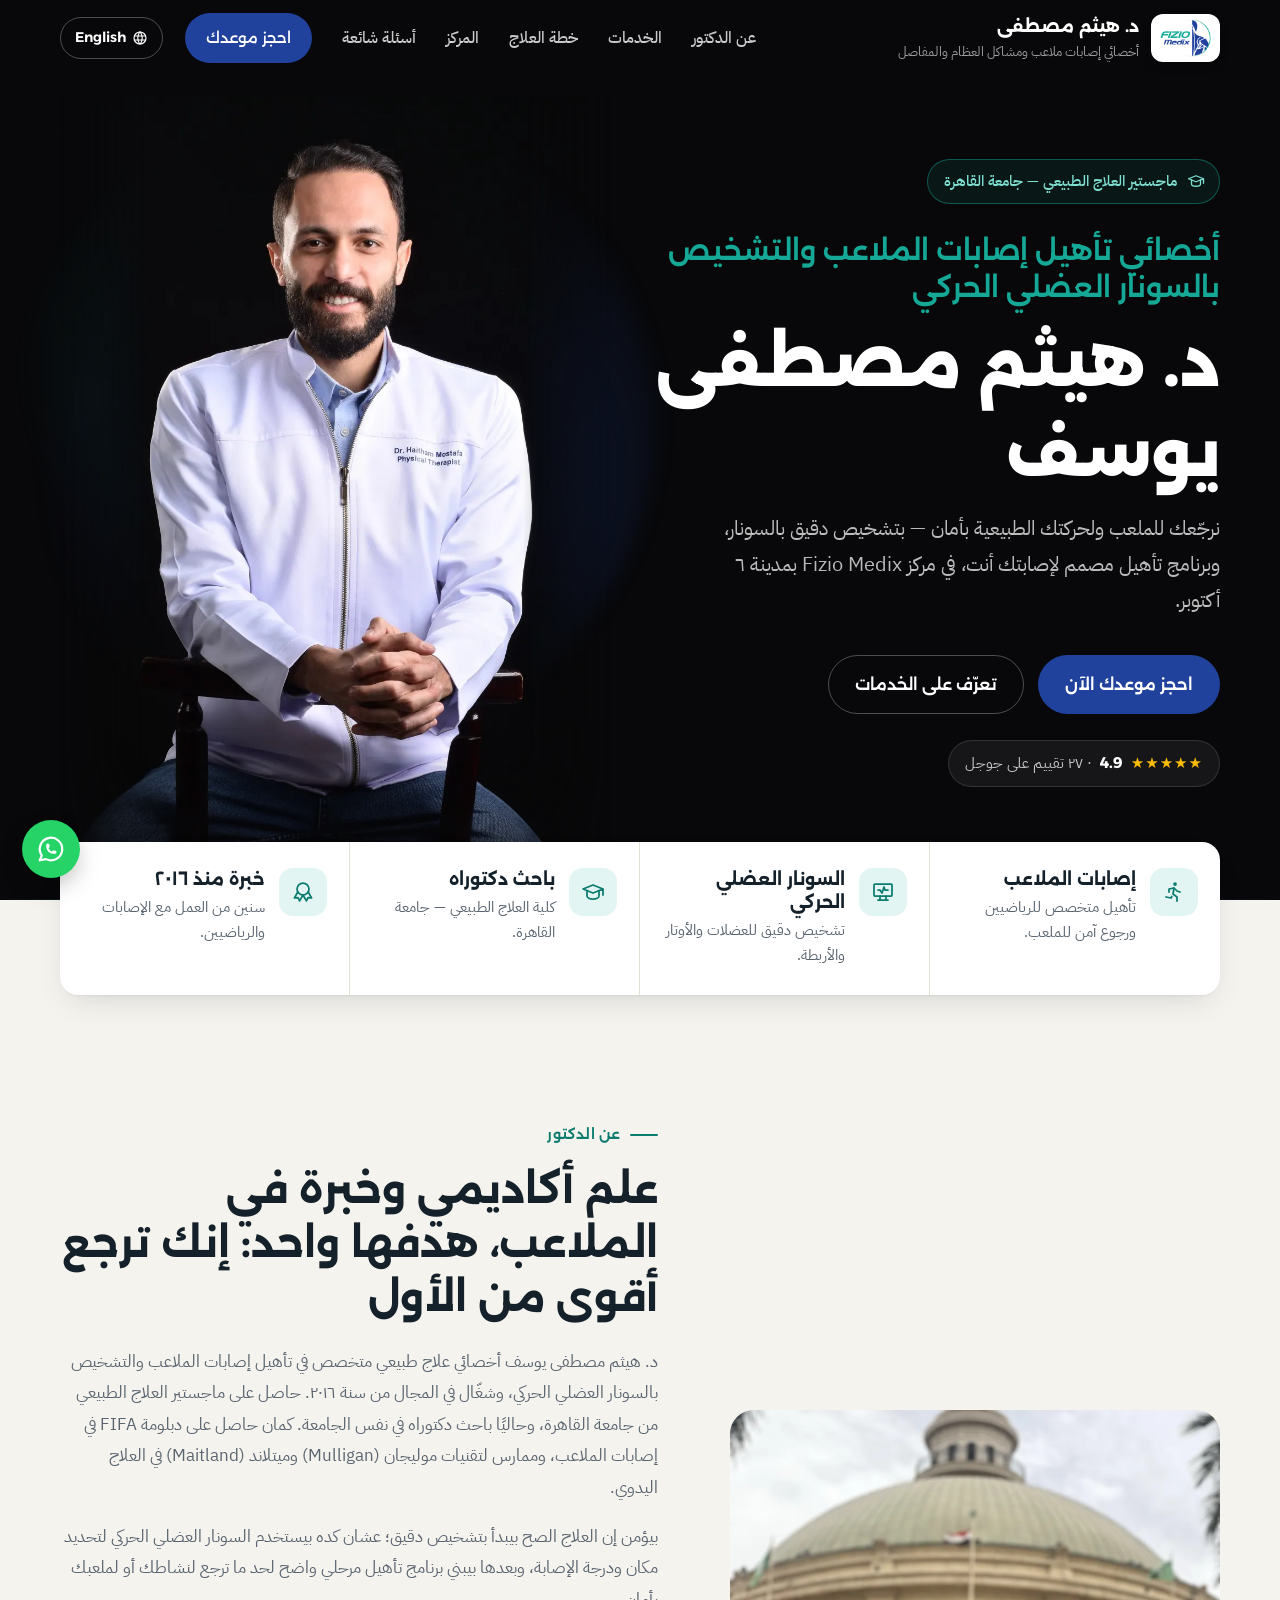
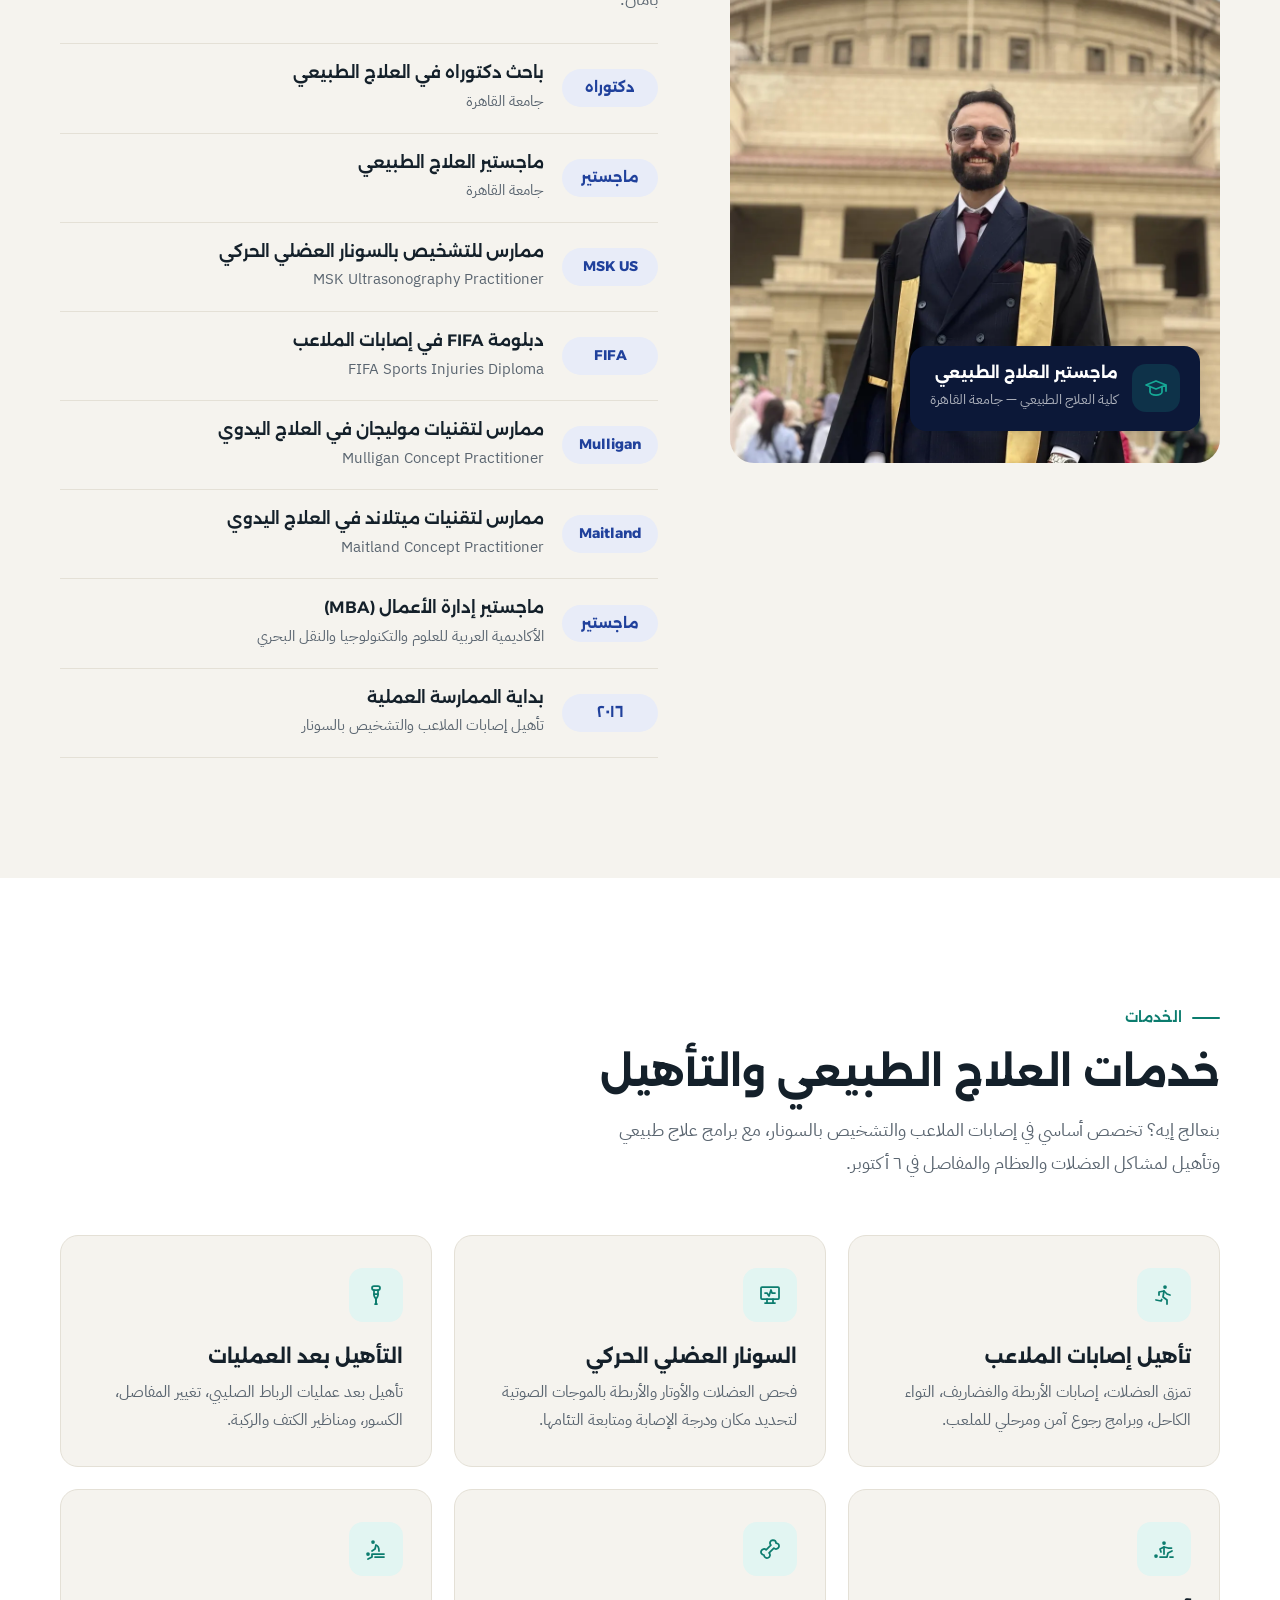
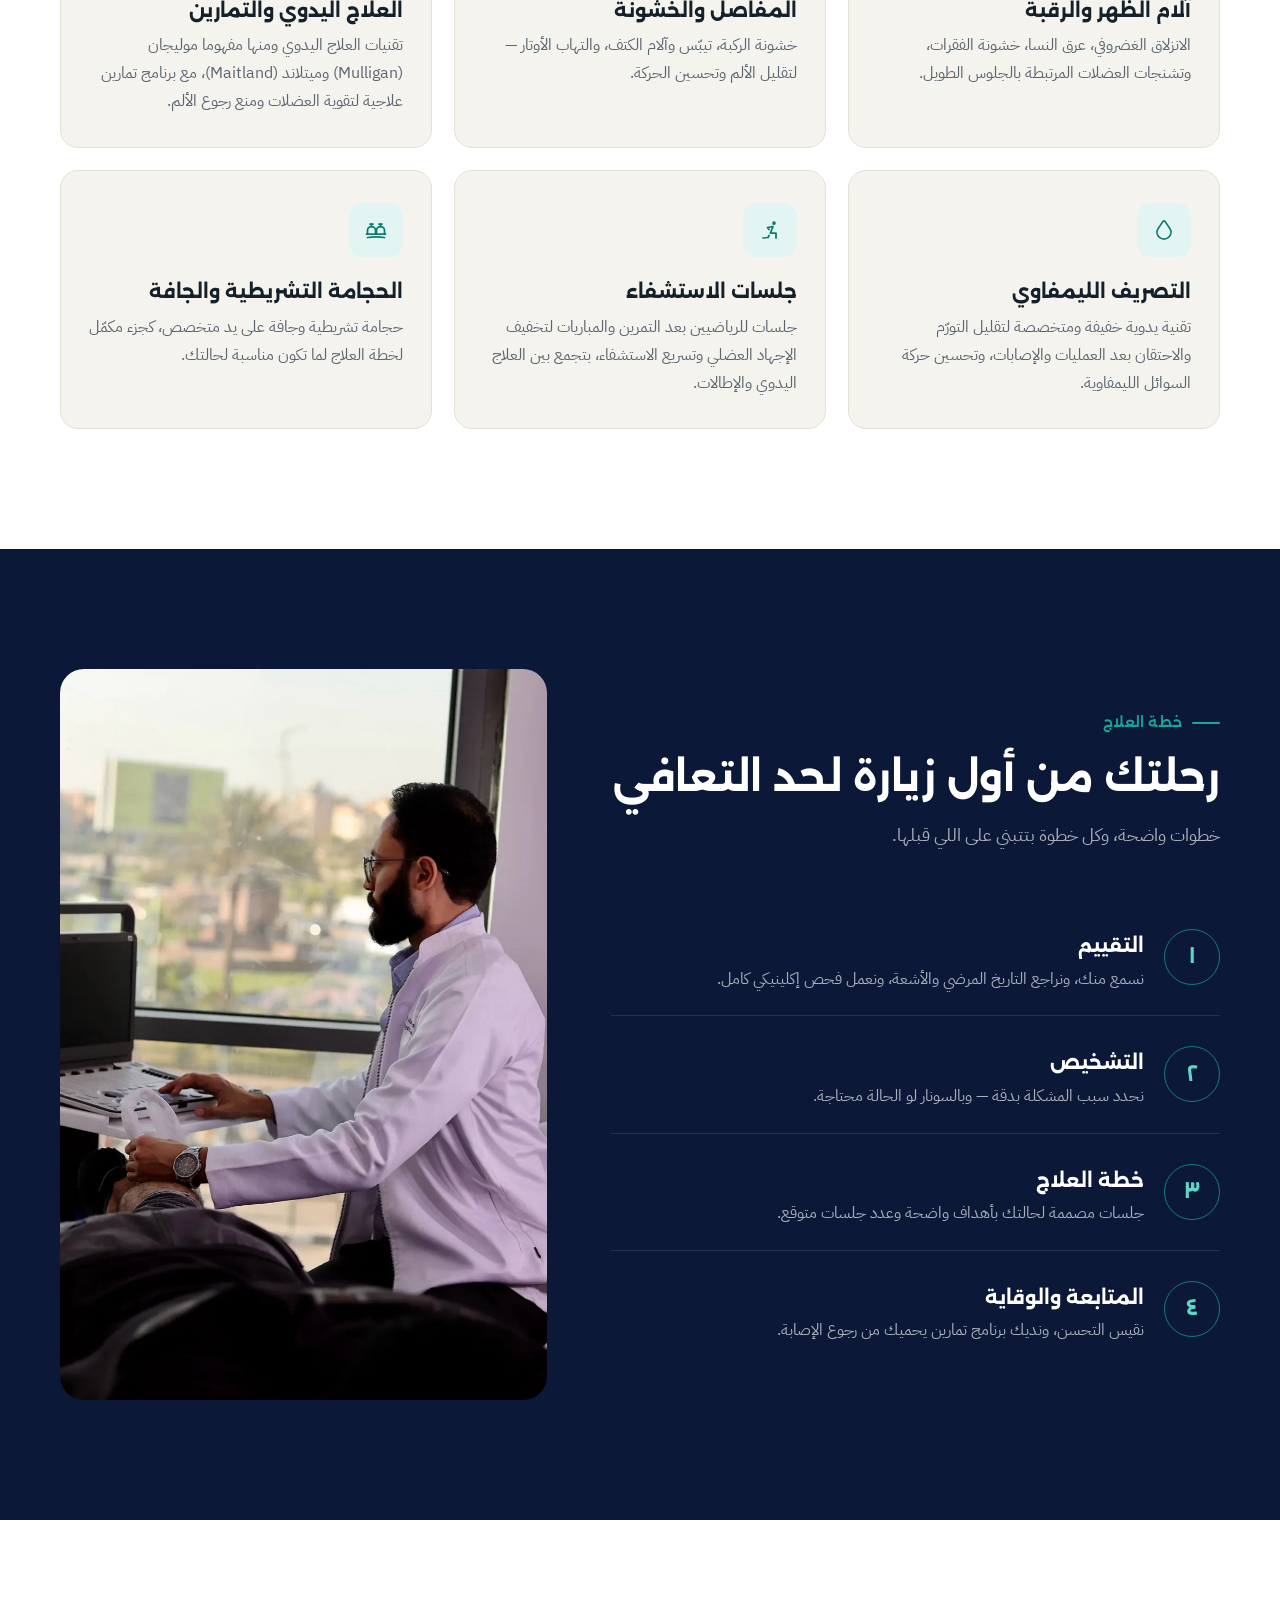
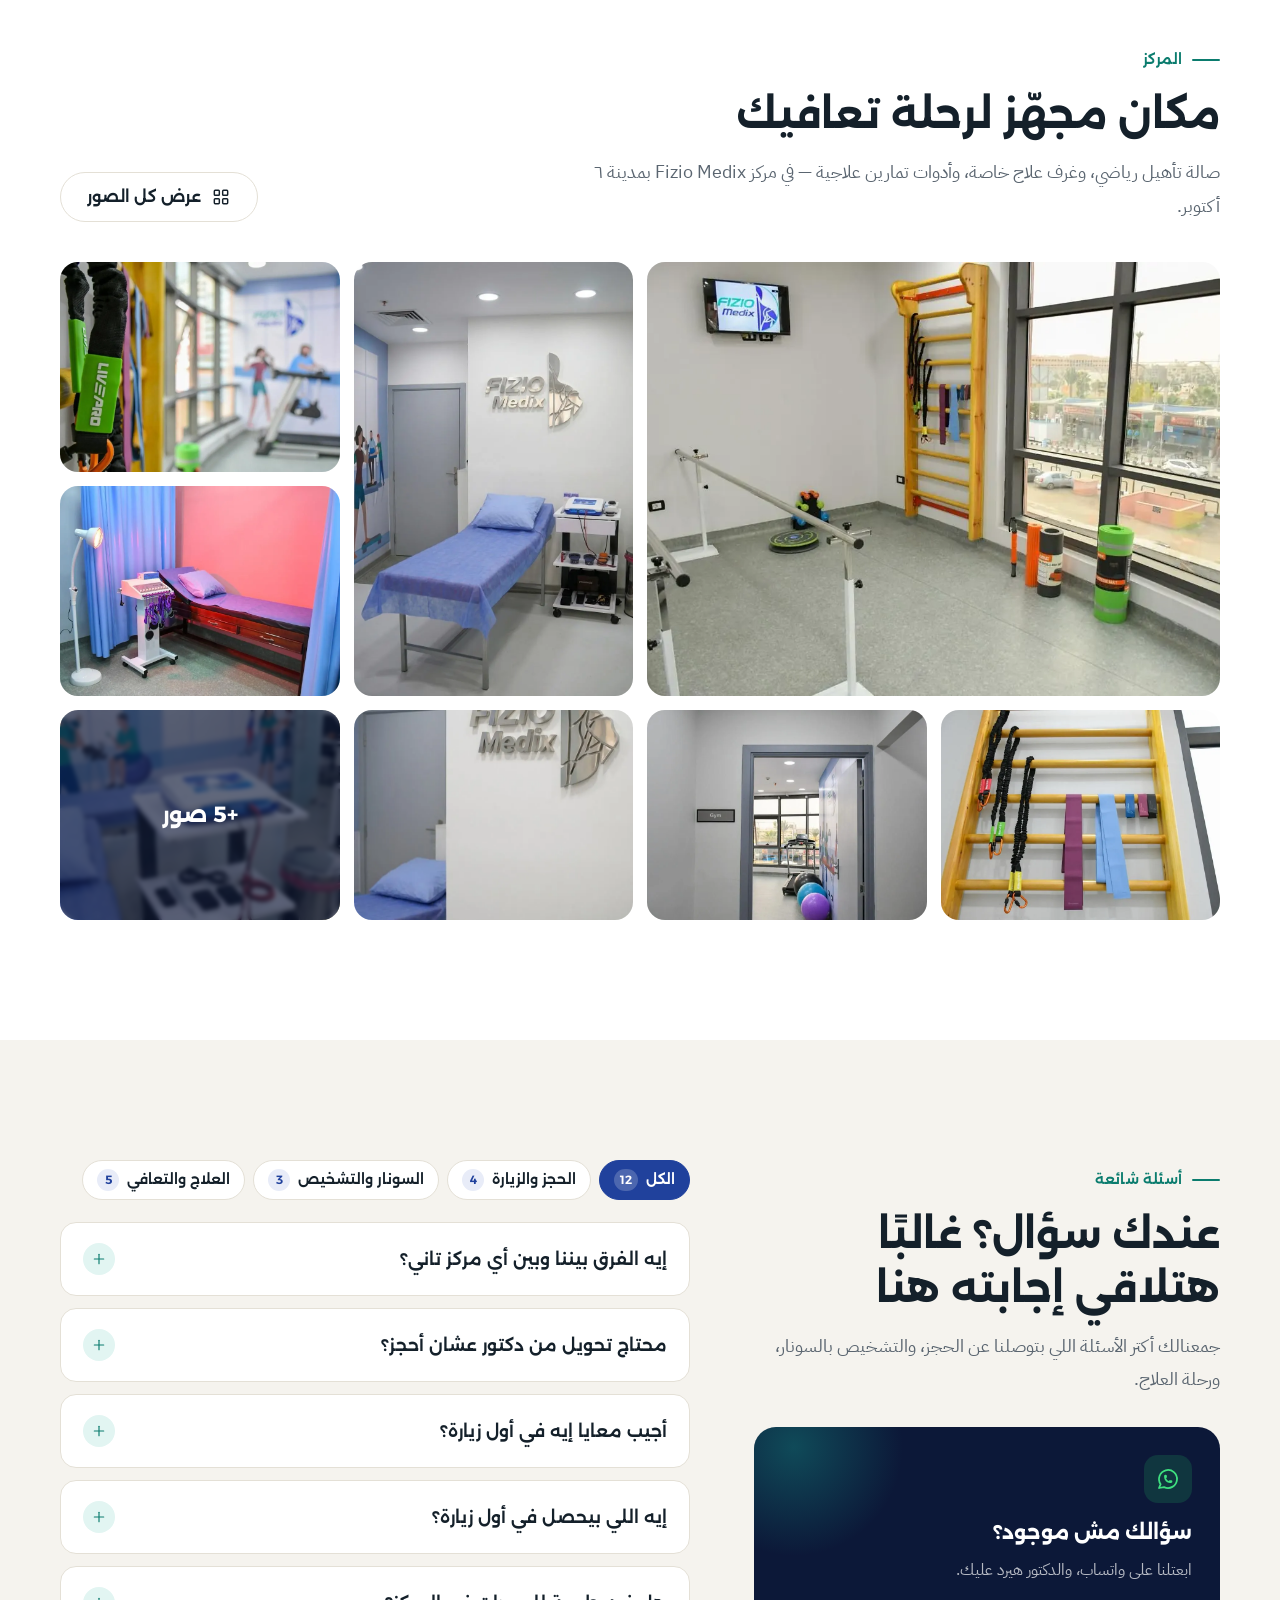
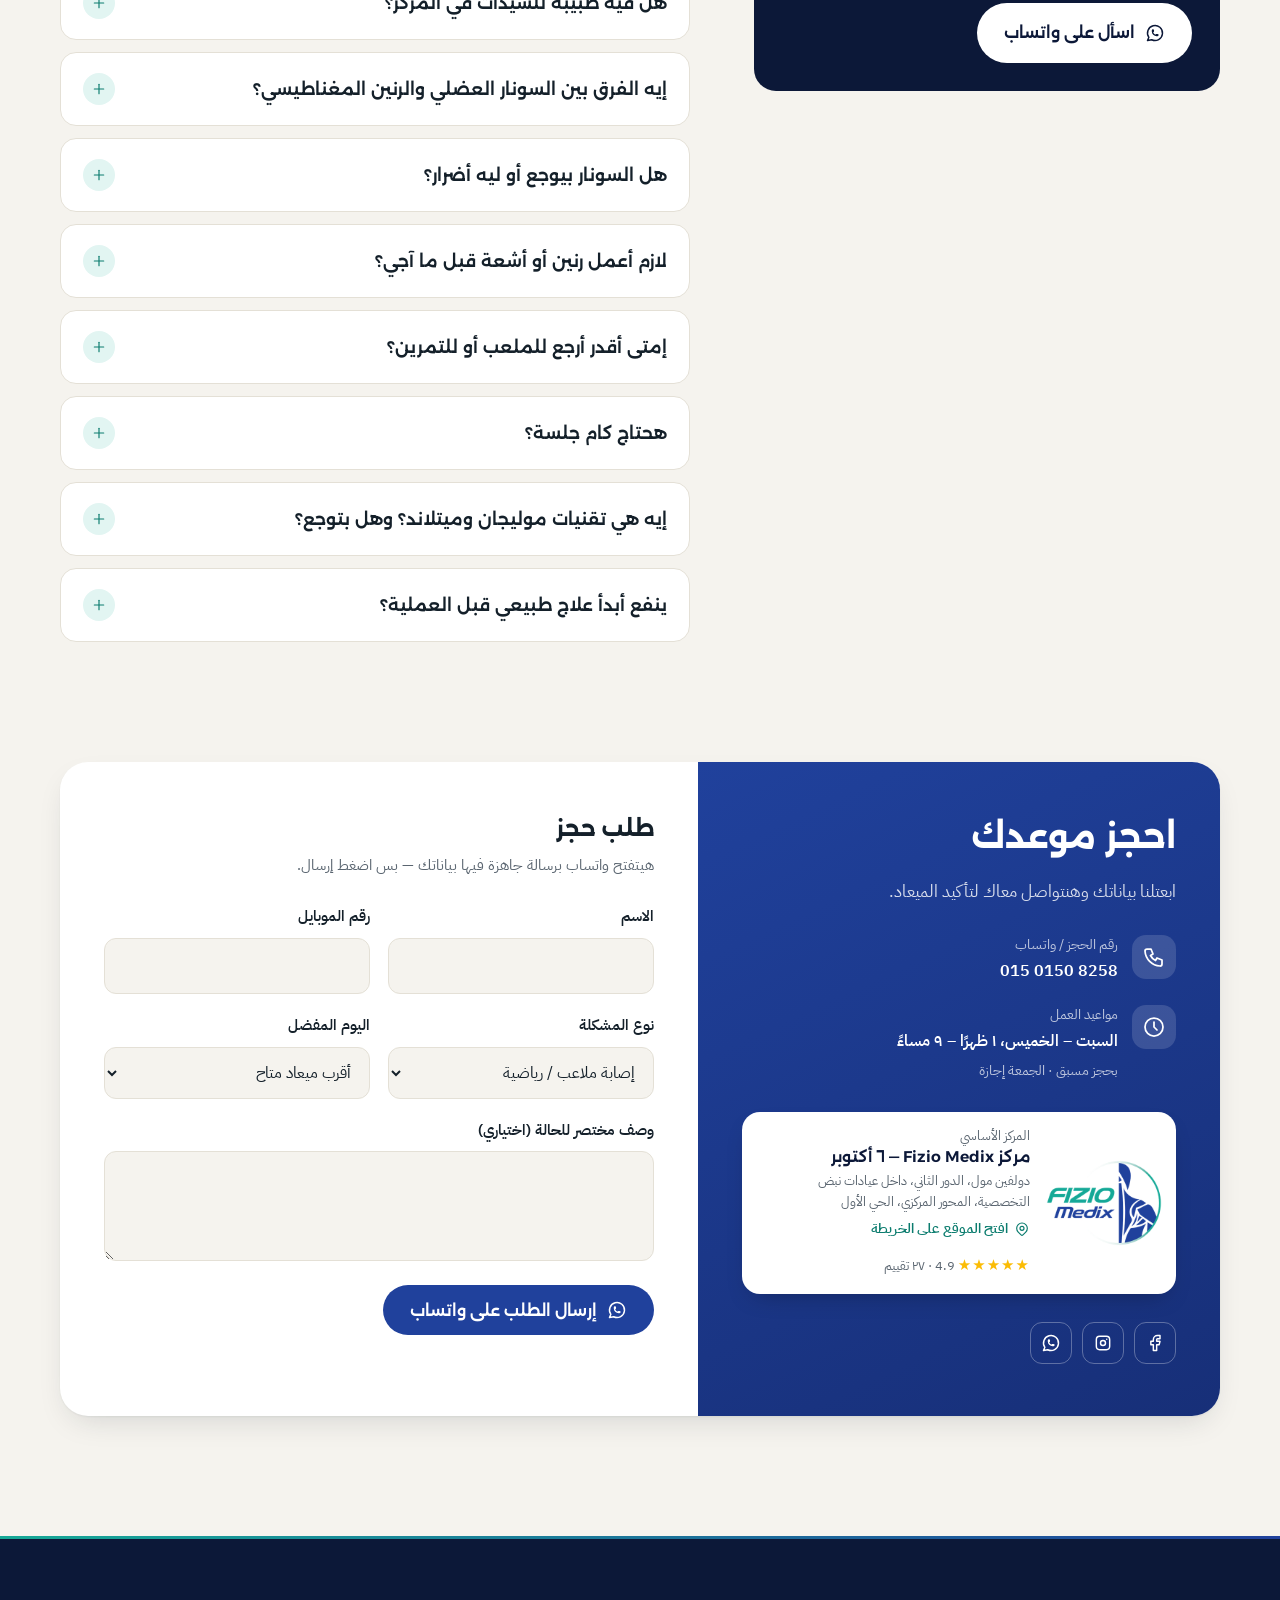
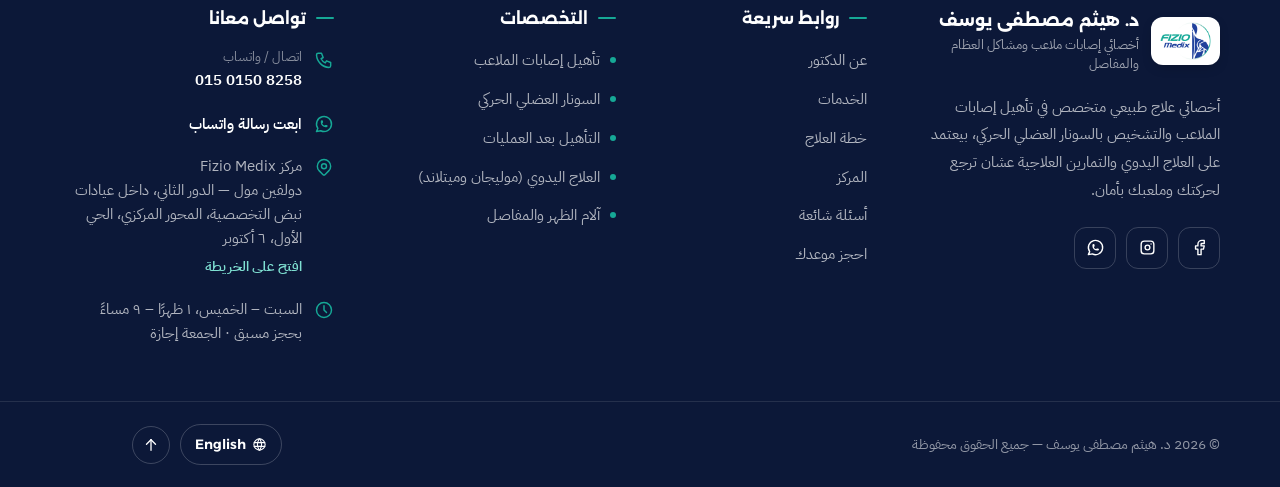
<file: index.html>
<!doctype html>
<html lang="ar" dir="rtl">
<head>
<meta charset="utf-8">
<meta name="viewport" content="width=device-width, initial-scale=1">
<title>د. هيثم مصطفى | علاج طبيعي وإصابات ملاعب في ٦ أكتوبر — Fizio Medix</title>
<meta name="description" content="د. هيثم مصطفى يوسف، أخصائي علاج طبيعي وإصابات ملاعب في ٦ أكتوبر (مركز Fizio Medix): سونار عضلي، علاج يدوي موليجان وميتلاند، تأهيل الرباط الصليبي والانزلاق الغضروفي.">
<meta name="robots" content="index,follow,max-image-preview:large">
<meta property="og:type" content="website">
<meta property="og:site_name" content="Fizio Medix">
<meta property="og:url" content="https://fiziomedix.com/">
<meta property="og:title" content="د. هيثم مصطفى يوسف | أخصائي إصابات ملاعب ومشاكل العظام والمفاصل">
<meta property="og:description" content="تأهيل إصابات الملاعب والتشخيص بالسونار العضلي الحركي وعلاج يدوي (موليجان وميتلاند) في مركز Fizio Medix بمدينة ٦ أكتوبر. احجز على واتساب.">
<meta property="og:locale" content="ar_EG">
<meta property="og:locale:alternate" content="en_US">
<meta property="og:image" content="https://fiziomedix.com/images/og-image.jpg?v=2">
<meta property="og:image:secure_url" content="https://fiziomedix.com/images/og-image.jpg?v=2">
<meta property="og:image:type" content="image/jpeg">
<meta property="og:image:width" content="1200">
<meta property="og:image:height" content="630">
<meta property="og:image:alt" content="د. هيثم مصطفى يوسف — أخصائي إصابات ملاعب ومشاكل العظام والمفاصل، مركز Fizio Medix">
<meta name="twitter:card" content="summary_large_image">
<meta name="twitter:title" content="د. هيثم مصطفى يوسف | أخصائي إصابات ملاعب ومشاكل العظام والمفاصل">
<meta name="twitter:description" content="تأهيل إصابات الملاعب والتشخيص بالسونار العضلي الحركي وعلاج يدوي (موليجان وميتلاند) في مركز Fizio Medix بمدينة ٦ أكتوبر. احجز على واتساب.">
<meta name="twitter:image" content="https://fiziomedix.com/images/og-image.jpg?v=2">
<meta name="theme-color" content="#20419c">
<!-- seo -->
<link rel="canonical" href="https://fiziomedix.com/">
<link rel="alternate" hreflang="ar" href="https://fiziomedix.com/">
<link rel="alternate" hreflang="en" href="https://fiziomedix.com/en.html">
<link rel="alternate" hreflang="x-default" href="https://fiziomedix.com/">
<link rel="icon" href="/favicon.ico" sizes="any">
<link rel="icon" type="image/png" sizes="32x32" href="/favicon-32.png">
<link rel="apple-touch-icon" href="/images/apple-touch-icon.png">
<link rel="manifest" href="/site.webmanifest">
<!-- /seo -->
<link rel="preconnect" href="https://fonts.googleapis.com">
<link rel="preconnect" href="https://fonts.gstatic.com" crossorigin>
<link href="https://fonts.googleapis.com/css2?family=Alexandria:wght@500;600;700;800&family=IBM+Plex+Sans+Arabic:wght@400;500;600&display=swap" rel="stylesheet">
<link rel="preload" as="image" href="images/hero.webp" type="image/webp" fetchpriority="high">
<link rel="stylesheet" href="css/style.css">
<script type="application/ld+json" id="faq-schema">
{
 "@context": "https://schema.org",
 "@type": "FAQPage",
 "inLanguage": "ar",
 "mainEntity": [
  {
   "@type": "Question",
   "name": "إيه الفرق بيننا وبين أي مركز تاني؟",
   "acceptedAnswer": {
    "@type": "Answer",
    "text": "الفرق الأساسي إن العلاج عندنا بيعتمد على العلاج اليدوي بشكل أكبر، مش مجرد أجهزة علاجية. الجلسة مش إنك تتوصّل على جهاز وتستنى؛ الأخصائي بيشتغل معاك بإيده بتقنيات زي موليجان وميتلاند، مع تمارين علاجية مصممة لإصابتك، والأجهزة بتُستخدم كعامل مساعد بس لما يكون ليها لازمة فعلًا. وكمان التشخيص بالسونار العضلي في نفس الزيارة بيخلّينا نعالج السبب الحقيقي ونتابع التحسّن بشكل واضح."
   }
  },
  {
   "@type": "Question",
   "name": "محتاج تحويل من دكتور عشان أحجز؟",
   "acceptedAnswer": {
    "@type": "Answer",
    "text": "لأ، تقدر تحجز على طول. لو متابع مع دكتور عظام أو عملت عملية، هات معاك تقريره وأي أشعة سابقة عشان نكمّل على نفس الخطة."
   }
  },
  {
   "@type": "Question",
   "name": "أجيب معايا إيه في أول زيارة؟",
   "acceptedAnswer": {
    "@type": "Answer",
    "text": "أي أشعة أو رنين أو سونار عملته قبل كده، تقرير العملية لو عملت عملية، وأسماء الأدوية اللي بتاخدها. والبس لبس رياضي مريح يسهّل فحص مكان الإصابة."
   }
  },
  {
   "@type": "Question",
   "name": "إيه اللي بيحصل في أول زيارة؟",
   "acceptedAnswer": {
    "@type": "Answer",
    "text": "بنبدأ بتقييم كامل: نسمع منك قصة الإصابة، ونفحص الحركة والقوة ومكان الألم، ولو محتاج بنعمل سونار عضلي في نفس الزيارة. بتمشي وإنت فاهم تشخيصك وخطة العلاج وأول تمارين ليك."
   }
  },
  {
   "@type": "Question",
   "name": "هل فيه طبيبة للسيدات في المركز؟",
   "acceptedAnswer": {
    "@type": "Answer",
    "text": "أيوه، في المركز ٥ طبيبات علاج طبيعي. لو تفضّلي إن جلساتك تبقى مع طبيبة، اكتبي ده في طلب الحجز أو ابعتيلنا على واتساب، وهنرتّب ده معاكي."
   }
  },
  {
   "@type": "Question",
   "name": "إيه الفرق بين السونار العضلي والرنين المغناطيسي؟",
   "acceptedAnswer": {
    "@type": "Answer",
    "text": "السونار العضلي بيصوّر العضلات والأوتار والأربطة وهي بتتحرك، وبيتعمل في العيادة في نفس الزيارة، وبيسمح نقارن الجهة المصابة بالسليمة ونتابع الالتئام من جلسة للتانية. الرنين أدق في حاجات تانية زي الغضاريف جوه المفصل والعظم، ولو حالتك محتاجاه هنقولك."
   }
  },
  {
   "@type": "Question",
   "name": "هل السونار بيوجع أو ليه أضرار؟",
   "acceptedAnswer": {
    "@type": "Answer",
    "text": "لأ. السونار مفيهوش أي إشعاع ومش بيوجع، وينفع يتكرر أكتر من مرة بأمان — وده اللي بيخلّيه مناسب لمتابعة التئام الإصابة."
   }
  },
  {
   "@type": "Question",
   "name": "لازم أعمل رنين أو أشعة قبل ما آجي؟",
   "acceptedAnswer": {
    "@type": "Answer",
    "text": "مش شرط. في حالات كتير الفحص الإكلينيكي مع السونار بيكفي للتشخيص. لو احتجنا أشعة أو رنين هنوضحلك ليه، وإيه اللي محتاجين نشوفه بالظبط."
   }
  },
  {
   "@type": "Question",
   "name": "إمتى أقدر أرجع للملعب أو للتمرين؟",
   "acceptedAnswer": {
    "@type": "Answer",
    "text": "الرجوع مش بعدد أيام، لكن بمعايير: الألم، ومدى الحركة، والقوة مقارنةً بالجهة السليمة، واختبارات حركية زي الجري والقفز وتغيير الاتجاه. بنرجّعك على مراحل عشان نقلل فرصة إن الإصابة ترجع."
   }
  },
  {
   "@type": "Question",
   "name": "هحتاج كام جلسة؟",
   "acceptedAnswer": {
    "@type": "Answer",
    "text": "بيتحدد بعد التقييم حسب نوع الإصابة ودرجتها وهدفك — حياة يومية من غير ألم ولا رجوع للمنافسة. بنقولك من الأول العدد المتوقع، وبنراجعه مع تحسّنك."
   }
  },
  {
   "@type": "Question",
   "name": "إيه هي تقنيات موليجان وميتلاند؟ وهل بتوجع؟",
   "acceptedAnswer": {
    "@type": "Answer",
    "text": "دي مدارس معروفة في العلاج اليدوي لتحسين حركة المفاصل وتقليل الألم. موليجان بيعتمد على تحريك المفصل وإنت بتعمل الحركة بنفسك، وميتلاند بيعتمد على تحريك المفصل بحركات متدرجة. المفروض تبقى مريحة، ولو حسيت بألم بنعدّل فورًا. ممكن تحس بشد بسيط بعدها بيروح خلال يوم أو اتنين."
   }
  },
  {
   "@type": "Question",
   "name": "ينفع أبدأ علاج طبيعي قبل العملية؟",
   "acceptedAnswer": {
    "@type": "Answer",
    "text": "أيوه، وده مفيد جدًا في عمليات زي الرباط الصليبي: التأهيل قبل العملية بيقلل التورم ويحسّن الحركة وقوة العضلة، وده بيسهّل التعافي بعدها. وبعد العملية بنمشي على البروتوكول بالتنسيق مع الجرّاح."
   }
  }
 ]
}
</script>
<script type="application/ld+json" id="business-schema">
{
 "@context": "https://schema.org",
 "@graph": [
  {
   "@type": [
    "Physiotherapy",
    "MedicalClinic"
   ],
   "@id": "https://fiziomedix.com/#clinic",
   "name": "Fizio Medix",
   "alternateName": [
    "فيزيو ميديكس",
    "Fizio Medix — Dr. Haitham Mostafa"
   ],
   "description": "مركز علاج طبيعي وتأهيل إصابات ملاعب في مدينة ٦ أكتوبر، بإشراف د. هيثم مصطفى يوسف.",
   "url": "https://fiziomedix.com/",
   "logo": "https://fiziomedix.com/images/fizio-medix-logo.png",
   "image": [
    "https://fiziomedix.com/images/og-image.jpg",
    "https://fiziomedix.com/images/center/01-gym.webp",
    "https://fiziomedix.com/images/center/02-room-logo.webp"
   ],
   "telephone": "+201501508258",
   "priceRange": "$$",
   "currenciesAccepted": "EGP",
   "address": {
    "@type": "PostalAddress",
    "streetAddress": "دولفين مول، الدور الثاني، داخل عيادات نبض التخصصية، المحور المركزي، الحي الأول",
    "addressLocality": "مدينة ٦ أكتوبر",
    "addressRegion": "الجيزة",
    "postalCode": "12573",
    "addressCountry": "EG"
   },
   "geo": {
    "@type": "GeoCoordinates",
    "latitude": 29.9779021,
    "longitude": 30.955025
   },
   "hasMap": "https://maps.google.com/?cid=5573821603864018781",
   "areaServed": {
    "@type": "City",
    "name": "مدينة ٦ أكتوبر"
   },
   "availableService": [
    {
     "@type": "MedicalTherapy",
     "name": "تأهيل إصابات الملاعب"
    },
    {
     "@type": "MedicalTherapy",
     "name": "التشخيص بالسونار العضلي الحركي"
    },
    {
     "@type": "MedicalTherapy",
     "name": "التأهيل بعد العمليات"
    },
    {
     "@type": "MedicalTherapy",
     "name": "تأهيل بعد الكسور"
    },
    {
     "@type": "MedicalTherapy",
     "name": "علاج آلام الظهر والرقبة"
    },
    {
     "@type": "MedicalTherapy",
     "name": "علاج الانزلاق الغضروفي وعرق النسا"
    },
    {
     "@type": "MedicalTherapy",
     "name": "علاج خشونة المفاصل"
    },
    {
     "@type": "MedicalTherapy",
     "name": "العلاج اليدوي (موليجان وميتلاند)"
    },
    {
     "@type": "MedicalTherapy",
     "name": "التصريف الليمفاوي"
    },
    {
     "@type": "MedicalTherapy",
     "name": "جلسات الاستشفاء"
    },
    {
     "@type": "MedicalTherapy",
     "name": "الحجامة التشريطية والجافة"
    }
   ],
   "sameAs": [
    "https://www.facebook.com/share/1A85MPL6AB/",
    "https://www.instagram.com/fizio_medix/",
    "https://maps.google.com/?cid=5573821603864018781"
   ],
   "employee": {
    "@id": "https://fiziomedix.com/#doctor"
   },
   "contactPoint": {
    "@type": "ContactPoint",
    "telephone": "+201501508258",
    "contactType": "appointments",
    "availableLanguage": [
     "ar",
     "en"
    ]
   },
   "openingHoursSpecification": [
    {
     "@type": "OpeningHoursSpecification",
     "dayOfWeek": [
      "Saturday",
      "Sunday",
      "Monday",
      "Tuesday",
      "Wednesday",
      "Thursday"
     ],
     "opens": "13:00",
     "closes": "21:00"
    }
   ],
   "openingHours": "Sa-Th 13:00-21:00"
  },
  {
   "@type": "Person",
   "@id": "https://fiziomedix.com/#doctor",
   "name": "د. هيثم مصطفى يوسف",
   "alternateName": [
    "Haitham Mostafa Youssef",
    "Haytham Mostafa Youssef",
    "Dr. Haytham Mostafa",
    "Dr. Haitham Mostafa",
    "د. هيثم مصطفى"
   ],
   "jobTitle": "أخصائي إصابات ملاعب ومشاكل العظام والمفاصل",
   "image": "https://fiziomedix.com/images/hero.jpg",
   "url": "https://fiziomedix.com/",
   "alumniOf": [
    {
     "@type": "CollegeOrUniversity",
     "name": "جامعة القاهرة"
    },
    {
     "@type": "CollegeOrUniversity",
     "name": "الأكاديمية العربية للعلوم والتكنولوجيا والنقل البحري"
    }
   ],
   "hasCredential": [
    {
     "@type": "EducationalOccupationalCredential",
     "name": "ماجستير العلاج الطبيعي",
     "credentialCategory": "degree",
     "recognizedBy": {
      "@type": "Organization",
      "name": "جامعة القاهرة"
     }
    },
    {
     "@type": "EducationalOccupationalCredential",
     "name": "ماجستير إدارة الأعمال (MBA)",
     "credentialCategory": "degree",
     "recognizedBy": {
      "@type": "Organization",
      "name": "الأكاديمية العربية للعلوم والتكنولوجيا والنقل البحري"
     }
    },
    {
     "@type": "EducationalOccupationalCredential",
     "name": "FIFA Sports Injuries Diploma",
     "credentialCategory": "certificate",
     "recognizedBy": {
      "@type": "Organization",
      "name": "FIFA"
     }
    },
    {
     "@type": "EducationalOccupationalCredential",
     "name": "MSK Ultrasonography Practitioner",
     "credentialCategory": "certificate"
    },
    {
     "@type": "EducationalOccupationalCredential",
     "name": "Mulligan Concept Practitioner",
     "credentialCategory": "certificate"
    },
    {
     "@type": "EducationalOccupationalCredential",
     "name": "Maitland Concept Practitioner",
     "credentialCategory": "certificate"
    }
   ],
   "knowsAbout": [
    "تأهيل إصابات الملاعب",
    "التشخيص بالسونار العضلي الحركي",
    "التأهيل بعد العمليات",
    "تأهيل بعد الكسور",
    "علاج آلام الظهر والرقبة",
    "علاج الانزلاق الغضروفي وعرق النسا",
    "علاج خشونة المفاصل",
    "العلاج اليدوي (موليجان وميتلاند)"
   ],
   "worksFor": {
    "@id": "https://fiziomedix.com/#clinic"
   }
  },
  {
   "@type": "WebSite",
   "@id": "https://fiziomedix.com/#website",
   "url": "https://fiziomedix.com/",
   "name": "Fizio Medix",
   "inLanguage": [
    "ar",
    "en"
   ],
   "publisher": {
    "@id": "https://fiziomedix.com/#clinic"
   }
  }
 ]
}
</script>
</head>
<body>

<!-- SVG icon sprite (Tabler Icons, MIT) -->
<svg width="0" height="0" style="position:absolute" aria-hidden="true">
  <symbol id="i-run" viewBox="0 0 24 24" fill="none" stroke="currentColor" stroke-width="1.75" stroke-linecap="round" stroke-linejoin="round"><path d="M13 4m-1 0a1 1 0 1 0 2 0a1 1 0 1 0 -2 0" /> <path d="M4 17l5 1l.75 -1.5" /> <path d="M15 21l0 -4l-4 -3l1 -6" /> <path d="M7 12l0 -3l5 -1l3 3l3 1" /></symbol>
  <symbol id="i-scan" viewBox="0 0 24 24" fill="none" stroke="currentColor" stroke-width="1.75" stroke-linecap="round" stroke-linejoin="round"><path d="M3 4m0 1a1 1 0 0 1 1 -1h16a1 1 0 0 1 1 1v10a1 1 0 0 1 -1 1h-16a1 1 0 0 1 -1 -1z" /> <path d="M7 20h10" /> <path d="M9 16v4" /> <path d="M15 16v4" /> <path d="M7 10h2l2 3l2 -6l1 3h3" /></symbol>
  <symbol id="i-rehab" viewBox="0 0 24 24" fill="none" stroke="currentColor" stroke-width="1.75" stroke-linecap="round" stroke-linejoin="round"><path d="M8 3m0 2a2 2 0 0 1 2 -2h4a2 2 0 0 1 2 2v0a2 2 0 0 1 -2 2h-4a2 2 0 0 1 -2 -2z" /> <path d="M11 21h2" /> <path d="M12 21v-4.092a3 3 0 0 1 .504 -1.664l.992 -1.488a3 3 0 0 0 .504 -1.664v-5.092" /> <path d="M12 21v-4.092a3 3 0 0 0 -.504 -1.664l-.992 -1.488a3 3 0 0 1 -.504 -1.664v-5.092" /> <path d="M10 11h4" /></symbol>
  <symbol id="i-spine" viewBox="0 0 24 24" fill="none" stroke="currentColor" stroke-width="1.75" stroke-linecap="round" stroke-linejoin="round"><path d="M9 15l-1 -3l4 -2l4 1h3.5" /> <path d="M4 19m-1 0a1 1 0 1 0 2 0a1 1 0 1 0 -2 0" /> <path d="M12 6m-1 0a1 1 0 1 0 2 0a1 1 0 1 0 -2 0" /> <path d="M12 17v-7" /> <path d="M8 20h7l1 -4l4 -2" /> <path d="M18 20h3" /></symbol>
  <symbol id="i-knee" viewBox="0 0 24 24" fill="none" stroke="currentColor" stroke-width="1.75" stroke-linecap="round" stroke-linejoin="round"><path d="M15 3a3 3 0 0 1 3 3a3 3 0 1 1 -2.12 5.122l-4.758 4.758a3 3 0 1 1 -5.117 2.297l0 -.177l-.176 0a3 3 0 1 1 2.298 -5.115l4.758 -4.758a3 3 0 0 1 2.12 -5.122z" /></symbol>
  <symbol id="i-hands" viewBox="0 0 24 24" fill="none" stroke="currentColor" stroke-width="1.75" stroke-linecap="round" stroke-linejoin="round"><path d="M4 17m-1 0a1 1 0 1 0 2 0a1 1 0 1 0 -2 0" /> <path d="M9 5m-1 0a1 1 0 1 0 2 0a1 1 0 1 0 -2 0" /> <path d="M4 22l4 -2v-3h12" /> <path d="M11 20h9" /> <path d="M8 14l3 -2l1 -4c3 1 3 4 3 6" /></symbol>
  <symbol id="i-drop" viewBox="0 0 24 24" fill="none" stroke="currentColor" stroke-width="1.75" stroke-linecap="round" stroke-linejoin="round"><path d="M7.502 19.423c2.602 2.105 6.395 2.105 8.996 0c2.602 -2.105 3.262 -5.708 1.566 -8.546l-4.89 -7.26c-.42 -.625 -1.287 -.803 -1.936 -.397a1.376 1.376 0 0 0 -.41 .397l-4.893 7.26c-1.695 2.838 -1.035 6.441 1.567 8.546z" /></symbol>
  <symbol id="i-recover" viewBox="0 0 24 24" fill="none" stroke="currentColor" stroke-width="1.75" stroke-linecap="round" stroke-linejoin="round"><path d="M16 5m-1 0a1 1 0 1 0 2 0a1 1 0 1 0 -2 0" /> <path d="M5 20l5 -.5l1 -2" /> <path d="M18 20v-5h-5.5l2.5 -6.5l-5.5 1l1.5 2" /></symbol>
  <symbol id="i-cap" viewBox="0 0 24 24" fill="none" stroke="currentColor" stroke-width="1.75" stroke-linecap="round" stroke-linejoin="round"><path d="M22 9l-10 -4l-10 4l10 4l10 -4v6" /> <path d="M6 10.6v5.4a6 3 0 0 0 12 0v-5.4" /></symbol>
  <symbol id="i-award" viewBox="0 0 24 24" fill="none" stroke="currentColor" stroke-width="1.75" stroke-linecap="round" stroke-linejoin="round"><path d="M12 9m-6 0a6 6 0 1 0 12 0a6 6 0 1 0 -12 0" /> <path d="M12 15l3.4 5.89l1.598 -3.233l3.598 .232l-3.4 -5.889" /> <path d="M6.802 12l-3.4 5.89l3.598 -.233l1.598 3.232l3.4 -5.889" /></symbol>
  <symbol id="i-phone" viewBox="0 0 24 24" fill="none" stroke="currentColor" stroke-width="1.75" stroke-linecap="round" stroke-linejoin="round"><path d="M5 4h4l2 5l-2.5 1.5a11 11 0 0 0 5 5l1.5 -2.5l5 2v4a2 2 0 0 1 -2 2a16 16 0 0 1 -15 -15a2 2 0 0 1 2 -2" /></symbol>
  <symbol id="i-pin" viewBox="0 0 24 24" fill="none" stroke="currentColor" stroke-width="1.75" stroke-linecap="round" stroke-linejoin="round"><path d="M9 11a3 3 0 1 0 6 0a3 3 0 0 0 -6 0" /> <path d="M17.657 16.657l-4.243 4.243a2 2 0 0 1 -2.827 0l-4.244 -4.243a8 8 0 1 1 11.314 0z" /></symbol>
  <symbol id="i-clock" viewBox="0 0 24 24" fill="none" stroke="currentColor" stroke-width="1.75" stroke-linecap="round" stroke-linejoin="round"><path d="M3 12a9 9 0 1 0 18 0a9 9 0 0 0 -18 0" /> <path d="M12 7v5l3 3" /></symbol>
  <symbol id="i-plus" viewBox="0 0 24 24" fill="none" stroke="currentColor" stroke-width="1.75" stroke-linecap="round" stroke-linejoin="round"><path d="M12 5l0 14" /> <path d="M5 12l14 0" /></symbol>
  <symbol id="i-wa" viewBox="0 0 24 24" fill="none" stroke="currentColor" stroke-width="1.75" stroke-linecap="round" stroke-linejoin="round"><path d="M3 21l1.65 -3.8a9 9 0 1 1 3.4 2.9l-5.05 .9" /> <path d="M9 10a.5 .5 0 0 0 1 0v-1a.5 .5 0 0 0 -1 0v1a5 5 0 0 0 5 5h1a.5 .5 0 0 0 0 -1h-1a.5 .5 0 0 0 0 1" /></symbol>
  <symbol id="i-fb" viewBox="0 0 24 24" fill="none" stroke="currentColor" stroke-width="1.75" stroke-linecap="round" stroke-linejoin="round"><path d="M7 10v4h3v7h4v-7h3l1 -4h-4v-2a1 1 0 0 1 1 -1h3v-4h-3a5 5 0 0 0 -5 5v2h-3" /></symbol>
  <symbol id="i-ig" viewBox="0 0 24 24" fill="none" stroke="currentColor" stroke-width="1.75" stroke-linecap="round" stroke-linejoin="round"><path d="M4 4m0 4a4 4 0 0 1 4 -4h8a4 4 0 0 1 4 4v8a4 4 0 0 1 -4 4h-8a4 4 0 0 1 -4 -4z" /> <path d="M12 12m-3 0a3 3 0 1 0 6 0a3 3 0 1 0 -6 0" /> <path d="M16.5 7.5l0 .01" /></symbol>
  <symbol id="i-globe" viewBox="0 0 24 24" fill="none" stroke="currentColor" stroke-width="1.75" stroke-linecap="round" stroke-linejoin="round"><path d="M3 12a9 9 0 1 0 18 0a9 9 0 0 0 -18 0" /> <path d="M3.6 9h16.8" /> <path d="M3.6 15h16.8" /> <path d="M11.5 3a17 17 0 0 0 0 18" /> <path d="M12.5 3a17 17 0 0 1 0 18" /></symbol>
  <symbol id="i-up" viewBox="0 0 24 24" fill="none" stroke="currentColor" stroke-width="1.75" stroke-linecap="round" stroke-linejoin="round"><path d="M12 5l0 14" /> <path d="M18 11l-6 -6" /> <path d="M6 11l6 -6" /></symbol>
  <symbol id="i-grid" viewBox="0 0 24 24" fill="none" stroke="currentColor" stroke-width="1.75" stroke-linecap="round" stroke-linejoin="round"><path d="M4 4m0 1a1 1 0 0 1 1 -1h4a1 1 0 0 1 1 1v4a1 1 0 0 1 -1 1h-4a1 1 0 0 1 -1 -1z" /> <path d="M14 4m0 1a1 1 0 0 1 1 -1h4a1 1 0 0 1 1 1v4a1 1 0 0 1 -1 1h-4a1 1 0 0 1 -1 -1z" /> <path d="M4 14m0 1a1 1 0 0 1 1 -1h4a1 1 0 0 1 1 1v4a1 1 0 0 1 -1 1h-4a1 1 0 0 1 -1 -1z" /> <path d="M14 14m0 1a1 1 0 0 1 1 -1h4a1 1 0 0 1 1 1v4a1 1 0 0 1 -1 1h-4a1 1 0 0 1 -1 -1z" /></symbol>
  <symbol id="i-x" viewBox="0 0 24 24" fill="none" stroke="currentColor" stroke-width="1.75" stroke-linecap="round" stroke-linejoin="round"><path d="M18 6l-12 12" /> <path d="M6 6l12 12" /></symbol>
  <symbol id="i-chev" viewBox="0 0 24 24" fill="none" stroke="currentColor" stroke-width="1.75" stroke-linecap="round" stroke-linejoin="round"><path d="M9 6l6 6l-6 6" /></symbol>
  <symbol id="i-menu" viewBox="0 0 24 24" fill="none" stroke="currentColor" stroke-width="1.75" stroke-linecap="round" stroke-linejoin="round"><path d="M4 6l16 0" /> <path d="M4 12l16 0" /> <path d="M4 18l16 0" /></symbol>
  <symbol id="i-cup" viewBox="0 0 24 24" fill="none" stroke="currentColor" stroke-width="1.75" stroke-linecap="round" stroke-linejoin="round"><path d="M2.5 16h19"/><path d="M3.5 16v-3.5a4 4 0 0 1 8 0v3.5"/><path d="M12.5 16v-3.5a4 4 0 0 1 8 0v3.5"/><path d="M7.5 8.5v-2.5"/><path d="M16.5 8.5v-2.5"/><path d="M6 6h3"/><path d="M15 6h3"/><path d="M3.5 19.5c5.7-.9 11.3-.9 17 0"/></symbol>
</svg>

<header class="nav" id="nav">
  <div class="wrap">
    <a href="#top" class="brand" aria-label="د. هيثم مصطفى — الصفحة الرئيسية">
      <span class="brand-logo"><img src="images/fizio-medix-logo.webp" alt="Fizio Medix" width="320" height="238"></span>
      <span class="brand-text"><b>د. هيثم مصطفى</b><span>أخصائي إصابات ملاعب ومشاكل العظام والمفاصل</span></span>
    </a>
    <div class="nav-end">
    <nav class="links" id="links" aria-label="القائمة الرئيسية">
      <a href="#about">عن الدكتور</a>
      <a href="#services">الخدمات</a>
      <a href="#approach">خطة العلاج</a>
      <a href="#center">المركز</a>
      <a href="#faq">أسئلة شائعة</a>
      <a href="#booking" class="btn btn-primary">احجز موعدك</a>
    </nav>
    <a class="lang" href="en.html" hreflang="en" lang="en" data-lang-switch><svg><use href="#i-globe"/></svg><span class="lang-full">English</span><span class="lang-short">EN</span></a>
    <button class="menu-btn" id="menuBtn" aria-label="فتح القائمة" aria-expanded="false" aria-controls="links"><svg><use href="#i-menu"/></svg></button>
    </div>
  </div>
</header>

<main id="top">
  <!-- Hero -->
  <section class="hero">
    <div class="wrap">
      <div class="hero-copy">
        <span class="badge"><svg><use href="#i-cap"/></svg>ماجستير العلاج الطبيعي — جامعة القاهرة</span>
        <h1><small>أخصائي تأهيل إصابات الملاعب والتشخيص بالسونار العضلي الحركي</small>د. هيثم مصطفى يوسف</h1>
        <p class="lead">نرجّعك للملعب ولحركتك الطبيعية بأمان — بتشخيص دقيق بالسونار، وبرنامج تأهيل مصمم لإصابتك أنت، في مركز <span class="ltr">Fizio Medix</span> بمدينة ٦ أكتوبر.</p>
        <div class="hero-cta">
          <a href="#booking" class="btn btn-primary">احجز موعدك الآن</a>
          <a href="#services" class="btn btn-ghost">تعرّف على الخدمات</a>
        </div>
        <a class="rating" href="https://maps.google.com/?cid=5573821603864018781" target="_blank" rel="noopener" aria-label="تقييم 4.9 من 5 على جوجل من 27 تقييم"><span class="stars" aria-hidden="true">★★★★★</span><b>4.9</b><span>· ٢٧ تقييم على جوجل</span></a>
      </div>
      <div class="hero-photo">
        <div class="hero-glow" aria-hidden="true"></div>
        <img src="images/hero.webp" alt="د. هيثم مصطفى يوسف بالبالطو الأبيض" width="1000" height="1500" fetchpriority="high">
      </div>
    </div>
  </section>

  <!-- Highlights -->
  <div class="strip">
    <div class="wrap">
      <div class="strip-grid reveal">
        <div class="strip-item">
          <span class="icon"><svg><use href="#i-run"/></svg></span>
          <div><h2>إصابات الملاعب</h2><p>تأهيل متخصص للرياضيين ورجوع آمن للملعب.</p></div>
        </div>
        <div class="strip-item">
          <span class="icon"><svg><use href="#i-scan"/></svg></span>
          <div><h2>السونار العضلي الحركي</h2><p>تشخيص دقيق للعضلات والأوتار والأربطة.</p></div>
        </div>
        <div class="strip-item">
          <span class="icon"><svg><use href="#i-cap"/></svg></span>
          <div><h2>باحث دكتوراه</h2><p>كلية العلاج الطبيعي — جامعة القاهرة.</p></div>
        </div>
        <div class="strip-item">
          <span class="icon"><svg><use href="#i-award"/></svg></span>
          <div><h2>خبرة منذ ٢٠١٦</h2><p>سنين من العمل مع الإصابات والرياضيين.</p></div>
        </div>
      </div>
    </div>
  </div>

  <!-- About -->
  <section class="section" id="about">
    <div class="wrap about-grid">
      <div class="about-photo reveal">
        <img src="images/graduation.webp" alt="د. هيثم مصطفى في حفل التخرج أمام قبة جامعة القاهرة" width="1050" height="1400" loading="lazy">
        <div class="tag">
          <span class="icon"><svg><use href="#i-cap"/></svg></span>
          <div><b>ماجستير العلاج الطبيعي</b><span>كلية العلاج الطبيعي — جامعة القاهرة</span></div>
        </div>
      </div>
      <div class="about-copy reveal">
        <span class="eyebrow">عن الدكتور</span>
        <h2>علم أكاديمي وخبرة في الملاعب، هدفها واحد: إنك ترجع أقوى من الأول</h2>
        <p>د. هيثم مصطفى يوسف أخصائي علاج طبيعي متخصص في تأهيل إصابات الملاعب والتشخيص بالسونار العضلي الحركي، وشغّال في المجال من سنة ٢٠١٦. حاصل على ماجستير العلاج الطبيعي من جامعة القاهرة، وحاليًا باحث دكتوراه في نفس الجامعة. كمان حاصل على دبلومة <span class="ltr">FIFA</span> في إصابات الملاعب، وممارس لتقنيات موليجان <span class="ltr">(Mulligan)</span> وميتلاند <span class="ltr">(Maitland)</span> في العلاج اليدوي.</p>
        <p>بيؤمن إن العلاج الصح بيبدأ بتشخيص دقيق؛ عشان كده بيستخدم السونار العضلي الحركي لتحديد مكان ودرجة الإصابة، وبعدها بيبني برنامج تأهيل مرحلي واضح لحد ما ترجع لنشاطك أو لملعبك بأمان.</p>
        <ul class="creds">
          <li><span class="yr">دكتوراه</span><div><b>باحث دكتوراه في العلاج الطبيعي</b><small>جامعة القاهرة</small></div></li>
          <li><span class="yr">ماجستير</span><div><b>ماجستير العلاج الطبيعي</b><small>جامعة القاهرة</small></div></li>
          <li><span class="yr ltr">MSK US</span><div><b>ممارس للتشخيص بالسونار العضلي الحركي</b><small><span class="ltr">MSK Ultrasonography Practitioner</span></small></div></li>
          <li><span class="yr ltr">FIFA</span><div><b>دبلومة <span class="ltr">FIFA</span> في إصابات الملاعب</b><small><span class="ltr">FIFA Sports Injuries Diploma</span></small></div></li>
          <li><span class="yr ltr">Mulligan</span><div><b>ممارس لتقنيات موليجان في العلاج اليدوي</b><small><span class="ltr">Mulligan Concept Practitioner</span></small></div></li>
          <li><span class="yr ltr">Maitland</span><div><b>ممارس لتقنيات ميتلاند في العلاج اليدوي</b><small><span class="ltr">Maitland Concept Practitioner</span></small></div></li>
          <li><span class="yr">ماجستير</span><div><b>ماجستير إدارة الأعمال (MBA)</b><small>الأكاديمية العربية للعلوم والتكنولوجيا والنقل البحري</small></div></li>
          <li><span class="yr">٢٠١٦</span><div><b>بداية الممارسة العملية</b><small>تأهيل إصابات الملاعب والتشخيص بالسونار</small></div></li>
        </ul>
      </div>
    </div>
  </section>

  <!-- Services -->
  <section class="section services" id="services">
    <div class="wrap">
      <div class="section-head reveal">
        <span class="eyebrow">الخدمات</span>
        <h2>خدمات العلاج الطبيعي والتأهيل</h2>
        <p>بنعالج إيه؟ تخصص أساسي في إصابات الملاعب والتشخيص بالسونار، مع برامج علاج طبيعي وتأهيل لمشاكل العضلات والعظام والمفاصل في ٦ أكتوبر.</p>
      </div>
      <div class="svc-grid">
        <article class="svc reveal">
          <span class="icon"><svg><use href="#i-run"/></svg></span>
          <h3>تأهيل إصابات الملاعب</h3>
          <p>تمزق العضلات، إصابات الأربطة والغضاريف، التواء الكاحل، وبرامج رجوع آمن ومرحلي للملعب.</p>
        </article>
        <article class="svc reveal">
          <span class="icon"><svg><use href="#i-scan"/></svg></span>
          <h3>السونار العضلي الحركي</h3>
          <p>فحص العضلات والأوتار والأربطة بالموجات الصوتية لتحديد مكان ودرجة الإصابة ومتابعة التئامها.</p>
        </article>
        <article class="svc reveal">
          <span class="icon"><svg><use href="#i-rehab"/></svg></span>
          <h3>التأهيل بعد العمليات</h3>
          <p>تأهيل بعد عمليات الرباط الصليبي، تغيير المفاصل، الكسور، ومناظير الكتف والركبة.</p>
        </article>
        <article class="svc reveal">
          <span class="icon"><svg><use href="#i-spine"/></svg></span>
          <h3>آلام الظهر والرقبة</h3>
          <p>الانزلاق الغضروفي، عرق النسا، خشونة الفقرات، وتشنجات العضلات المرتبطة بالجلوس الطويل.</p>
        </article>
        <article class="svc reveal">
          <span class="icon"><svg><use href="#i-knee"/></svg></span>
          <h3>المفاصل والخشونة</h3>
          <p>خشونة الركبة، تيبّس وآلام الكتف، والتهاب الأوتار — لتقليل الألم وتحسين الحركة.</p>
        </article>
        <article class="svc reveal">
          <span class="icon"><svg><use href="#i-hands"/></svg></span>
          <h3>العلاج اليدوي والتمارين</h3>
          <p>تقنيات العلاج اليدوي ومنها مفهوما موليجان <span class="ltr">(Mulligan)</span> وميتلاند <span class="ltr">(Maitland)</span>، مع برنامج تمارين علاجية لتقوية العضلات ومنع رجوع الألم.</p>
        </article>
        <article class="svc reveal">
          <span class="icon"><svg><use href="#i-drop"/></svg></span>
          <h3>التصريف الليمفاوي</h3>
          <p>تقنية يدوية خفيفة ومتخصصة لتقليل التورّم والاحتقان بعد العمليات والإصابات، وتحسين حركة السوائل الليمفاوية.</p>
        </article>
        <article class="svc reveal">
          <span class="icon"><svg><use href="#i-recover"/></svg></span>
          <h3>جلسات الاستشفاء</h3>
          <p>جلسات للرياضيين بعد التمرين والمباريات لتخفيف الإجهاد العضلي وتسريع الاستشفاء، بتجمع بين العلاج اليدوي والإطالات.</p>
        </article>
        <article class="svc reveal">
          <span class="icon"><svg><use href="#i-cup"/></svg></span>
          <h3>الحجامة التشريطية والجافة</h3>
          <p>حجامة تشريطية وجافة على يد متخصص، كجزء مكمّل لخطة العلاج لما تكون مناسبة لحالتك.</p>
        </article>
      </div>
    </div>
  </section>

  <!-- Approach -->
  <section class="section approach" id="approach">
    <div class="wrap approach-grid">
      <div>
        <div class="section-head reveal">
          <span class="eyebrow">خطة العلاج</span>
          <h2>رحلتك من أول زيارة لحد التعافي</h2>
          <p>خطوات واضحة، وكل خطوة بتتبني على اللي قبلها.</p>
        </div>
        <ol class="steps">
          <li class="step reveal"><span class="step-num">١</span><div><h3>التقييم</h3><p>نسمع منك، ونراجع التاريخ المرضي والأشعة، ونعمل فحص إكلينيكي كامل.</p></div></li>
          <li class="step reveal"><span class="step-num">٢</span><div><h3>التشخيص</h3><p>نحدد سبب المشكلة بدقة — وبالسونار لو الحالة محتاجة.</p></div></li>
          <li class="step reveal"><span class="step-num">٣</span><div><h3>خطة العلاج</h3><p>جلسات مصممة لحالتك بأهداف واضحة وعدد جلسات متوقع.</p></div></li>
          <li class="step reveal"><span class="step-num">٤</span><div><h3>المتابعة والوقاية</h3><p>نقيس التحسن، ونديك برنامج تمارين يحميك من رجوع الإصابة.</p></div></li>
        </ol>
      </div>
      <div class="approach-photo reveal">
        <img src="images/ultrasound.webp" alt="د. هيثم أثناء فحص مريض بجهاز الموجات فوق الصوتية" width="933" height="1400" loading="lazy">
      </div>
    </div>
  </section>

  <!-- Center gallery -->
  <section class="section center" id="center">
    <div class="wrap">
      <div class="center-head reveal">
        <div class="section-head">
          <span class="eyebrow">المركز</span>
          <h2>مكان مجهّز لرحلة تعافيك</h2>
          <p>صالة تأهيل رياضي، وغرف علاج خاصة، وأدوات تمارين علاجية — في مركز <span class="ltr">Fizio Medix</span> بمدينة ٦ أكتوبر.</p>
        </div>
        <button type="button" class="btn btn-outline" data-index="0"><svg><use href="#i-grid"/></svg>عرض كل الصور</button>
      </div>
      <div class="gallery reveal">
        <button type="button" class="g-item g1" data-index="0" aria-label="عرض الصورة: صالة التأهيل الرياضي"><img src="images/center/01-gym.webp" alt="صالة التأهيل الرياضي" width="1024" height="682" loading="lazy"><span class="g-cap">صالة التأهيل الرياضي</span></button>
        <button type="button" class="g-item g2" data-index="1" aria-label="عرض الصورة: غرفة العلاج"><img src="images/center/02-room-logo.webp" alt="غرفة العلاج" width="896" height="1200" loading="lazy"><span class="g-cap">غرفة العلاج</span></button>
        <button type="button" class="g-item g3" data-index="2" aria-label="عرض الصورة: منطقة التمارين"><img src="images/center/03-gym-cardio.webp" alt="منطقة التمارين" width="1024" height="682" loading="lazy"><span class="g-cap">منطقة التمارين</span></button>
        <button type="button" class="g-item g4" data-index="3" aria-label="عرض الصورة: غرفة علاج خاصة"><img src="images/center/04-room-private.webp" alt="غرفة علاج خاصة" width="1024" height="682" loading="lazy"><span class="g-cap">غرفة علاج خاصة</span></button>
        <button type="button" class="g-item g5" data-index="4" aria-label="عرض الصورة: أدوات التمارين العلاجية"><img src="images/center/05-exercise-tools.webp" alt="أدوات التمارين العلاجية" width="1024" height="682" loading="lazy"><span class="g-cap">أدوات التمارين العلاجية</span></button>
        <button type="button" class="g-item g6" data-index="5" aria-label="عرض الصورة: مدخل صالة التأهيل"><img src="images/center/06-gym-entrance.webp" alt="مدخل صالة التأهيل" width="1024" height="682" loading="lazy"><span class="g-cap">مدخل صالة التأهيل</span></button>
        <button type="button" class="g-item g7" data-index="6" aria-label="عرض الصورة: غرفة العلاج — Fizio Medix"><img src="images/center/07-room-device.webp" alt="غرفة العلاج — Fizio Medix" width="768" height="1376" loading="lazy"><span class="g-cap">غرفة العلاج — Fizio Medix</span></button>
        <button type="button" class="g-item g8" data-index="7" aria-label="عرض الصورة: أجهزة علاج مساعدة"><img src="images/center/08-device-cart.webp" alt="أجهزة علاج مساعدة" width="768" height="1376" loading="lazy"><span class="g-cap">أجهزة علاج مساعدة</span><span class="g-more">+5 صور</span></button>
      </div>
    </div>
    <ul class="gallery-data" hidden>
      <li><a href="images/center/01-gym.webp" data-caption="صالة التأهيل الرياضي">صالة التأهيل الرياضي</a></li>
      <li><a href="images/center/02-room-logo.webp" data-caption="غرفة العلاج">غرفة العلاج</a></li>
      <li><a href="images/center/03-gym-cardio.webp" data-caption="منطقة التمارين">منطقة التمارين</a></li>
      <li><a href="images/center/04-room-private.webp" data-caption="غرفة علاج خاصة">غرفة علاج خاصة</a></li>
      <li><a href="images/center/05-exercise-tools.webp" data-caption="أدوات التمارين العلاجية">أدوات التمارين العلاجية</a></li>
      <li><a href="images/center/06-gym-entrance.webp" data-caption="مدخل صالة التأهيل">مدخل صالة التأهيل</a></li>
      <li><a href="images/center/07-room-device.webp" data-caption="غرفة العلاج — Fizio Medix">غرفة العلاج — Fizio Medix</a></li>
      <li><a href="images/center/08-device-cart.webp" data-caption="أجهزة علاج مساعدة">أجهزة علاج مساعدة</a></li>
      <li><a href="images/center/09-device-use.webp" data-caption="أجهزة علاج مساعدة">أجهزة علاج مساعدة</a></li>
      <li><a href="images/center/10-device-1.webp" data-caption="أجهزة علاج مساعدة">أجهزة علاج مساعدة</a></li>
      <li><a href="images/center/11-device-2.webp" data-caption="أجهزة علاج مساعدة">أجهزة علاج مساعدة</a></li>
      <li><a href="images/center/12-device-3.webp" data-caption="أجهزة علاج مساعدة">أجهزة علاج مساعدة</a></li>
    </ul>
    <dialog class="lightbox" id="lightbox" aria-label="المركز">
      <figure>
        <img alt="">
        <figcaption><span class="lb-cap"></span><span class="lb-count"></span></figcaption>
      </figure>
      <button type="button" class="lb-btn lb-close" aria-label="إغلاق"><svg><use href="#i-x"/></svg></button>
      <button type="button" class="lb-btn lb-prev" aria-label="السابقة"><svg><use href="#i-chev"/></svg></button>
      <button type="button" class="lb-btn lb-next" aria-label="التالية"><svg><use href="#i-chev"/></svg></button>
    </dialog>
  </section>

  <!-- FAQ -->
  <section class="section faq" id="faq">
    <div class="wrap faq-grid">
      <div class="faq-side reveal">
        <div class="section-head">
          <span class="eyebrow">أسئلة شائعة</span>
          <h2>عندك سؤال؟ غالبًا هتلاقي إجابته هنا</h2>
          <p>جمعنالك أكتر الأسئلة اللي بتوصلنا عن الحجز، والتشخيص بالسونار، ورحلة العلاج.</p>
        </div>
        <div class="faq-help">
          <span class="icon"><svg><use href="#i-wa"/></svg></span>
          <h3>سؤالك مش موجود؟</h3>
          <p>ابعتلنا على واتساب، والدكتور هيرد عليك.</p>
          <a href="#" data-wa class="btn btn-light"><svg><use href="#i-wa"/></svg>اسأل على واتساب</a>
        </div>
      </div>
      <div class="faq-main reveal">
        <div class="faq-tabs" role="group" aria-label="تصفية الأسئلة">
          <button type="button" class="faq-tab" data-filter="all" aria-pressed="true">الكل<span class="count">12</span></button>
          <button type="button" class="faq-tab" data-filter="visit" aria-pressed="false">الحجز والزيارة<span class="count">4</span></button>
          <button type="button" class="faq-tab" data-filter="diag" aria-pressed="false">السونار والتشخيص<span class="count">3</span></button>
          <button type="button" class="faq-tab" data-filter="treat" aria-pressed="false">العلاج والتعافي<span class="count">5</span></button>
        </div>
        <div class="faq-list">
        <details data-cat="treat">
          <summary><span class="q">إيه الفرق بيننا وبين أي مركز تاني؟</span><span class="plus" aria-hidden="true"><svg width="16" height="16"><use href="#i-plus"/></svg></span></summary>
          <div class="a"><p>الفرق الأساسي إن العلاج عندنا بيعتمد على العلاج اليدوي بشكل أكبر، مش مجرد أجهزة علاجية. الجلسة مش إنك تتوصّل على جهاز وتستنى؛ الأخصائي بيشتغل معاك بإيده بتقنيات زي موليجان وميتلاند، مع تمارين علاجية مصممة لإصابتك، والأجهزة بتُستخدم كعامل مساعد بس لما يكون ليها لازمة فعلًا. وكمان التشخيص بالسونار العضلي في نفس الزيارة بيخلّينا نعالج السبب الحقيقي ونتابع التحسّن بشكل واضح.</p></div>
        </details>
        <details data-cat="visit">
          <summary><span class="q">محتاج تحويل من دكتور عشان أحجز؟</span><span class="plus" aria-hidden="true"><svg width="16" height="16"><use href="#i-plus"/></svg></span></summary>
          <div class="a"><p>لأ، تقدر تحجز على طول. لو متابع مع دكتور عظام أو عملت عملية، هات معاك تقريره وأي أشعة سابقة عشان نكمّل على نفس الخطة.</p></div>
        </details>
        <details data-cat="visit">
          <summary><span class="q">أجيب معايا إيه في أول زيارة؟</span><span class="plus" aria-hidden="true"><svg width="16" height="16"><use href="#i-plus"/></svg></span></summary>
          <div class="a"><p>أي أشعة أو رنين أو سونار عملته قبل كده، تقرير العملية لو عملت عملية، وأسماء الأدوية اللي بتاخدها. والبس لبس رياضي مريح يسهّل فحص مكان الإصابة.</p></div>
        </details>
        <details data-cat="visit">
          <summary><span class="q">إيه اللي بيحصل في أول زيارة؟</span><span class="plus" aria-hidden="true"><svg width="16" height="16"><use href="#i-plus"/></svg></span></summary>
          <div class="a"><p>بنبدأ بتقييم كامل: نسمع منك قصة الإصابة، ونفحص الحركة والقوة ومكان الألم، ولو محتاج بنعمل سونار عضلي في نفس الزيارة. بتمشي وإنت فاهم تشخيصك وخطة العلاج وأول تمارين ليك.</p></div>
        </details>
        <details data-cat="visit">
          <summary><span class="q">هل فيه طبيبة للسيدات في المركز؟</span><span class="plus" aria-hidden="true"><svg width="16" height="16"><use href="#i-plus"/></svg></span></summary>
          <div class="a"><p>أيوه، في المركز ٥ طبيبات علاج طبيعي. لو تفضّلي إن جلساتك تبقى مع طبيبة، اكتبي ده في طلب الحجز أو ابعتيلنا على واتساب، وهنرتّب ده معاكي.</p></div>
        </details>
        <details data-cat="diag">
          <summary><span class="q">إيه الفرق بين السونار العضلي والرنين المغناطيسي؟</span><span class="plus" aria-hidden="true"><svg width="16" height="16"><use href="#i-plus"/></svg></span></summary>
          <div class="a"><p>السونار العضلي بيصوّر العضلات والأوتار والأربطة وهي بتتحرك، وبيتعمل في العيادة في نفس الزيارة، وبيسمح نقارن الجهة المصابة بالسليمة ونتابع الالتئام من جلسة للتانية. الرنين أدق في حاجات تانية زي الغضاريف جوه المفصل والعظم، ولو حالتك محتاجاه هنقولك.</p></div>
        </details>
        <details data-cat="diag">
          <summary><span class="q">هل السونار بيوجع أو ليه أضرار؟</span><span class="plus" aria-hidden="true"><svg width="16" height="16"><use href="#i-plus"/></svg></span></summary>
          <div class="a"><p>لأ. السونار مفيهوش أي إشعاع ومش بيوجع، وينفع يتكرر أكتر من مرة بأمان — وده اللي بيخلّيه مناسب لمتابعة التئام الإصابة.</p></div>
        </details>
        <details data-cat="diag">
          <summary><span class="q">لازم أعمل رنين أو أشعة قبل ما آجي؟</span><span class="plus" aria-hidden="true"><svg width="16" height="16"><use href="#i-plus"/></svg></span></summary>
          <div class="a"><p>مش شرط. في حالات كتير الفحص الإكلينيكي مع السونار بيكفي للتشخيص. لو احتجنا أشعة أو رنين هنوضحلك ليه، وإيه اللي محتاجين نشوفه بالظبط.</p></div>
        </details>
        <details data-cat="treat">
          <summary><span class="q">إمتى أقدر أرجع للملعب أو للتمرين؟</span><span class="plus" aria-hidden="true"><svg width="16" height="16"><use href="#i-plus"/></svg></span></summary>
          <div class="a"><p>الرجوع مش بعدد أيام، لكن بمعايير: الألم، ومدى الحركة، والقوة مقارنةً بالجهة السليمة، واختبارات حركية زي الجري والقفز وتغيير الاتجاه. بنرجّعك على مراحل عشان نقلل فرصة إن الإصابة ترجع.</p></div>
        </details>
        <details data-cat="treat">
          <summary><span class="q">هحتاج كام جلسة؟</span><span class="plus" aria-hidden="true"><svg width="16" height="16"><use href="#i-plus"/></svg></span></summary>
          <div class="a"><p>بيتحدد بعد التقييم حسب نوع الإصابة ودرجتها وهدفك — حياة يومية من غير ألم ولا رجوع للمنافسة. بنقولك من الأول العدد المتوقع، وبنراجعه مع تحسّنك.</p></div>
        </details>
        <details data-cat="treat">
          <summary><span class="q">إيه هي تقنيات موليجان وميتلاند؟ وهل بتوجع؟</span><span class="plus" aria-hidden="true"><svg width="16" height="16"><use href="#i-plus"/></svg></span></summary>
          <div class="a"><p>دي مدارس معروفة في العلاج اليدوي لتحسين حركة المفاصل وتقليل الألم. موليجان بيعتمد على تحريك المفصل وإنت بتعمل الحركة بنفسك، وميتلاند بيعتمد على تحريك المفصل بحركات متدرجة. المفروض تبقى مريحة، ولو حسيت بألم بنعدّل فورًا. ممكن تحس بشد بسيط بعدها بيروح خلال يوم أو اتنين.</p></div>
        </details>
        <details data-cat="treat">
          <summary><span class="q">ينفع أبدأ علاج طبيعي قبل العملية؟</span><span class="plus" aria-hidden="true"><svg width="16" height="16"><use href="#i-plus"/></svg></span></summary>
          <div class="a"><p>أيوه، وده مفيد جدًا في عمليات زي الرباط الصليبي: التأهيل قبل العملية بيقلل التورم ويحسّن الحركة وقوة العضلة، وده بيسهّل التعافي بعدها. وبعد العملية بنمشي على البروتوكول بالتنسيق مع الجرّاح.</p></div>
        </details>
        </div>
      </div>
    </div>
  </section>

  <!-- Booking -->
  <section class="booking" id="booking">
    <div class="wrap">
      <div class="book-card reveal">
        <div class="book-info">
          <h2>احجز موعدك</h2>
          <p>ابعتلنا بياناتك وهنتواصل معاك لتأكيد الميعاد.</p>
          <ul class="contact-list">
            <li><span class="icon"><svg><use href="#i-phone"/></svg></span><div><small>رقم الحجز / واتساب</small><b><a class="ltr" href="tel:+201501508258" data-phone>015 0150 8258</a></b></div></li>
            <li><span class="icon"><svg><use href="#i-clock"/></svg></span><div><small>مواعيد العمل</small><b>السبت – الخميس، ١ ظهرًا – ٩ مساءً</b><span class="closed-day">بحجز مسبق · الجمعة إجازة</span></div></li>
          </ul>
          <a class="clinic-card" href="https://maps.app.goo.gl/j9FVjx2LEGoWW3x56" target="_blank" rel="noopener">
            <img src="images/fizio-medix-logo.webp" alt="شعار مركز Fizio Medix" width="640" height="475" loading="lazy">
            <span><small>المركز الأساسي</small><b>مركز <span class="ltr">Fizio Medix</span> — ٦ أكتوبر</b><span class="clinic-addr">دولفين مول، الدور الثاني، داخل عيادات نبض التخصصية، المحور المركزي، الحي الأول</span><em><svg><use href="#i-pin"/></svg>افتح الموقع على الخريطة</em><span class="clinic-rating"><span class="stars" aria-hidden="true">★★★★★</span> 4.9 · ٢٧ تقييم</span></span>
          </a>
          <div class="socials">
            <a href="https://www.facebook.com/share/1A85MPL6AB/" target="_blank" rel="noopener" aria-label="فيسبوك"><svg><use href="#i-fb"/></svg></a>
            <a href="https://www.instagram.com/fizio_medix/" target="_blank" rel="noopener" aria-label="إنستجرام"><svg><use href="#i-ig"/></svg></a>
            <a href="#" data-wa aria-label="واتساب"><svg><use href="#i-wa"/></svg></a>
          </div>
        </div>
        <form id="bookForm" novalidate>
          <h3>طلب حجز</h3>
          <p class="hint">هيتفتح واتساب برسالة جاهزة فيها بياناتك — بس اضغط إرسال.</p>
          <div class="field"><label for="f-name">الاسم</label><input id="f-name" name="name" required autocomplete="name"></div>
          <div class="field"><label for="f-phone">رقم الموبايل</label><input id="f-phone" name="phone" type="tel" required autocomplete="tel" dir="ltr"></div>
          <div class="field"><label for="f-type">نوع المشكلة</label>
            <select id="f-type" name="type">
              <option>إصابة ملاعب / رياضية</option>
              <option>آلام الظهر والرقبة</option>
              <option>الانزلاق الغضروفي وعرق النسا</option>
              <option>تأهيل بعد عملية</option>
              <option>تأهيل بعد الكسور</option>
              <option>المفاصل والخشونة</option>
              <option>فحص بالسونار العضلي</option>
              <option>تصريف ليمفاوي</option>
              <option>جلسات استشفاء</option>
              <option>حجامة (تشريطية وجافة)</option>
              <option>أخرى</option>
            </select>
          </div>
          <div class="field"><label for="f-day">اليوم المفضل</label>
            <select id="f-day" name="day">
              <option>أقرب ميعاد متاح</option>
              <option>السبت</option><option>الأحد</option><option>الاثنين</option><option>الثلاثاء</option><option>الأربعاء</option><option>الخميس</option>
            </select>
          </div>
          <div class="field full"><label for="f-msg">وصف مختصر للحالة (اختياري)</label><textarea id="f-msg" name="msg"></textarea></div>
          <button class="btn btn-primary" type="submit"><svg><use href="#i-wa"/></svg>إرسال الطلب على واتساب</button>
        </form>
      </div>
    </div>
  </section>
</main>

<footer class="site-footer">
  <div class="wrap footer-grid">
    <div class="footer-brand">
      <a href="#top" class="brand"><span class="brand-logo"><img src="images/fizio-medix-logo.webp" alt="Fizio Medix" width="320" height="238" loading="lazy"></span><span class="brand-text"><b>د. هيثم مصطفى يوسف</b><span>أخصائي إصابات ملاعب ومشاكل العظام والمفاصل</span></span></a>
      <p>أخصائي علاج طبيعي متخصص في تأهيل إصابات الملاعب والتشخيص بالسونار العضلي الحركي، بيعتمد على العلاج اليدوي والتمارين العلاجية عشان ترجع لحركتك وملعبك بأمان.</p>
      <div class="footer-social">
        <a href="https://www.facebook.com/share/1A85MPL6AB/" target="_blank" rel="noopener" aria-label="فيسبوك"><svg><use href="#i-fb"/></svg></a>
        <a href="https://www.instagram.com/fizio_medix/" target="_blank" rel="noopener" aria-label="إنستجرام"><svg><use href="#i-ig"/></svg></a>
        <a href="#" data-wa aria-label="واتساب"><svg><use href="#i-wa"/></svg></a>
      </div>
    </div>
    <nav class="footer-col" aria-label="روابط سريعة">
      <h3>روابط سريعة</h3>
      <ul>
          <li><a href="#about">عن الدكتور</a></li>
          <li><a href="#services">الخدمات</a></li>
          <li><a href="#approach">خطة العلاج</a></li>
          <li><a href="#center">المركز</a></li>
          <li><a href="#faq">أسئلة شائعة</a></li>
          <li><a href="#booking">احجز موعدك</a></li>
      </ul>
    </nav>
    <div class="footer-col">
      <h3>التخصصات</h3>
      <ul class="footer-specs">
          <li>تأهيل إصابات الملاعب</li>
          <li>السونار العضلي الحركي</li>
          <li>التأهيل بعد العمليات</li>
          <li>العلاج اليدوي (موليجان وميتلاند)</li>
          <li>آلام الظهر والمفاصل</li>
      </ul>
    </div>
    <div class="footer-col">
      <h3>تواصل معانا</h3>
      <ul class="footer-contact">
        <li><svg><use href="#i-phone"/></svg><div><small>اتصال / واتساب</small><a href="tel:+201501508258"><span class="ltr">015 0150 8258</span></a></div></li>
        <li><svg><use href="#i-wa"/></svg><div><a href="#" data-wa>ابعت رسالة واتساب</a></div></li>
        <li><svg><use href="#i-pin"/></svg><div><span>مركز <span class="ltr">Fizio Medix</span></span><span>دولفين مول — الدور الثاني، داخل عيادات نبض التخصصية، المحور المركزي، الحي الأول، ٦ أكتوبر</span><a class="footer-map" href="https://maps.app.goo.gl/j9FVjx2LEGoWW3x56" target="_blank" rel="noopener">افتح على الخريطة</a></div></li>
        <li><svg><use href="#i-clock"/></svg><div><span>السبت – الخميس، ١ ظهرًا – ٩ مساءً</span><span>بحجز مسبق · الجمعة إجازة</span></div></li>
      </ul>
    </div>
  </div>
  <div class="footer-bottom">
    <div class="wrap">
      <span>© <span id="year"></span> د. هيثم مصطفى يوسف — جميع الحقوق محفوظة</span>
      <div class="footer-actions">
        <a class="footer-lang" href="en.html" hreflang="en" lang="en" data-lang-switch><svg><use href="#i-globe"/></svg>English</a>
        <a class="to-top" href="#top" aria-label="لأعلى"><svg><use href="#i-up"/></svg></a>
      </div>
    </div>
  </div>
</footer>

<a href="#" class="wa-float" data-wa aria-label="تواصل على واتساب"><svg><use href="#i-wa"/></svg></a>

<script src="js/main.js"></script>
</body>
</html>
</file>
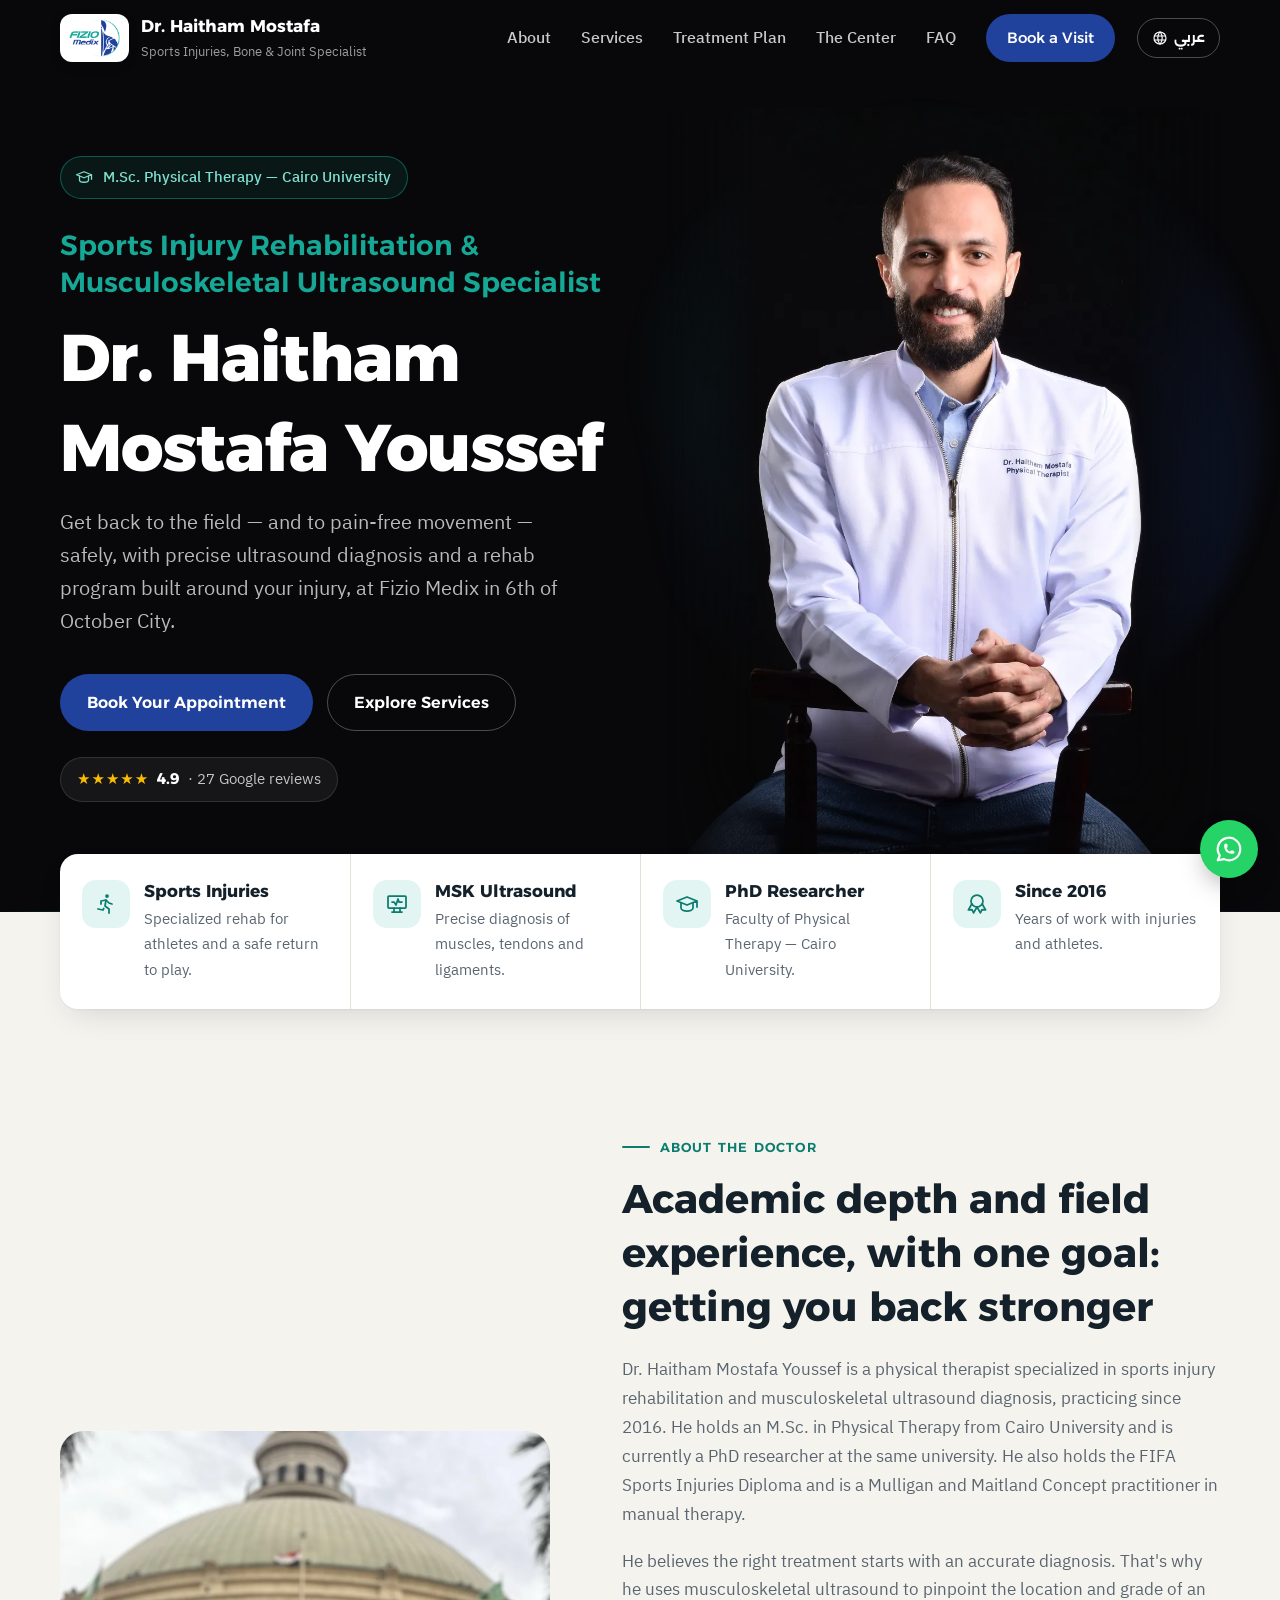
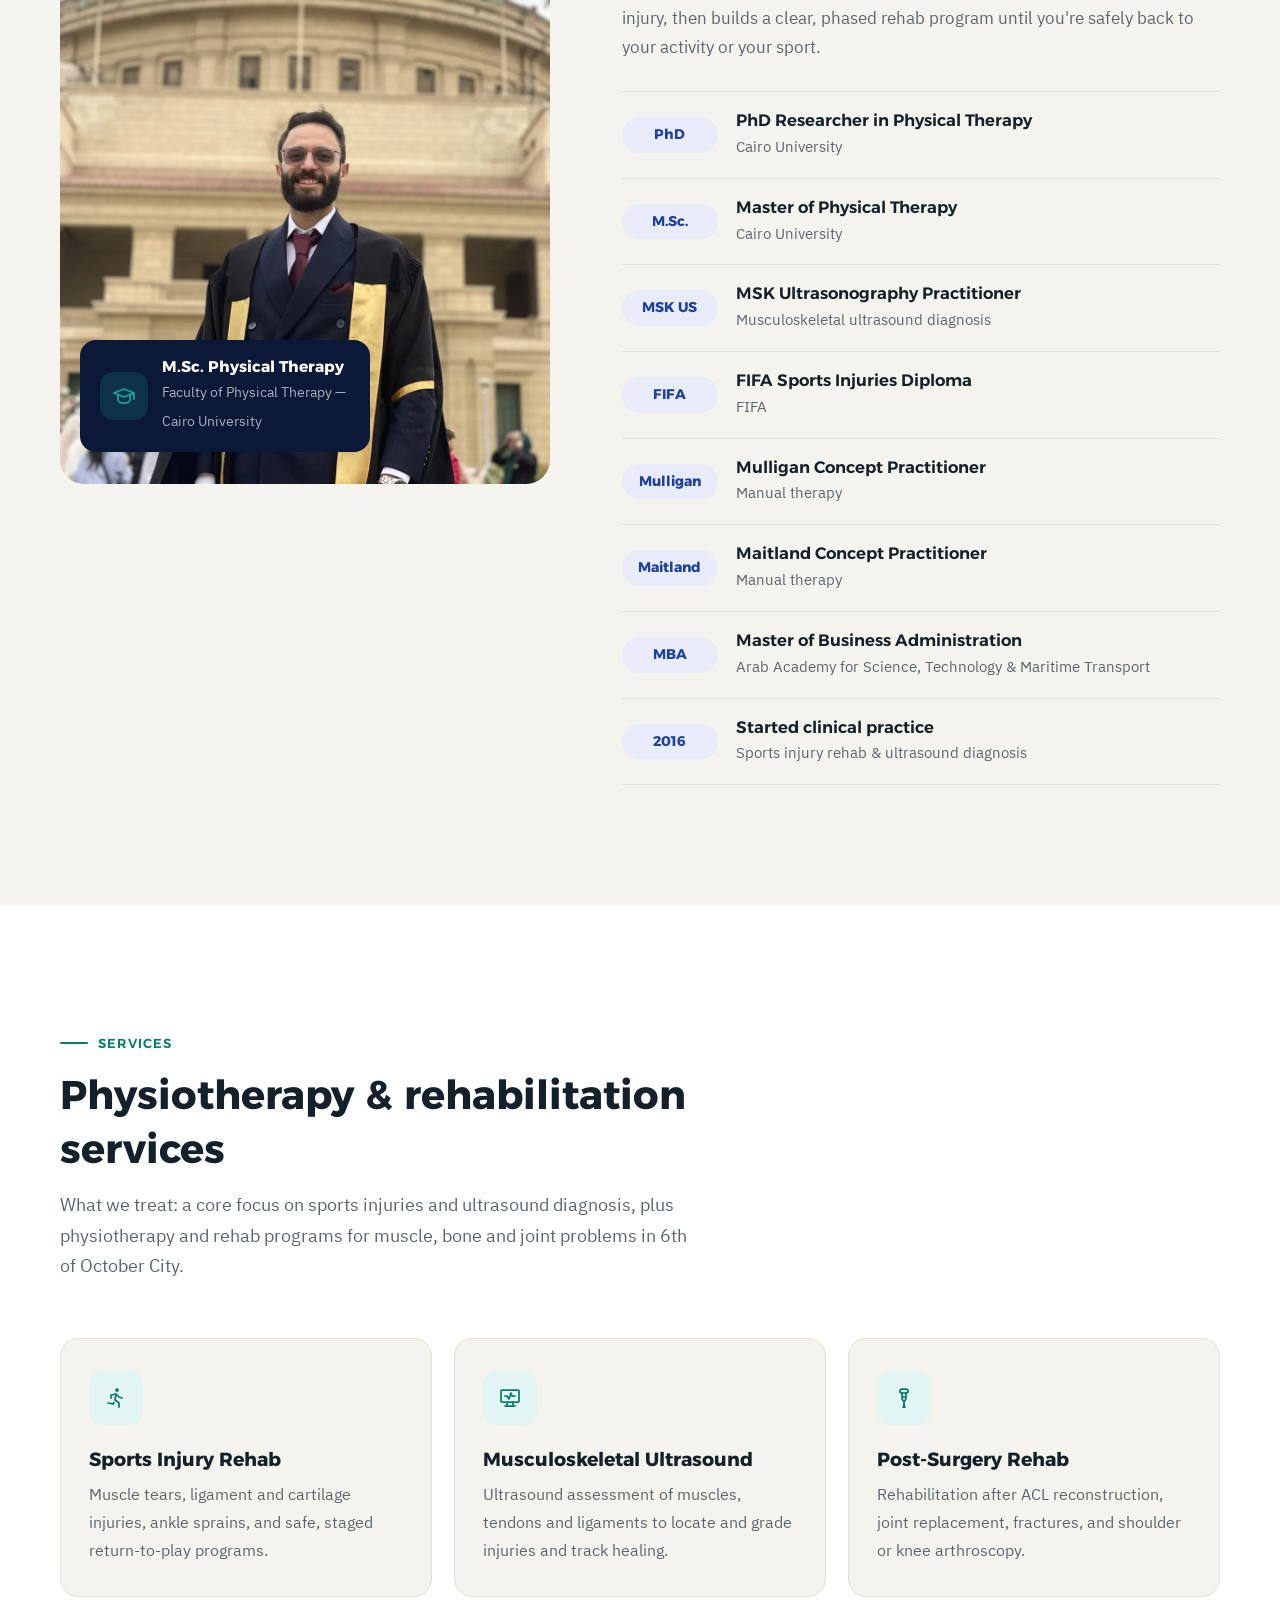
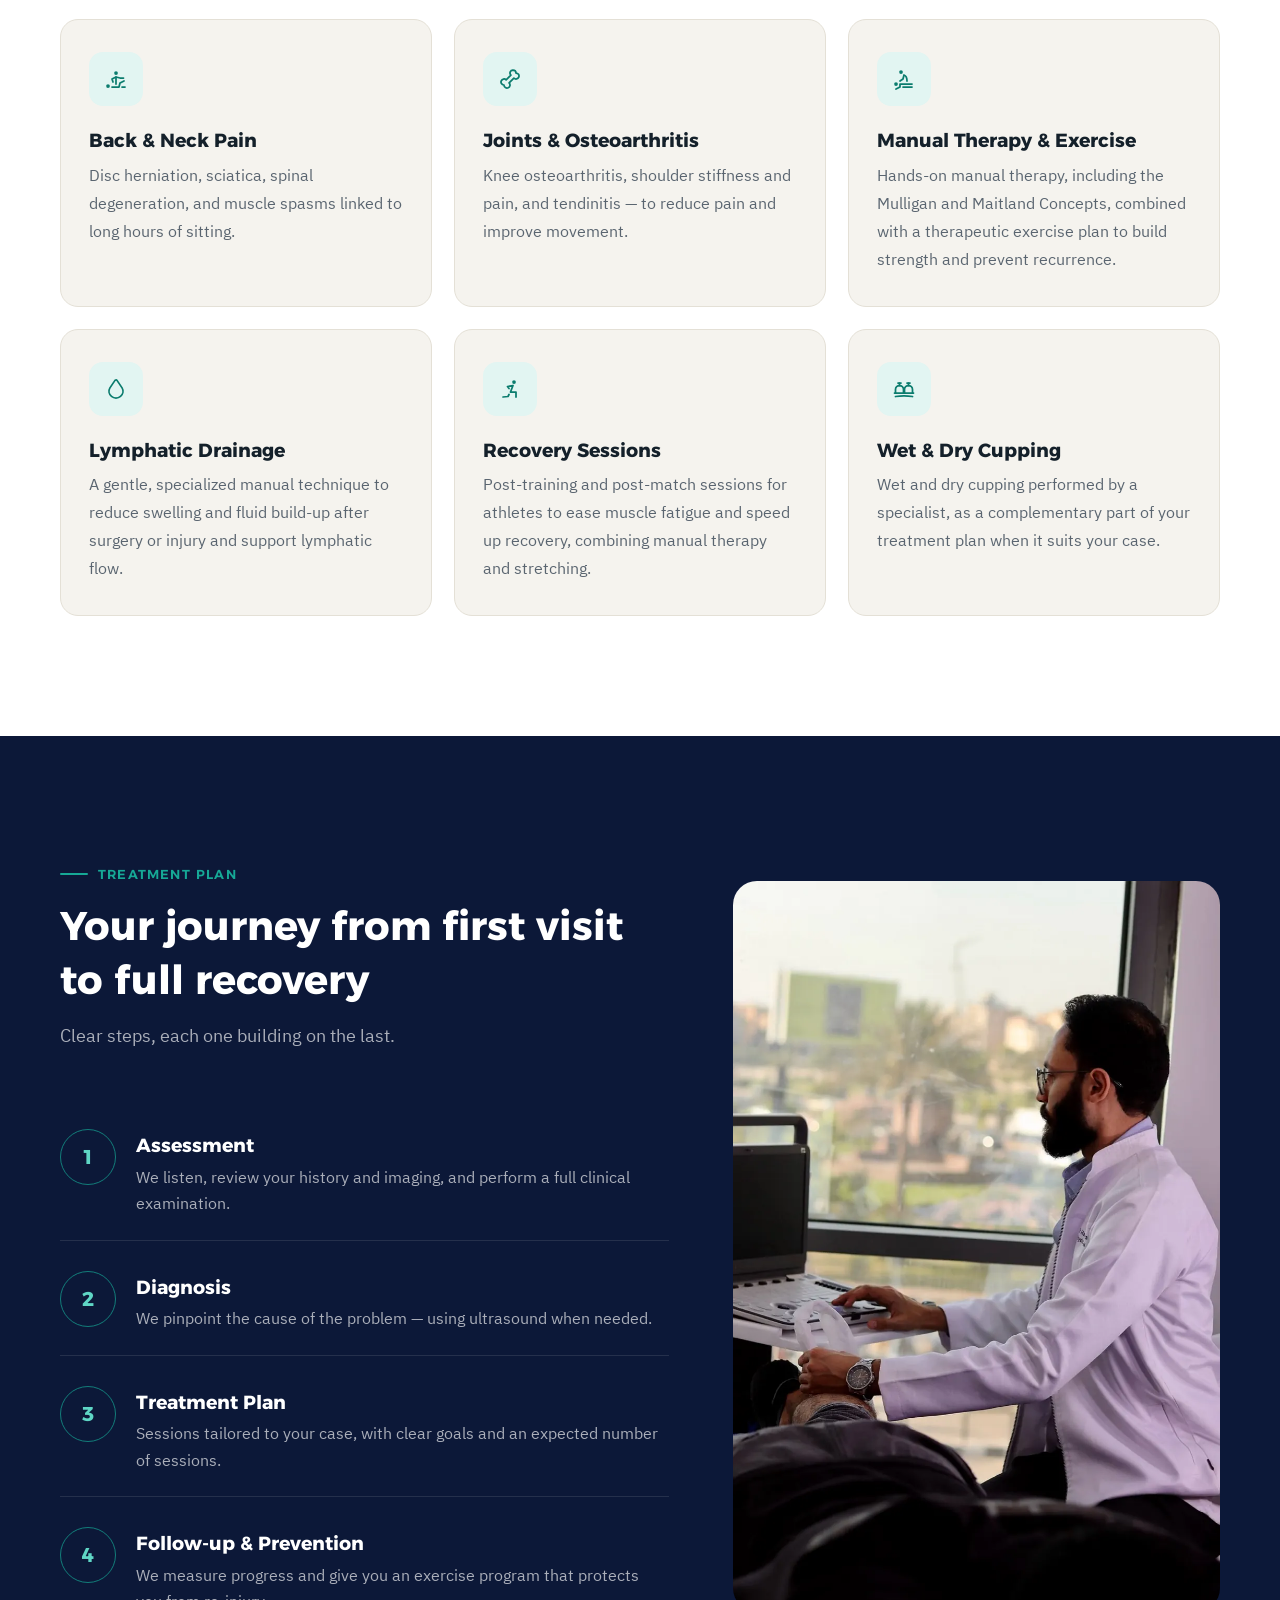
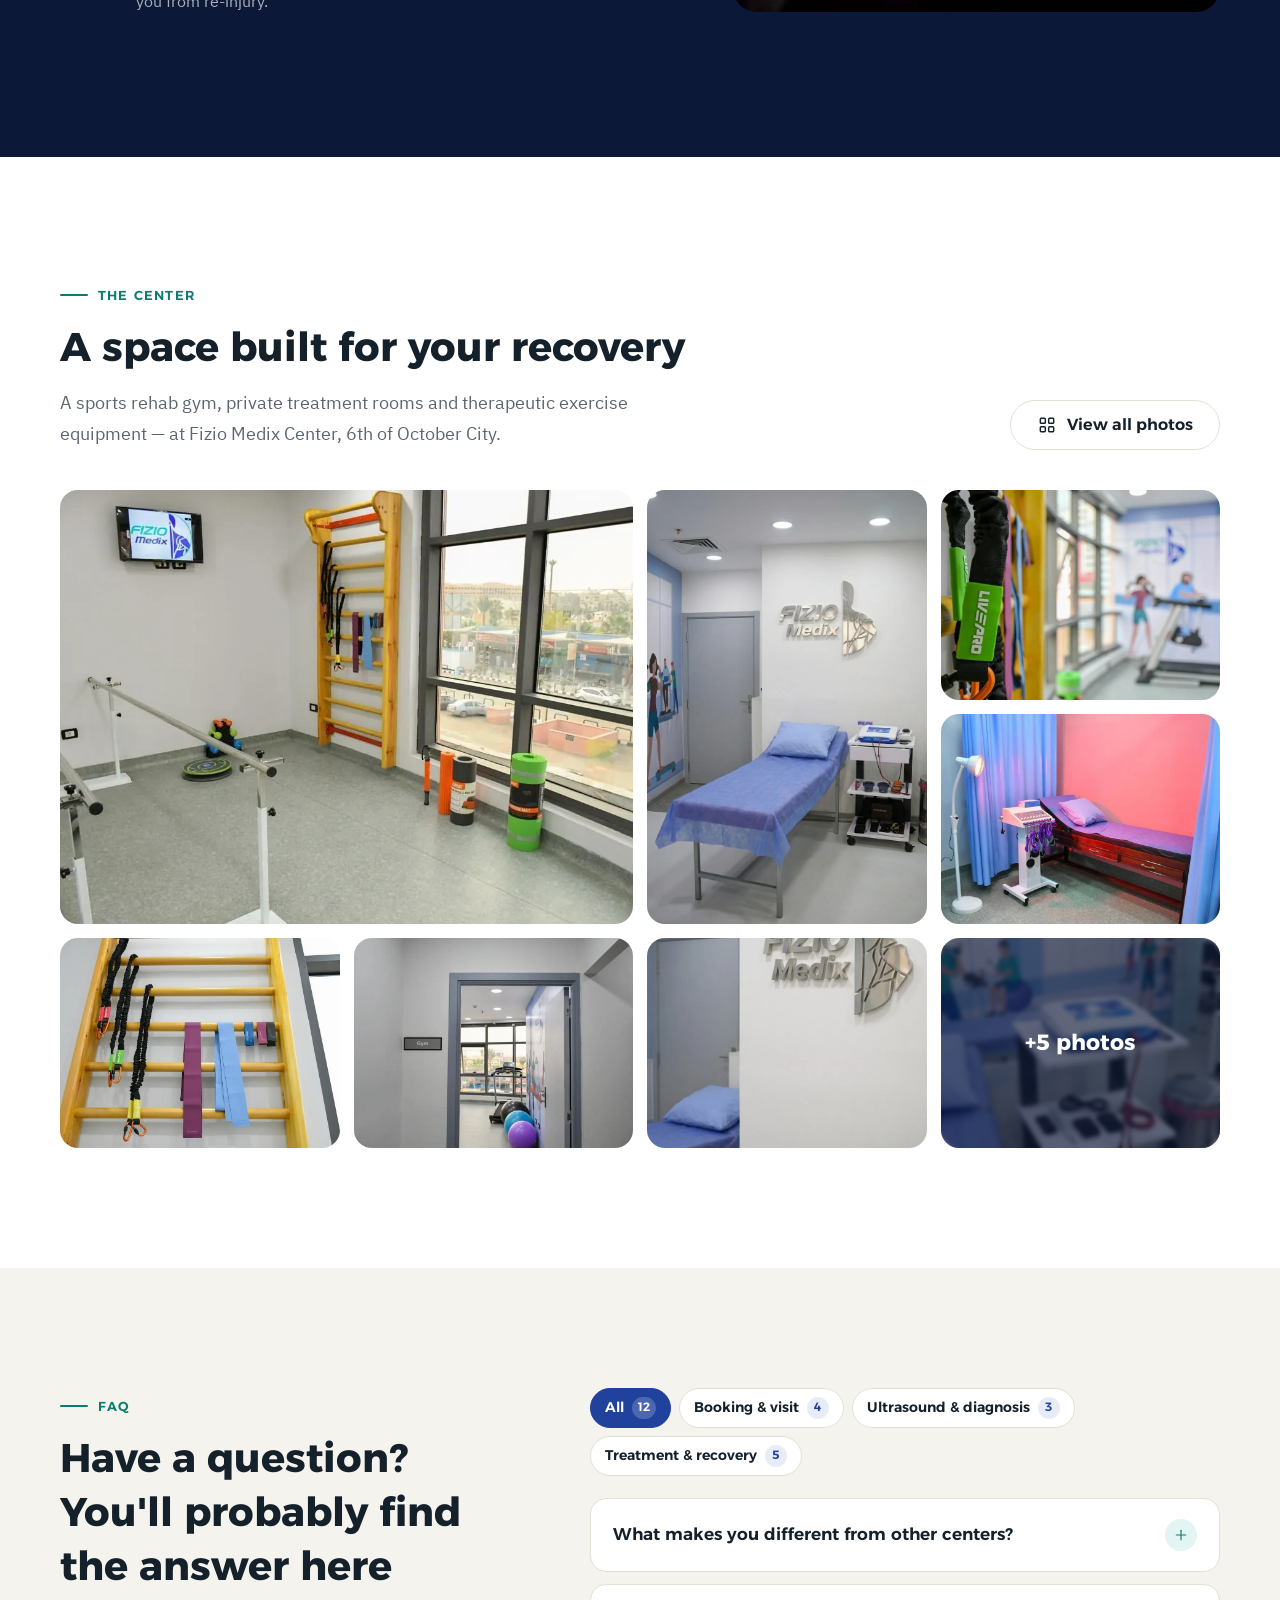
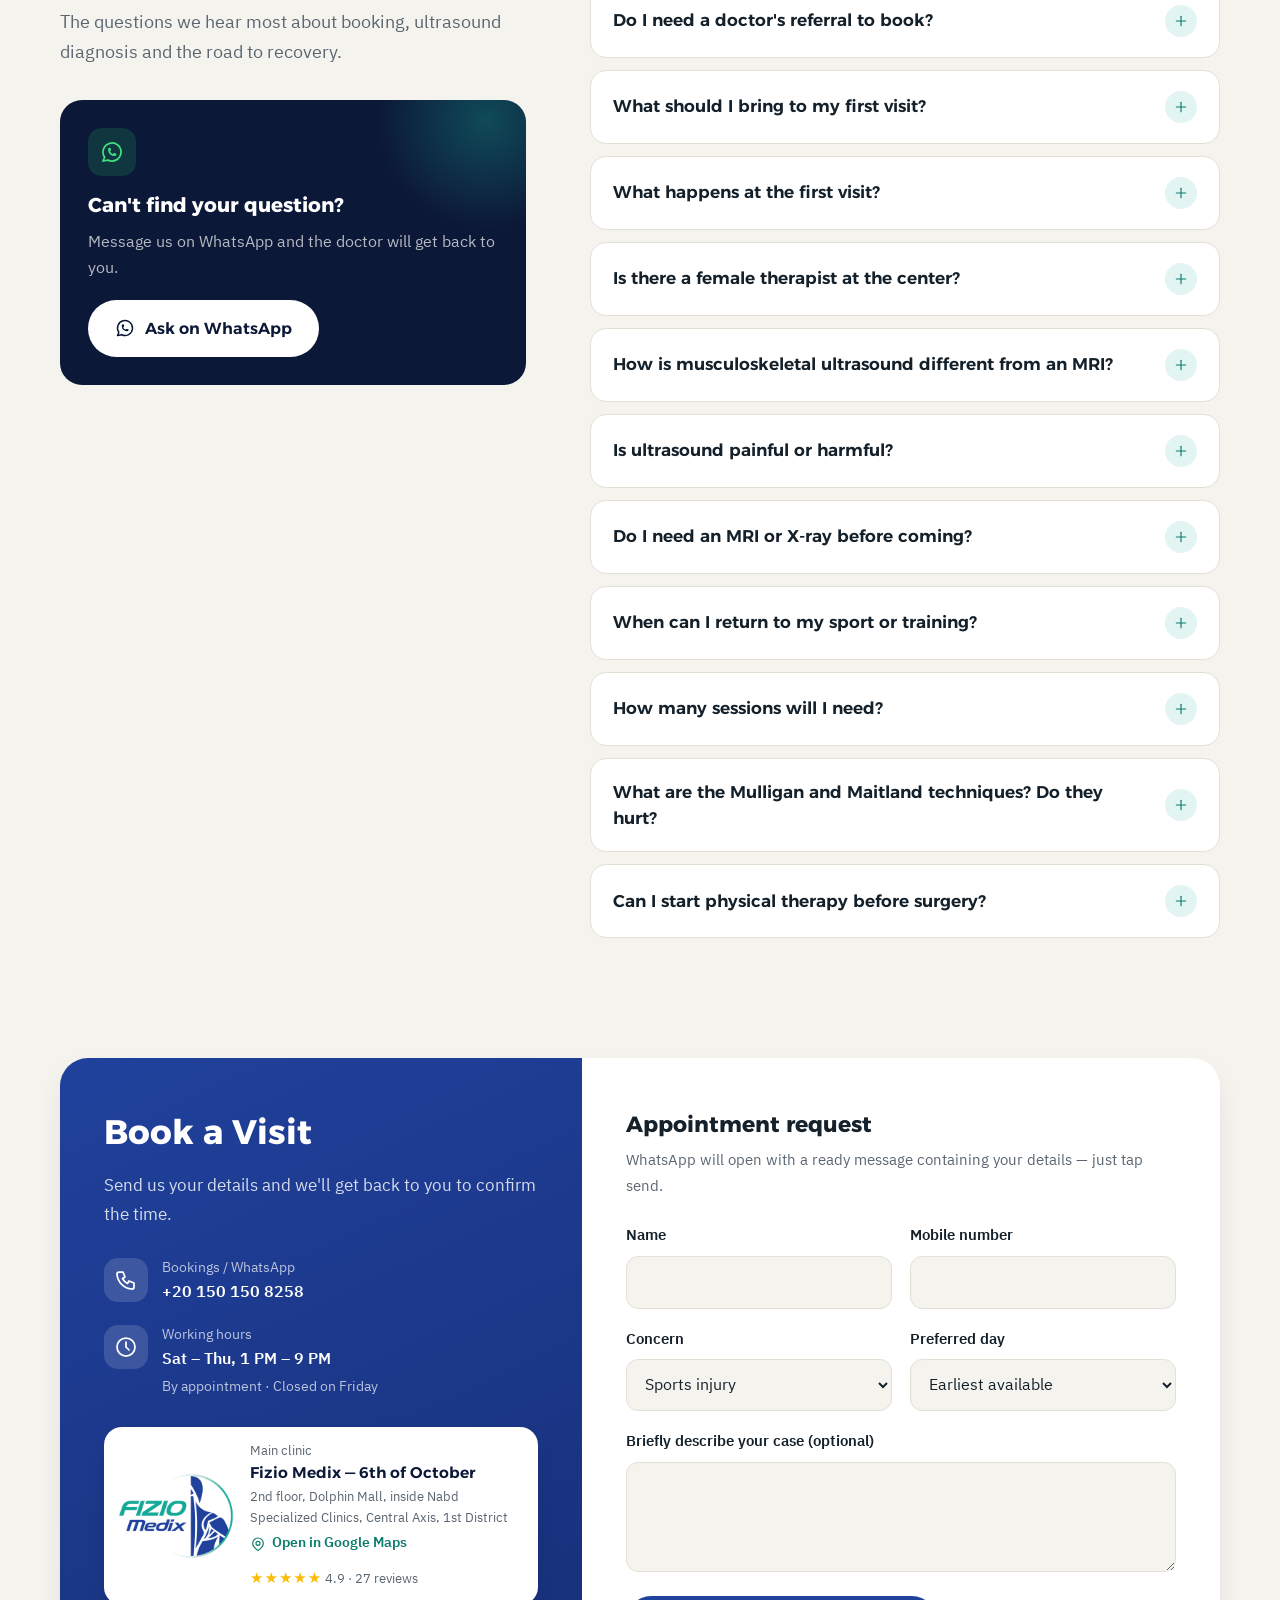
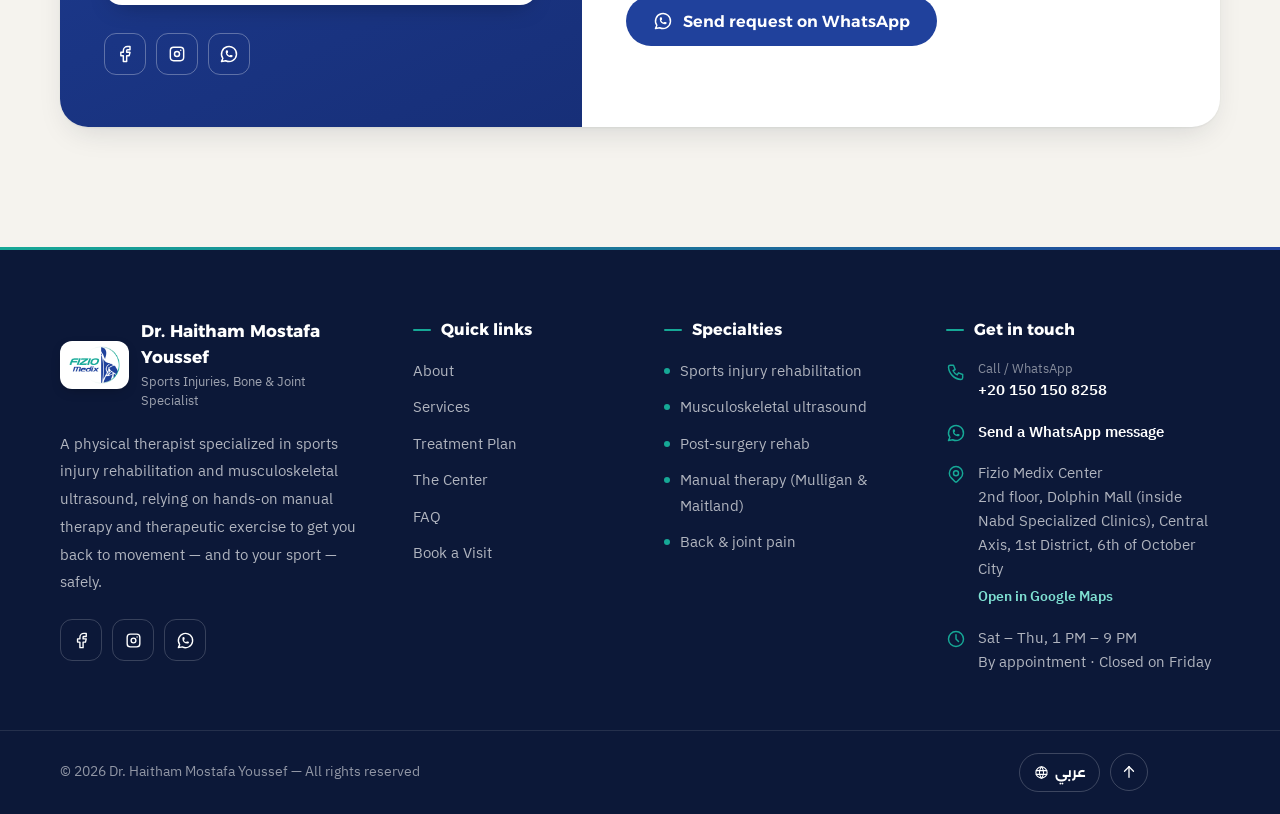
<file: en.html>
<!doctype html>
<html lang="en" dir="ltr">
<head>
<meta charset="utf-8">
<meta name="viewport" content="width=device-width, initial-scale=1">
<title>Dr. Haitham Mostafa | Physiotherapy &amp; Sports Injuries in 6th of October — Fizio Medix</title>
<meta name="description" content="Physiotherapist for sports injuries, bone &amp; joint problems in 6th of October City (Fizio Medix): MSK ultrasound, Mulligan &amp; Maitland manual therapy, ACL and disc rehab.">
<meta name="robots" content="index,follow,max-image-preview:large">
<meta property="og:type" content="website">
<meta property="og:site_name" content="Fizio Medix">
<meta property="og:url" content="https://fiziomedix.com/en.html">
<meta property="og:title" content="Dr. Haitham Mostafa Youssef | Sports Injuries, Bone &amp; Joint Specialist">
<meta property="og:description" content="Sports injury rehabilitation, musculoskeletal ultrasound and hands-on manual therapy (Mulligan &amp; Maitland) at Fizio Medix, 6th of October City. Book on WhatsApp.">
<meta property="og:locale" content="en_US">
<meta property="og:locale:alternate" content="ar_EG">
<meta property="og:image" content="https://fiziomedix.com/images/og-image-en.jpg?v=2">
<meta property="og:image:secure_url" content="https://fiziomedix.com/images/og-image-en.jpg?v=2">
<meta property="og:image:type" content="image/jpeg">
<meta property="og:image:width" content="1200">
<meta property="og:image:height" content="630">
<meta property="og:image:alt" content="Dr. Haitham Mostafa Youssef — Sports Injuries, Bone &amp; Joint Specialist at Fizio Medix">
<meta name="twitter:card" content="summary_large_image">
<meta name="twitter:title" content="Dr. Haitham Mostafa Youssef | Sports Injuries, Bone &amp; Joint Specialist">
<meta name="twitter:description" content="Sports injury rehabilitation, musculoskeletal ultrasound and hands-on manual therapy (Mulligan &amp; Maitland) at Fizio Medix, 6th of October City. Book on WhatsApp.">
<meta name="twitter:image" content="https://fiziomedix.com/images/og-image-en.jpg?v=2">
<meta name="theme-color" content="#20419c">
<!-- seo -->
<link rel="canonical" href="https://fiziomedix.com/en.html">
<link rel="alternate" hreflang="ar" href="https://fiziomedix.com/">
<link rel="alternate" hreflang="en" href="https://fiziomedix.com/en.html">
<link rel="alternate" hreflang="x-default" href="https://fiziomedix.com/">
<link rel="icon" href="/favicon.ico" sizes="any">
<link rel="icon" type="image/png" sizes="32x32" href="/favicon-32.png">
<link rel="apple-touch-icon" href="/images/apple-touch-icon.png">
<link rel="manifest" href="/site.webmanifest">
<!-- /seo -->
<link rel="preconnect" href="https://fonts.googleapis.com">
<link rel="preconnect" href="https://fonts.gstatic.com" crossorigin>
<link href="https://fonts.googleapis.com/css2?family=Alexandria:wght@500;600;700;800&family=IBM+Plex+Sans+Arabic:wght@400;500;600&display=swap" rel="stylesheet">
<link rel="preload" as="image" href="images/hero.webp" type="image/webp" fetchpriority="high">
<link rel="stylesheet" href="css/style.css">
<script type="application/ld+json" id="faq-schema">
{
 "@context": "https://schema.org",
 "@type": "FAQPage",
 "inLanguage": "en",
 "mainEntity": [
  {
   "@type": "Question",
   "name": "What makes you different from other centers?",
   "acceptedAnswer": {
    "@type": "Answer",
    "text": "The main difference is that treatment here relies much more on hands-on manual therapy than on machines. A session isn't about being hooked up to a device and waiting — your therapist works with you directly using manual techniques such as Mulligan and Maitland, alongside therapeutic exercise designed for your injury. Devices are used only as a supporting tool when they genuinely add value. And on-the-spot musculoskeletal ultrasound lets us treat the real cause and track your progress clearly."
   }
  },
  {
   "@type": "Question",
   "name": "Do I need a doctor's referral to book?",
   "acceptedAnswer": {
    "@type": "Answer",
    "text": "No, you can book directly. If you're under an orthopedic surgeon's care or had surgery, bring their report and any previous imaging so we can build on the same plan."
   }
  },
  {
   "@type": "Question",
   "name": "What should I bring to my first visit?",
   "acceptedAnswer": {
    "@type": "Answer",
    "text": "Any X-rays, MRI or ultrasound scans you've had, your operative report if you had surgery, and a list of your medications. Wear comfortable sportswear so the injured area is easy to examine."
   }
  },
  {
   "@type": "Question",
   "name": "What happens at the first visit?",
   "acceptedAnswer": {
    "@type": "Answer",
    "text": "We start with a full assessment: your injury story, movement, strength and where it hurts — plus a musculoskeletal ultrasound in the same visit if needed. You leave understanding your diagnosis, your treatment plan and your first exercises."
   }
  },
  {
   "@type": "Question",
   "name": "Is there a female therapist at the center?",
   "acceptedAnswer": {
    "@type": "Answer",
    "text": "Yes — the center has 5 female physical therapists. If you'd prefer your sessions with a female therapist, just mention it in your booking request or message us on WhatsApp and we'll arrange it."
   }
  },
  {
   "@type": "Question",
   "name": "How is musculoskeletal ultrasound different from an MRI?",
   "acceptedAnswer": {
    "@type": "Answer",
    "text": "Ultrasound images muscles, tendons and ligaments while they move, is done in the clinic during your visit, and lets us compare the injured side with the healthy one and track healing from session to session. MRI is better for other things, such as cartilage inside the joint and bone — if you need one, we'll tell you."
   }
  },
  {
   "@type": "Question",
   "name": "Is ultrasound painful or harmful?",
   "acceptedAnswer": {
    "@type": "Answer",
    "text": "No. Ultrasound uses no radiation and doesn't hurt, so it can safely be repeated — which is what makes it ideal for monitoring how an injury heals."
   }
  },
  {
   "@type": "Question",
   "name": "Do I need an MRI or X-ray before coming?",
   "acceptedAnswer": {
    "@type": "Answer",
    "text": "Not necessarily. In many cases a clinical exam with ultrasound is enough for a diagnosis. If we need further imaging, we'll explain why and exactly what we're looking for."
   }
  },
  {
   "@type": "Question",
   "name": "When can I return to my sport or training?",
   "acceptedAnswer": {
    "@type": "Answer",
    "text": "Return isn't based on a number of days but on criteria: pain, range of motion, strength compared with the healthy side, and movement tests such as running, jumping and changing direction. We bring you back in stages to lower the risk of re-injury."
   }
  },
  {
   "@type": "Question",
   "name": "How many sessions will I need?",
   "acceptedAnswer": {
    "@type": "Answer",
    "text": "It's decided after the assessment, based on the type and grade of the injury and your goal — pain-free daily life or returning to competition. We tell you the expected number up front and review it as you improve."
   }
  },
  {
   "@type": "Question",
   "name": "What are the Mulligan and Maitland techniques? Do they hurt?",
   "acceptedAnswer": {
    "@type": "Answer",
    "text": "They're well-established manual therapy approaches for improving joint movement and reducing pain. Mulligan mobilizes the joint while you perform the movement yourself; Maitland uses graded, gentle joint movements. They should feel comfortable — if anything hurts we adjust right away. Mild soreness afterwards can happen and usually settles within a day or two."
   }
  },
  {
   "@type": "Question",
   "name": "Can I start physical therapy before surgery?",
   "acceptedAnswer": {
    "@type": "Answer",
    "text": "Yes, and it's very helpful for surgeries like ACL reconstruction: rehab before surgery reduces swelling and improves movement and muscle strength, which makes recovery easier. After surgery, we follow the protocol in coordination with your surgeon."
   }
  }
 ]
}
</script>
<script type="application/ld+json" id="business-schema">
{
 "@context": "https://schema.org",
 "@graph": [
  {
   "@type": [
    "Physiotherapy",
    "MedicalClinic"
   ],
   "@id": "https://fiziomedix.com/#clinic",
   "name": "Fizio Medix",
   "alternateName": [
    "فيزيو ميديكس",
    "Fizio Medix — Dr. Haitham Mostafa"
   ],
   "description": "Physiotherapy and sports injury rehabilitation center in 6th of October City, led by Dr. Haitham Mostafa Youssef.",
   "url": "https://fiziomedix.com/en.html",
   "logo": "https://fiziomedix.com/images/fizio-medix-logo.png",
   "image": [
    "https://fiziomedix.com/images/og-image.jpg",
    "https://fiziomedix.com/images/center/01-gym.webp",
    "https://fiziomedix.com/images/center/02-room-logo.webp"
   ],
   "telephone": "+201501508258",
   "priceRange": "$$",
   "currenciesAccepted": "EGP",
   "address": {
    "@type": "PostalAddress",
    "streetAddress": "2nd floor, Dolphin Mall, inside Nabd Specialized Clinics, Central Axis, 1st District",
    "addressLocality": "6th of October City",
    "addressRegion": "Giza",
    "postalCode": "12573",
    "addressCountry": "EG"
   },
   "geo": {
    "@type": "GeoCoordinates",
    "latitude": 29.9779021,
    "longitude": 30.955025
   },
   "hasMap": "https://maps.google.com/?cid=5573821603864018781",
   "areaServed": {
    "@type": "City",
    "name": "6th of October City"
   },
   "availableService": [
    {
     "@type": "MedicalTherapy",
     "name": "Sports injury rehabilitation"
    },
    {
     "@type": "MedicalTherapy",
     "name": "Musculoskeletal ultrasound diagnosis"
    },
    {
     "@type": "MedicalTherapy",
     "name": "Post-surgery rehabilitation"
    },
    {
     "@type": "MedicalTherapy",
     "name": "Post-fracture rehabilitation"
    },
    {
     "@type": "MedicalTherapy",
     "name": "Back and neck pain treatment"
    },
    {
     "@type": "MedicalTherapy",
     "name": "Herniated disc and sciatica treatment"
    },
    {
     "@type": "MedicalTherapy",
     "name": "Osteoarthritis treatment"
    },
    {
     "@type": "MedicalTherapy",
     "name": "Manual therapy (Mulligan and Maitland)"
    },
    {
     "@type": "MedicalTherapy",
     "name": "Lymphatic drainage"
    },
    {
     "@type": "MedicalTherapy",
     "name": "Recovery sessions"
    },
    {
     "@type": "MedicalTherapy",
     "name": "Wet and dry cupping"
    }
   ],
   "sameAs": [
    "https://www.facebook.com/share/1A85MPL6AB/",
    "https://www.instagram.com/fizio_medix/",
    "https://maps.google.com/?cid=5573821603864018781"
   ],
   "employee": {
    "@id": "https://fiziomedix.com/#doctor"
   },
   "contactPoint": {
    "@type": "ContactPoint",
    "telephone": "+201501508258",
    "contactType": "appointments",
    "availableLanguage": [
     "ar",
     "en"
    ]
   },
   "openingHoursSpecification": [
    {
     "@type": "OpeningHoursSpecification",
     "dayOfWeek": [
      "Saturday",
      "Sunday",
      "Monday",
      "Tuesday",
      "Wednesday",
      "Thursday"
     ],
     "opens": "13:00",
     "closes": "21:00"
    }
   ],
   "openingHours": "Sa-Th 13:00-21:00"
  },
  {
   "@type": "Person",
   "@id": "https://fiziomedix.com/#doctor",
   "name": "Dr. Haitham Mostafa Youssef",
   "alternateName": [
    "Haitham Mostafa Youssef",
    "Haytham Mostafa Youssef",
    "Dr. Haytham Mostafa",
    "Dr. Haitham Mostafa",
    "د. هيثم مصطفى"
   ],
   "jobTitle": "Sports Injuries, Bone & Joint Specialist",
   "image": "https://fiziomedix.com/images/hero.jpg",
   "url": "https://fiziomedix.com/en.html",
   "alumniOf": [
    {
     "@type": "CollegeOrUniversity",
     "name": "Cairo University"
    },
    {
     "@type": "CollegeOrUniversity",
     "name": "Arab Academy for Science, Technology & Maritime Transport"
    }
   ],
   "hasCredential": [
    {
     "@type": "EducationalOccupationalCredential",
     "name": "M.Sc. Physical Therapy",
     "credentialCategory": "degree",
     "recognizedBy": {
      "@type": "Organization",
      "name": "Cairo University"
     }
    },
    {
     "@type": "EducationalOccupationalCredential",
     "name": "Master of Business Administration (MBA)",
     "credentialCategory": "degree",
     "recognizedBy": {
      "@type": "Organization",
      "name": "Arab Academy for Science, Technology & Maritime Transport"
     }
    },
    {
     "@type": "EducationalOccupationalCredential",
     "name": "FIFA Sports Injuries Diploma",
     "credentialCategory": "certificate",
     "recognizedBy": {
      "@type": "Organization",
      "name": "FIFA"
     }
    },
    {
     "@type": "EducationalOccupationalCredential",
     "name": "MSK Ultrasonography Practitioner",
     "credentialCategory": "certificate"
    },
    {
     "@type": "EducationalOccupationalCredential",
     "name": "Mulligan Concept Practitioner",
     "credentialCategory": "certificate"
    },
    {
     "@type": "EducationalOccupationalCredential",
     "name": "Maitland Concept Practitioner",
     "credentialCategory": "certificate"
    }
   ],
   "knowsAbout": [
    "Sports injury rehabilitation",
    "Musculoskeletal ultrasound diagnosis",
    "Post-surgery rehabilitation",
    "Post-fracture rehabilitation",
    "Back and neck pain treatment",
    "Herniated disc and sciatica treatment",
    "Osteoarthritis treatment",
    "Manual therapy (Mulligan and Maitland)"
   ],
   "worksFor": {
    "@id": "https://fiziomedix.com/#clinic"
   }
  },
  {
   "@type": "WebSite",
   "@id": "https://fiziomedix.com/#website",
   "url": "https://fiziomedix.com/",
   "name": "Fizio Medix",
   "inLanguage": [
    "ar",
    "en"
   ],
   "publisher": {
    "@id": "https://fiziomedix.com/#clinic"
   }
  }
 ]
}
</script>
</head>
<body>

<!-- SVG icon sprite (Tabler Icons, MIT) -->
<svg width="0" height="0" style="position:absolute" aria-hidden="true">
  <symbol id="i-run" viewBox="0 0 24 24" fill="none" stroke="currentColor" stroke-width="1.75" stroke-linecap="round" stroke-linejoin="round"><path d="M13 4m-1 0a1 1 0 1 0 2 0a1 1 0 1 0 -2 0" /> <path d="M4 17l5 1l.75 -1.5" /> <path d="M15 21l0 -4l-4 -3l1 -6" /> <path d="M7 12l0 -3l5 -1l3 3l3 1" /></symbol>
  <symbol id="i-scan" viewBox="0 0 24 24" fill="none" stroke="currentColor" stroke-width="1.75" stroke-linecap="round" stroke-linejoin="round"><path d="M3 4m0 1a1 1 0 0 1 1 -1h16a1 1 0 0 1 1 1v10a1 1 0 0 1 -1 1h-16a1 1 0 0 1 -1 -1z" /> <path d="M7 20h10" /> <path d="M9 16v4" /> <path d="M15 16v4" /> <path d="M7 10h2l2 3l2 -6l1 3h3" /></symbol>
  <symbol id="i-rehab" viewBox="0 0 24 24" fill="none" stroke="currentColor" stroke-width="1.75" stroke-linecap="round" stroke-linejoin="round"><path d="M8 3m0 2a2 2 0 0 1 2 -2h4a2 2 0 0 1 2 2v0a2 2 0 0 1 -2 2h-4a2 2 0 0 1 -2 -2z" /> <path d="M11 21h2" /> <path d="M12 21v-4.092a3 3 0 0 1 .504 -1.664l.992 -1.488a3 3 0 0 0 .504 -1.664v-5.092" /> <path d="M12 21v-4.092a3 3 0 0 0 -.504 -1.664l-.992 -1.488a3 3 0 0 1 -.504 -1.664v-5.092" /> <path d="M10 11h4" /></symbol>
  <symbol id="i-spine" viewBox="0 0 24 24" fill="none" stroke="currentColor" stroke-width="1.75" stroke-linecap="round" stroke-linejoin="round"><path d="M9 15l-1 -3l4 -2l4 1h3.5" /> <path d="M4 19m-1 0a1 1 0 1 0 2 0a1 1 0 1 0 -2 0" /> <path d="M12 6m-1 0a1 1 0 1 0 2 0a1 1 0 1 0 -2 0" /> <path d="M12 17v-7" /> <path d="M8 20h7l1 -4l4 -2" /> <path d="M18 20h3" /></symbol>
  <symbol id="i-knee" viewBox="0 0 24 24" fill="none" stroke="currentColor" stroke-width="1.75" stroke-linecap="round" stroke-linejoin="round"><path d="M15 3a3 3 0 0 1 3 3a3 3 0 1 1 -2.12 5.122l-4.758 4.758a3 3 0 1 1 -5.117 2.297l0 -.177l-.176 0a3 3 0 1 1 2.298 -5.115l4.758 -4.758a3 3 0 0 1 2.12 -5.122z" /></symbol>
  <symbol id="i-hands" viewBox="0 0 24 24" fill="none" stroke="currentColor" stroke-width="1.75" stroke-linecap="round" stroke-linejoin="round"><path d="M4 17m-1 0a1 1 0 1 0 2 0a1 1 0 1 0 -2 0" /> <path d="M9 5m-1 0a1 1 0 1 0 2 0a1 1 0 1 0 -2 0" /> <path d="M4 22l4 -2v-3h12" /> <path d="M11 20h9" /> <path d="M8 14l3 -2l1 -4c3 1 3 4 3 6" /></symbol>
  <symbol id="i-drop" viewBox="0 0 24 24" fill="none" stroke="currentColor" stroke-width="1.75" stroke-linecap="round" stroke-linejoin="round"><path d="M7.502 19.423c2.602 2.105 6.395 2.105 8.996 0c2.602 -2.105 3.262 -5.708 1.566 -8.546l-4.89 -7.26c-.42 -.625 -1.287 -.803 -1.936 -.397a1.376 1.376 0 0 0 -.41 .397l-4.893 7.26c-1.695 2.838 -1.035 6.441 1.567 8.546z" /></symbol>
  <symbol id="i-recover" viewBox="0 0 24 24" fill="none" stroke="currentColor" stroke-width="1.75" stroke-linecap="round" stroke-linejoin="round"><path d="M16 5m-1 0a1 1 0 1 0 2 0a1 1 0 1 0 -2 0" /> <path d="M5 20l5 -.5l1 -2" /> <path d="M18 20v-5h-5.5l2.5 -6.5l-5.5 1l1.5 2" /></symbol>
  <symbol id="i-cap" viewBox="0 0 24 24" fill="none" stroke="currentColor" stroke-width="1.75" stroke-linecap="round" stroke-linejoin="round"><path d="M22 9l-10 -4l-10 4l10 4l10 -4v6" /> <path d="M6 10.6v5.4a6 3 0 0 0 12 0v-5.4" /></symbol>
  <symbol id="i-award" viewBox="0 0 24 24" fill="none" stroke="currentColor" stroke-width="1.75" stroke-linecap="round" stroke-linejoin="round"><path d="M12 9m-6 0a6 6 0 1 0 12 0a6 6 0 1 0 -12 0" /> <path d="M12 15l3.4 5.89l1.598 -3.233l3.598 .232l-3.4 -5.889" /> <path d="M6.802 12l-3.4 5.89l3.598 -.233l1.598 3.232l3.4 -5.889" /></symbol>
  <symbol id="i-phone" viewBox="0 0 24 24" fill="none" stroke="currentColor" stroke-width="1.75" stroke-linecap="round" stroke-linejoin="round"><path d="M5 4h4l2 5l-2.5 1.5a11 11 0 0 0 5 5l1.5 -2.5l5 2v4a2 2 0 0 1 -2 2a16 16 0 0 1 -15 -15a2 2 0 0 1 2 -2" /></symbol>
  <symbol id="i-pin" viewBox="0 0 24 24" fill="none" stroke="currentColor" stroke-width="1.75" stroke-linecap="round" stroke-linejoin="round"><path d="M9 11a3 3 0 1 0 6 0a3 3 0 0 0 -6 0" /> <path d="M17.657 16.657l-4.243 4.243a2 2 0 0 1 -2.827 0l-4.244 -4.243a8 8 0 1 1 11.314 0z" /></symbol>
  <symbol id="i-clock" viewBox="0 0 24 24" fill="none" stroke="currentColor" stroke-width="1.75" stroke-linecap="round" stroke-linejoin="round"><path d="M3 12a9 9 0 1 0 18 0a9 9 0 0 0 -18 0" /> <path d="M12 7v5l3 3" /></symbol>
  <symbol id="i-plus" viewBox="0 0 24 24" fill="none" stroke="currentColor" stroke-width="1.75" stroke-linecap="round" stroke-linejoin="round"><path d="M12 5l0 14" /> <path d="M5 12l14 0" /></symbol>
  <symbol id="i-wa" viewBox="0 0 24 24" fill="none" stroke="currentColor" stroke-width="1.75" stroke-linecap="round" stroke-linejoin="round"><path d="M3 21l1.65 -3.8a9 9 0 1 1 3.4 2.9l-5.05 .9" /> <path d="M9 10a.5 .5 0 0 0 1 0v-1a.5 .5 0 0 0 -1 0v1a5 5 0 0 0 5 5h1a.5 .5 0 0 0 0 -1h-1a.5 .5 0 0 0 0 1" /></symbol>
  <symbol id="i-fb" viewBox="0 0 24 24" fill="none" stroke="currentColor" stroke-width="1.75" stroke-linecap="round" stroke-linejoin="round"><path d="M7 10v4h3v7h4v-7h3l1 -4h-4v-2a1 1 0 0 1 1 -1h3v-4h-3a5 5 0 0 0 -5 5v2h-3" /></symbol>
  <symbol id="i-ig" viewBox="0 0 24 24" fill="none" stroke="currentColor" stroke-width="1.75" stroke-linecap="round" stroke-linejoin="round"><path d="M4 4m0 4a4 4 0 0 1 4 -4h8a4 4 0 0 1 4 4v8a4 4 0 0 1 -4 4h-8a4 4 0 0 1 -4 -4z" /> <path d="M12 12m-3 0a3 3 0 1 0 6 0a3 3 0 1 0 -6 0" /> <path d="M16.5 7.5l0 .01" /></symbol>
  <symbol id="i-globe" viewBox="0 0 24 24" fill="none" stroke="currentColor" stroke-width="1.75" stroke-linecap="round" stroke-linejoin="round"><path d="M3 12a9 9 0 1 0 18 0a9 9 0 0 0 -18 0" /> <path d="M3.6 9h16.8" /> <path d="M3.6 15h16.8" /> <path d="M11.5 3a17 17 0 0 0 0 18" /> <path d="M12.5 3a17 17 0 0 1 0 18" /></symbol>
  <symbol id="i-up" viewBox="0 0 24 24" fill="none" stroke="currentColor" stroke-width="1.75" stroke-linecap="round" stroke-linejoin="round"><path d="M12 5l0 14" /> <path d="M18 11l-6 -6" /> <path d="M6 11l6 -6" /></symbol>
  <symbol id="i-grid" viewBox="0 0 24 24" fill="none" stroke="currentColor" stroke-width="1.75" stroke-linecap="round" stroke-linejoin="round"><path d="M4 4m0 1a1 1 0 0 1 1 -1h4a1 1 0 0 1 1 1v4a1 1 0 0 1 -1 1h-4a1 1 0 0 1 -1 -1z" /> <path d="M14 4m0 1a1 1 0 0 1 1 -1h4a1 1 0 0 1 1 1v4a1 1 0 0 1 -1 1h-4a1 1 0 0 1 -1 -1z" /> <path d="M4 14m0 1a1 1 0 0 1 1 -1h4a1 1 0 0 1 1 1v4a1 1 0 0 1 -1 1h-4a1 1 0 0 1 -1 -1z" /> <path d="M14 14m0 1a1 1 0 0 1 1 -1h4a1 1 0 0 1 1 1v4a1 1 0 0 1 -1 1h-4a1 1 0 0 1 -1 -1z" /></symbol>
  <symbol id="i-x" viewBox="0 0 24 24" fill="none" stroke="currentColor" stroke-width="1.75" stroke-linecap="round" stroke-linejoin="round"><path d="M18 6l-12 12" /> <path d="M6 6l12 12" /></symbol>
  <symbol id="i-chev" viewBox="0 0 24 24" fill="none" stroke="currentColor" stroke-width="1.75" stroke-linecap="round" stroke-linejoin="round"><path d="M9 6l6 6l-6 6" /></symbol>
  <symbol id="i-menu" viewBox="0 0 24 24" fill="none" stroke="currentColor" stroke-width="1.75" stroke-linecap="round" stroke-linejoin="round"><path d="M4 6l16 0" /> <path d="M4 12l16 0" /> <path d="M4 18l16 0" /></symbol>
  <symbol id="i-cup" viewBox="0 0 24 24" fill="none" stroke="currentColor" stroke-width="1.75" stroke-linecap="round" stroke-linejoin="round"><path d="M2.5 16h19"/><path d="M3.5 16v-3.5a4 4 0 0 1 8 0v3.5"/><path d="M12.5 16v-3.5a4 4 0 0 1 8 0v3.5"/><path d="M7.5 8.5v-2.5"/><path d="M16.5 8.5v-2.5"/><path d="M6 6h3"/><path d="M15 6h3"/><path d="M3.5 19.5c5.7-.9 11.3-.9 17 0"/></symbol>
</svg>

<header class="nav" id="nav">
  <div class="wrap">
    <a href="#top" class="brand" aria-label="Dr. Haitham Mostafa — Home">
      <span class="brand-logo"><img src="images/fizio-medix-logo.webp" alt="Fizio Medix" width="320" height="238"></span>
      <span class="brand-text"><b>Dr. Haitham Mostafa</b><span>Sports Injuries, Bone &amp; Joint Specialist</span></span>
    </a>
    <div class="nav-end">
    <nav class="links" id="links" aria-label="Main menu">
      <a href="#about">About</a>
      <a href="#services">Services</a>
      <a href="#approach">Treatment Plan</a>
      <a href="#center">The Center</a>
      <a href="#faq">FAQ</a>
      <a href="#booking" class="btn btn-primary">Book a Visit</a>
    </nav>
    <a class="lang" href="index.html" hreflang="ar" lang="ar" data-lang-switch><svg><use href="#i-globe"/></svg><span class="lang-full">عربي</span><span class="lang-short">ع</span></a>
    <button class="menu-btn" id="menuBtn" aria-label="Open menu" aria-expanded="false" aria-controls="links"><svg><use href="#i-menu"/></svg></button>
    </div>
  </div>
</header>

<main id="top">
  <!-- Hero -->
  <section class="hero">
    <div class="wrap">
      <div class="hero-copy">
        <span class="badge"><svg><use href="#i-cap"/></svg>M.Sc. Physical Therapy — Cairo University</span>
        <h1><small>Sports Injury Rehabilitation &amp; Musculoskeletal Ultrasound Specialist</small>Dr. Haitham Mostafa Youssef</h1>
        <p class="lead">Get back to the field — and to pain-free movement — safely, with precise ultrasound diagnosis and a rehab program built around your injury, at Fizio Medix in 6th of October City.</p>
        <div class="hero-cta">
          <a href="#booking" class="btn btn-primary">Book Your Appointment</a>
          <a href="#services" class="btn btn-ghost">Explore Services</a>
        </div>
        <a class="rating" href="https://maps.google.com/?cid=5573821603864018781" target="_blank" rel="noopener" aria-label="Rated 4.9 out of 5 on Google from 27 reviews"><span class="stars" aria-hidden="true">★★★★★</span><b>4.9</b><span>· 27 Google reviews</span></a>
      </div>
      <div class="hero-photo">
        <div class="hero-glow" aria-hidden="true"></div>
        <img src="images/hero.webp" alt="Dr. Haitham Mostafa Youssef in his white coat" width="1000" height="1500" fetchpriority="high">
      </div>
    </div>
  </section>

  <!-- Highlights -->
  <div class="strip">
    <div class="wrap">
      <div class="strip-grid reveal">
        <div class="strip-item">
          <span class="icon"><svg><use href="#i-run"/></svg></span>
          <div><h2>Sports Injuries</h2><p>Specialized rehab for athletes and a safe return to play.</p></div>
        </div>
        <div class="strip-item">
          <span class="icon"><svg><use href="#i-scan"/></svg></span>
          <div><h2>MSK Ultrasound</h2><p>Precise diagnosis of muscles, tendons and ligaments.</p></div>
        </div>
        <div class="strip-item">
          <span class="icon"><svg><use href="#i-cap"/></svg></span>
          <div><h2>PhD Researcher</h2><p>Faculty of Physical Therapy — Cairo University.</p></div>
        </div>
        <div class="strip-item">
          <span class="icon"><svg><use href="#i-award"/></svg></span>
          <div><h2>Since 2016</h2><p>Years of work with injuries and athletes.</p></div>
        </div>
      </div>
    </div>
  </div>

  <!-- About -->
  <section class="section" id="about">
    <div class="wrap about-grid">
      <div class="about-photo reveal">
        <img src="images/graduation.webp" alt="Dr. Haitham Mostafa at his graduation in front of the Cairo University dome" width="1050" height="1400" loading="lazy">
        <div class="tag">
          <span class="icon"><svg><use href="#i-cap"/></svg></span>
          <div><b>M.Sc. Physical Therapy</b><span>Faculty of Physical Therapy — Cairo University</span></div>
        </div>
      </div>
      <div class="about-copy reveal">
        <span class="eyebrow">About the Doctor</span>
        <h2>Academic depth and field experience, with one goal: getting you back stronger</h2>
        <p>Dr. Haitham Mostafa Youssef is a physical therapist specialized in sports injury rehabilitation and musculoskeletal ultrasound diagnosis, practicing since 2016. He holds an M.Sc. in Physical Therapy from Cairo University and is currently a PhD researcher at the same university. He also holds the FIFA Sports Injuries Diploma and is a Mulligan and Maitland Concept practitioner in manual therapy.</p>
        <p>He believes the right treatment starts with an accurate diagnosis. That's why he uses musculoskeletal ultrasound to pinpoint the location and grade of an injury, then builds a clear, phased rehab program until you're safely back to your activity or your sport.</p>
        <ul class="creds">
          <li><span class="yr">PhD</span><div><b>PhD Researcher in Physical Therapy</b><small>Cairo University</small></div></li>
          <li><span class="yr">M.Sc.</span><div><b>Master of Physical Therapy</b><small>Cairo University</small></div></li>
          <li><span class="yr">MSK US</span><div><b>MSK Ultrasonography Practitioner</b><small>Musculoskeletal ultrasound diagnosis</small></div></li>
          <li><span class="yr">FIFA</span><div><b>FIFA Sports Injuries Diploma</b><small>FIFA</small></div></li>
          <li><span class="yr">Mulligan</span><div><b>Mulligan Concept Practitioner</b><small>Manual therapy</small></div></li>
          <li><span class="yr">Maitland</span><div><b>Maitland Concept Practitioner</b><small>Manual therapy</small></div></li>
          <li><span class="yr">MBA</span><div><b>Master of Business Administration</b><small>Arab Academy for Science, Technology &amp; Maritime Transport</small></div></li>
          <li><span class="yr">2016</span><div><b>Started clinical practice</b><small>Sports injury rehab &amp; ultrasound diagnosis</small></div></li>
        </ul>
      </div>
    </div>
  </section>

  <!-- Services -->
  <section class="section services" id="services">
    <div class="wrap">
      <div class="section-head reveal">
        <span class="eyebrow">Services</span>
        <h2>Physiotherapy &amp; rehabilitation services</h2>
        <p>What we treat: a core focus on sports injuries and ultrasound diagnosis, plus physiotherapy and rehab programs for muscle, bone and joint problems in 6th of October City.</p>
      </div>
      <div class="svc-grid">
        <article class="svc reveal">
          <span class="icon"><svg><use href="#i-run"/></svg></span>
          <h3>Sports Injury Rehab</h3>
          <p>Muscle tears, ligament and cartilage injuries, ankle sprains, and safe, staged return-to-play programs.</p>
        </article>
        <article class="svc reveal">
          <span class="icon"><svg><use href="#i-scan"/></svg></span>
          <h3>Musculoskeletal Ultrasound</h3>
          <p>Ultrasound assessment of muscles, tendons and ligaments to locate and grade injuries and track healing.</p>
        </article>
        <article class="svc reveal">
          <span class="icon"><svg><use href="#i-rehab"/></svg></span>
          <h3>Post-Surgery Rehab</h3>
          <p>Rehabilitation after ACL reconstruction, joint replacement, fractures, and shoulder or knee arthroscopy.</p>
        </article>
        <article class="svc reveal">
          <span class="icon"><svg><use href="#i-spine"/></svg></span>
          <h3>Back &amp; Neck Pain</h3>
          <p>Disc herniation, sciatica, spinal degeneration, and muscle spasms linked to long hours of sitting.</p>
        </article>
        <article class="svc reveal">
          <span class="icon"><svg><use href="#i-knee"/></svg></span>
          <h3>Joints &amp; Osteoarthritis</h3>
          <p>Knee osteoarthritis, shoulder stiffness and pain, and tendinitis — to reduce pain and improve movement.</p>
        </article>
        <article class="svc reveal">
          <span class="icon"><svg><use href="#i-hands"/></svg></span>
          <h3>Manual Therapy &amp; Exercise</h3>
          <p>Hands-on manual therapy, including the Mulligan and Maitland Concepts, combined with a therapeutic exercise plan to build strength and prevent recurrence.</p>
        </article>
        <article class="svc reveal">
          <span class="icon"><svg><use href="#i-drop"/></svg></span>
          <h3>Lymphatic Drainage</h3>
          <p>A gentle, specialized manual technique to reduce swelling and fluid build-up after surgery or injury and support lymphatic flow.</p>
        </article>
        <article class="svc reveal">
          <span class="icon"><svg><use href="#i-recover"/></svg></span>
          <h3>Recovery Sessions</h3>
          <p>Post-training and post-match sessions for athletes to ease muscle fatigue and speed up recovery, combining manual therapy and stretching.</p>
        </article>
        <article class="svc reveal">
          <span class="icon"><svg><use href="#i-cup"/></svg></span>
          <h3>Wet &amp; Dry Cupping</h3>
          <p>Wet and dry cupping performed by a specialist, as a complementary part of your treatment plan when it suits your case.</p>
        </article>
      </div>
    </div>
  </section>

  <!-- Approach -->
  <section class="section approach" id="approach">
    <div class="wrap approach-grid">
      <div>
        <div class="section-head reveal">
          <span class="eyebrow">Treatment Plan</span>
          <h2>Your journey from first visit to full recovery</h2>
          <p>Clear steps, each one building on the last.</p>
        </div>
        <ol class="steps">
          <li class="step reveal"><span class="step-num">1</span><div><h3>Assessment</h3><p>We listen, review your history and imaging, and perform a full clinical examination.</p></div></li>
          <li class="step reveal"><span class="step-num">2</span><div><h3>Diagnosis</h3><p>We pinpoint the cause of the problem — using ultrasound when needed.</p></div></li>
          <li class="step reveal"><span class="step-num">3</span><div><h3>Treatment Plan</h3><p>Sessions tailored to your case, with clear goals and an expected number of sessions.</p></div></li>
          <li class="step reveal"><span class="step-num">4</span><div><h3>Follow-up &amp; Prevention</h3><p>We measure progress and give you an exercise program that protects you from re-injury.</p></div></li>
        </ol>
      </div>
      <div class="approach-photo reveal">
        <img src="images/ultrasound.webp" alt="Dr. Haitham examining a patient with an ultrasound machine" width="933" height="1400" loading="lazy">
      </div>
    </div>
  </section>

  <!-- Center gallery -->
  <section class="section center" id="center">
    <div class="wrap">
      <div class="center-head reveal">
        <div class="section-head">
          <span class="eyebrow">The Center</span>
          <h2>A space built for your recovery</h2>
          <p>A sports rehab gym, private treatment rooms and therapeutic exercise equipment — at Fizio Medix Center, 6th of October City.</p>
        </div>
        <button type="button" class="btn btn-outline" data-index="0"><svg><use href="#i-grid"/></svg>View all photos</button>
      </div>
      <div class="gallery reveal">
        <button type="button" class="g-item g1" data-index="0" aria-label="View photo: Sports rehabilitation gym"><img src="images/center/01-gym.webp" alt="Sports rehabilitation gym" width="1024" height="682" loading="lazy"><span class="g-cap">Sports rehabilitation gym</span></button>
        <button type="button" class="g-item g2" data-index="1" aria-label="View photo: Treatment room"><img src="images/center/02-room-logo.webp" alt="Treatment room" width="896" height="1200" loading="lazy"><span class="g-cap">Treatment room</span></button>
        <button type="button" class="g-item g3" data-index="2" aria-label="View photo: Exercise area"><img src="images/center/03-gym-cardio.webp" alt="Exercise area" width="1024" height="682" loading="lazy"><span class="g-cap">Exercise area</span></button>
        <button type="button" class="g-item g4" data-index="3" aria-label="View photo: Private treatment room"><img src="images/center/04-room-private.webp" alt="Private treatment room" width="1024" height="682" loading="lazy"><span class="g-cap">Private treatment room</span></button>
        <button type="button" class="g-item g5" data-index="4" aria-label="View photo: Therapeutic exercise equipment"><img src="images/center/05-exercise-tools.webp" alt="Therapeutic exercise equipment" width="1024" height="682" loading="lazy"><span class="g-cap">Therapeutic exercise equipment</span></button>
        <button type="button" class="g-item g6" data-index="5" aria-label="View photo: Rehab gym entrance"><img src="images/center/06-gym-entrance.webp" alt="Rehab gym entrance" width="1024" height="682" loading="lazy"><span class="g-cap">Rehab gym entrance</span></button>
        <button type="button" class="g-item g7" data-index="6" aria-label="View photo: Treatment room — Fizio Medix"><img src="images/center/07-room-device.webp" alt="Treatment room — Fizio Medix" width="768" height="1376" loading="lazy"><span class="g-cap">Treatment room — Fizio Medix</span></button>
        <button type="button" class="g-item g8" data-index="7" aria-label="View photo: Supporting therapy devices"><img src="images/center/08-device-cart.webp" alt="Supporting therapy devices" width="768" height="1376" loading="lazy"><span class="g-cap">Supporting therapy devices</span><span class="g-more">+5 photos</span></button>
      </div>
    </div>
    <ul class="gallery-data" hidden>
      <li><a href="images/center/01-gym.webp" data-caption="Sports rehabilitation gym">Sports rehabilitation gym</a></li>
      <li><a href="images/center/02-room-logo.webp" data-caption="Treatment room">Treatment room</a></li>
      <li><a href="images/center/03-gym-cardio.webp" data-caption="Exercise area">Exercise area</a></li>
      <li><a href="images/center/04-room-private.webp" data-caption="Private treatment room">Private treatment room</a></li>
      <li><a href="images/center/05-exercise-tools.webp" data-caption="Therapeutic exercise equipment">Therapeutic exercise equipment</a></li>
      <li><a href="images/center/06-gym-entrance.webp" data-caption="Rehab gym entrance">Rehab gym entrance</a></li>
      <li><a href="images/center/07-room-device.webp" data-caption="Treatment room — Fizio Medix">Treatment room — Fizio Medix</a></li>
      <li><a href="images/center/08-device-cart.webp" data-caption="Supporting therapy devices">Supporting therapy devices</a></li>
      <li><a href="images/center/09-device-use.webp" data-caption="Supporting therapy devices">Supporting therapy devices</a></li>
      <li><a href="images/center/10-device-1.webp" data-caption="Supporting therapy devices">Supporting therapy devices</a></li>
      <li><a href="images/center/11-device-2.webp" data-caption="Supporting therapy devices">Supporting therapy devices</a></li>
      <li><a href="images/center/12-device-3.webp" data-caption="Supporting therapy devices">Supporting therapy devices</a></li>
    </ul>
    <dialog class="lightbox" id="lightbox" aria-label="The Center">
      <figure>
        <img alt="">
        <figcaption><span class="lb-cap"></span><span class="lb-count"></span></figcaption>
      </figure>
      <button type="button" class="lb-btn lb-close" aria-label="Close"><svg><use href="#i-x"/></svg></button>
      <button type="button" class="lb-btn lb-prev" aria-label="Previous"><svg><use href="#i-chev"/></svg></button>
      <button type="button" class="lb-btn lb-next" aria-label="Next"><svg><use href="#i-chev"/></svg></button>
    </dialog>
  </section>

  <!-- FAQ -->
  <section class="section faq" id="faq">
    <div class="wrap faq-grid">
      <div class="faq-side reveal">
        <div class="section-head">
          <span class="eyebrow">FAQ</span>
          <h2>Have a question? You'll probably find the answer here</h2>
          <p>The questions we hear most about booking, ultrasound diagnosis and the road to recovery.</p>
        </div>
        <div class="faq-help">
          <span class="icon"><svg><use href="#i-wa"/></svg></span>
          <h3>Can't find your question?</h3>
          <p>Message us on WhatsApp and the doctor will get back to you.</p>
          <a href="#" data-wa class="btn btn-light"><svg><use href="#i-wa"/></svg>Ask on WhatsApp</a>
        </div>
      </div>
      <div class="faq-main reveal">
        <div class="faq-tabs" role="group" aria-label="Filter questions">
          <button type="button" class="faq-tab" data-filter="all" aria-pressed="true">All<span class="count">12</span></button>
          <button type="button" class="faq-tab" data-filter="visit" aria-pressed="false">Booking & visit<span class="count">4</span></button>
          <button type="button" class="faq-tab" data-filter="diag" aria-pressed="false">Ultrasound & diagnosis<span class="count">3</span></button>
          <button type="button" class="faq-tab" data-filter="treat" aria-pressed="false">Treatment & recovery<span class="count">5</span></button>
        </div>
        <div class="faq-list">
        <details data-cat="treat">
          <summary><span class="q">What makes you different from other centers?</span><span class="plus" aria-hidden="true"><svg width="16" height="16"><use href="#i-plus"/></svg></span></summary>
          <div class="a"><p>The main difference is that treatment here relies much more on hands-on manual therapy than on machines. A session isn&#x27;t about being hooked up to a device and waiting — your therapist works with you directly using manual techniques such as Mulligan and Maitland, alongside therapeutic exercise designed for your injury. Devices are used only as a supporting tool when they genuinely add value. And on-the-spot musculoskeletal ultrasound lets us treat the real cause and track your progress clearly.</p></div>
        </details>
        <details data-cat="visit">
          <summary><span class="q">Do I need a doctor&#x27;s referral to book?</span><span class="plus" aria-hidden="true"><svg width="16" height="16"><use href="#i-plus"/></svg></span></summary>
          <div class="a"><p>No, you can book directly. If you&#x27;re under an orthopedic surgeon&#x27;s care or had surgery, bring their report and any previous imaging so we can build on the same plan.</p></div>
        </details>
        <details data-cat="visit">
          <summary><span class="q">What should I bring to my first visit?</span><span class="plus" aria-hidden="true"><svg width="16" height="16"><use href="#i-plus"/></svg></span></summary>
          <div class="a"><p>Any X-rays, MRI or ultrasound scans you&#x27;ve had, your operative report if you had surgery, and a list of your medications. Wear comfortable sportswear so the injured area is easy to examine.</p></div>
        </details>
        <details data-cat="visit">
          <summary><span class="q">What happens at the first visit?</span><span class="plus" aria-hidden="true"><svg width="16" height="16"><use href="#i-plus"/></svg></span></summary>
          <div class="a"><p>We start with a full assessment: your injury story, movement, strength and where it hurts — plus a musculoskeletal ultrasound in the same visit if needed. You leave understanding your diagnosis, your treatment plan and your first exercises.</p></div>
        </details>
        <details data-cat="visit">
          <summary><span class="q">Is there a female therapist at the center?</span><span class="plus" aria-hidden="true"><svg width="16" height="16"><use href="#i-plus"/></svg></span></summary>
          <div class="a"><p>Yes — the center has 5 female physical therapists. If you&#x27;d prefer your sessions with a female therapist, just mention it in your booking request or message us on WhatsApp and we&#x27;ll arrange it.</p></div>
        </details>
        <details data-cat="diag">
          <summary><span class="q">How is musculoskeletal ultrasound different from an MRI?</span><span class="plus" aria-hidden="true"><svg width="16" height="16"><use href="#i-plus"/></svg></span></summary>
          <div class="a"><p>Ultrasound images muscles, tendons and ligaments while they move, is done in the clinic during your visit, and lets us compare the injured side with the healthy one and track healing from session to session. MRI is better for other things, such as cartilage inside the joint and bone — if you need one, we&#x27;ll tell you.</p></div>
        </details>
        <details data-cat="diag">
          <summary><span class="q">Is ultrasound painful or harmful?</span><span class="plus" aria-hidden="true"><svg width="16" height="16"><use href="#i-plus"/></svg></span></summary>
          <div class="a"><p>No. Ultrasound uses no radiation and doesn&#x27;t hurt, so it can safely be repeated — which is what makes it ideal for monitoring how an injury heals.</p></div>
        </details>
        <details data-cat="diag">
          <summary><span class="q">Do I need an MRI or X-ray before coming?</span><span class="plus" aria-hidden="true"><svg width="16" height="16"><use href="#i-plus"/></svg></span></summary>
          <div class="a"><p>Not necessarily. In many cases a clinical exam with ultrasound is enough for a diagnosis. If we need further imaging, we&#x27;ll explain why and exactly what we&#x27;re looking for.</p></div>
        </details>
        <details data-cat="treat">
          <summary><span class="q">When can I return to my sport or training?</span><span class="plus" aria-hidden="true"><svg width="16" height="16"><use href="#i-plus"/></svg></span></summary>
          <div class="a"><p>Return isn&#x27;t based on a number of days but on criteria: pain, range of motion, strength compared with the healthy side, and movement tests such as running, jumping and changing direction. We bring you back in stages to lower the risk of re-injury.</p></div>
        </details>
        <details data-cat="treat">
          <summary><span class="q">How many sessions will I need?</span><span class="plus" aria-hidden="true"><svg width="16" height="16"><use href="#i-plus"/></svg></span></summary>
          <div class="a"><p>It&#x27;s decided after the assessment, based on the type and grade of the injury and your goal — pain-free daily life or returning to competition. We tell you the expected number up front and review it as you improve.</p></div>
        </details>
        <details data-cat="treat">
          <summary><span class="q">What are the Mulligan and Maitland techniques? Do they hurt?</span><span class="plus" aria-hidden="true"><svg width="16" height="16"><use href="#i-plus"/></svg></span></summary>
          <div class="a"><p>They&#x27;re well-established manual therapy approaches for improving joint movement and reducing pain. Mulligan mobilizes the joint while you perform the movement yourself; Maitland uses graded, gentle joint movements. They should feel comfortable — if anything hurts we adjust right away. Mild soreness afterwards can happen and usually settles within a day or two.</p></div>
        </details>
        <details data-cat="treat">
          <summary><span class="q">Can I start physical therapy before surgery?</span><span class="plus" aria-hidden="true"><svg width="16" height="16"><use href="#i-plus"/></svg></span></summary>
          <div class="a"><p>Yes, and it&#x27;s very helpful for surgeries like ACL reconstruction: rehab before surgery reduces swelling and improves movement and muscle strength, which makes recovery easier. After surgery, we follow the protocol in coordination with your surgeon.</p></div>
        </details>
        </div>
      </div>
    </div>
  </section>

  <!-- Booking -->
  <section class="booking" id="booking">
    <div class="wrap">
      <div class="book-card reveal">
        <div class="book-info">
          <h2>Book a Visit</h2>
          <p>Send us your details and we'll get back to you to confirm the time.</p>
          <ul class="contact-list">
            <li><span class="icon"><svg><use href="#i-phone"/></svg></span><div><small>Bookings / WhatsApp</small><b><a href="tel:+201501508258" data-phone>+20 150 150 8258</a></b></div></li>
            <li><span class="icon"><svg><use href="#i-clock"/></svg></span><div><small>Working hours</small><b>Sat – Thu, 1 PM – 9 PM</b><span class="closed-day">By appointment · Closed on Friday</span></div></li>
          </ul>
          <a class="clinic-card" href="https://maps.app.goo.gl/j9FVjx2LEGoWW3x56" target="_blank" rel="noopener">
            <img src="images/fizio-medix-logo.webp" alt="Fizio Medix logo" width="640" height="475" loading="lazy">
            <span><small>Main clinic</small><b>Fizio Medix — 6th of October</b><span class="clinic-addr">2nd floor, Dolphin Mall, inside Nabd Specialized Clinics, Central Axis, 1st District</span><em><svg><use href="#i-pin"/></svg>Open in Google Maps</em><span class="clinic-rating"><span class="stars" aria-hidden="true">★★★★★</span> 4.9 · 27 reviews</span></span>
          </a>
          <div class="socials">
            <a href="https://www.facebook.com/share/1A85MPL6AB/" target="_blank" rel="noopener" aria-label="Facebook"><svg><use href="#i-fb"/></svg></a>
            <a href="https://www.instagram.com/fizio_medix/" target="_blank" rel="noopener" aria-label="Instagram"><svg><use href="#i-ig"/></svg></a>
            <a href="#" data-wa aria-label="WhatsApp"><svg><use href="#i-wa"/></svg></a>
          </div>
        </div>
        <form id="bookForm" novalidate>
          <h3>Appointment request</h3>
          <p class="hint">WhatsApp will open with a ready message containing your details — just tap send.</p>
          <div class="field"><label for="f-name">Name</label><input id="f-name" name="name" required autocomplete="name"></div>
          <div class="field"><label for="f-phone">Mobile number</label><input id="f-phone" name="phone" type="tel" required autocomplete="tel"></div>
          <div class="field"><label for="f-type">Concern</label>
            <select id="f-type" name="type">
              <option>Sports injury</option>
              <option>Back &amp; neck pain</option>
              <option>Herniated disc &amp; sciatica</option>
              <option>Post-surgery rehab</option>
              <option>Post-fracture rehab</option>
              <option>Joints &amp; osteoarthritis</option>
              <option>MSK ultrasound scan</option>
              <option>Lymphatic drainage</option>
              <option>Recovery sessions</option>
              <option>Cupping (wet &amp; dry)</option>
              <option>Other</option>
            </select>
          </div>
          <div class="field"><label for="f-day">Preferred day</label>
            <select id="f-day" name="day">
              <option>Earliest available</option>
              <option>Saturday</option><option>Sunday</option><option>Monday</option><option>Tuesday</option><option>Wednesday</option><option>Thursday</option>
            </select>
          </div>
          <div class="field full"><label for="f-msg">Briefly describe your case (optional)</label><textarea id="f-msg" name="msg"></textarea></div>
          <button class="btn btn-primary" type="submit"><svg><use href="#i-wa"/></svg>Send request on WhatsApp</button>
        </form>
      </div>
    </div>
  </section>
</main>

<footer class="site-footer">
  <div class="wrap footer-grid">
    <div class="footer-brand">
      <a href="#top" class="brand"><span class="brand-logo"><img src="images/fizio-medix-logo.webp" alt="Fizio Medix" width="320" height="238" loading="lazy"></span><span class="brand-text"><b>Dr. Haitham Mostafa Youssef</b><span>Sports Injuries, Bone &amp; Joint Specialist</span></span></a>
      <p>A physical therapist specialized in sports injury rehabilitation and musculoskeletal ultrasound, relying on hands-on manual therapy and therapeutic exercise to get you back to movement — and to your sport — safely.</p>
      <div class="footer-social">
        <a href="https://www.facebook.com/share/1A85MPL6AB/" target="_blank" rel="noopener" aria-label="Facebook"><svg><use href="#i-fb"/></svg></a>
        <a href="https://www.instagram.com/fizio_medix/" target="_blank" rel="noopener" aria-label="Instagram"><svg><use href="#i-ig"/></svg></a>
        <a href="#" data-wa aria-label="WhatsApp"><svg><use href="#i-wa"/></svg></a>
      </div>
    </div>
    <nav class="footer-col" aria-label="Quick links">
      <h3>Quick links</h3>
      <ul>
          <li><a href="#about">About</a></li>
          <li><a href="#services">Services</a></li>
          <li><a href="#approach">Treatment Plan</a></li>
          <li><a href="#center">The Center</a></li>
          <li><a href="#faq">FAQ</a></li>
          <li><a href="#booking">Book a Visit</a></li>
      </ul>
    </nav>
    <div class="footer-col">
      <h3>Specialties</h3>
      <ul class="footer-specs">
          <li>Sports injury rehabilitation</li>
          <li>Musculoskeletal ultrasound</li>
          <li>Post-surgery rehab</li>
          <li>Manual therapy (Mulligan &amp; Maitland)</li>
          <li>Back &amp; joint pain</li>
      </ul>
    </div>
    <div class="footer-col">
      <h3>Get in touch</h3>
      <ul class="footer-contact">
        <li><svg><use href="#i-phone"/></svg><div><small>Call / WhatsApp</small><a href="tel:+201501508258"><span class="ltr">+20 150 150 8258</span></a></div></li>
        <li><svg><use href="#i-wa"/></svg><div><a href="#" data-wa>Send a WhatsApp message</a></div></li>
        <li><svg><use href="#i-pin"/></svg><div><span>Fizio Medix Center</span><span>2nd floor, Dolphin Mall (inside Nabd Specialized Clinics), Central Axis, 1st District, 6th of October City</span><a class="footer-map" href="https://maps.app.goo.gl/j9FVjx2LEGoWW3x56" target="_blank" rel="noopener">Open in Google Maps</a></div></li>
        <li><svg><use href="#i-clock"/></svg><div><span>Sat – Thu, 1 PM – 9 PM</span><span>By appointment · Closed on Friday</span></div></li>
      </ul>
    </div>
  </div>
  <div class="footer-bottom">
    <div class="wrap">
      <span>© <span id="year"></span> Dr. Haitham Mostafa Youssef — All rights reserved</span>
      <div class="footer-actions">
        <a class="footer-lang" href="index.html" hreflang="ar" lang="ar" data-lang-switch><svg><use href="#i-globe"/></svg>عربي</a>
        <a class="to-top" href="#top" aria-label="Top"><svg><use href="#i-up"/></svg></a>
      </div>
    </div>
  </div>
</footer>

<a href="#" class="wa-float" data-wa aria-label="Chat on WhatsApp"><svg><use href="#i-wa"/></svg></a>

<script src="js/main.js"></script>
</body>
</html>
</file>
<file: css/style.css>
:root{
  --ink:#08080a;
  --ink-2:#121417;
  --bg:#f5f3ee;
  --surface:#ffffff;
  --text:#14202a;
  --muted:#5a6570;
  --line:#e4e0d6;
  --navy:#0c1838;
  --blue:#20419c;
  --blue-strong:#183382;
  --blue-soft:#e8ecf8;
  --teal:#16a896;
  --accent:#0b7c6e;
  --accent-soft:#e2f5f2;
  --radius:18px;
  --shadow:0 1px 2px rgba(20,32,42,.05),0 12px 32px -12px rgba(20,32,42,.18);
  --head:"Alexandria",system-ui,sans-serif;
  --body:"IBM Plex Sans Arabic",system-ui,sans-serif;
}
*{box-sizing:border-box}
html{scroll-behavior:smooth;-webkit-text-size-adjust:100%}
body{margin:0;background:var(--bg);color:var(--text);font-family:var(--body);font-size:17px;line-height:1.85;overflow-x:hidden}
img{max-width:100%;display:block}
a{color:inherit;text-decoration:none}
h1,h2,h3{font-family:var(--head);line-height:1.35;margin:0}
.wrap{width:min(1160px,100% - 40px);margin-inline:auto}
.eyebrow{display:inline-flex;align-items:center;gap:10px;font-family:var(--head);font-weight:600;font-size:14px;color:var(--accent);letter-spacing:.2px}
.eyebrow::before{content:"";width:28px;height:2px;background:currentColor;border-radius:2px}
.btn{display:inline-flex;align-items:center;justify-content:center;gap:10px;font-family:var(--head);font-weight:600;font-size:16px;padding:14px 26px;border-radius:999px;border:1.5px solid transparent;cursor:pointer;transition:transform .2s,background .2s,border-color .2s,color .2s}
.btn:hover{transform:translateY(-2px)}
.btn-primary{background:var(--blue);color:#fff}
.btn-primary:hover{background:var(--blue-strong)}
.btn-ghost{border-color:rgba(255,255,255,.28);color:#fff}
.btn-ghost:hover{border-color:#fff}
.btn svg{width:20px;height:20px;flex:none}
:focus-visible{outline:3px solid var(--teal);outline-offset:3px;border-radius:8px}

/* ---------- Nav ---------- */
.nav{position:fixed;inset-inline:0;top:0;z-index:50;transition:background .3s,box-shadow .3s}
.nav.scrolled{background:rgba(10,16,40,.86);backdrop-filter:blur(14px);-webkit-backdrop-filter:blur(14px);box-shadow:0 1px 0 rgba(255,255,255,.06)}
.nav .wrap{display:flex;align-items:center;justify-content:space-between;height:76px}
.brand{display:flex;align-items:center;gap:12px;color:#fff}
.brand-mark{width:42px;height:42px;border-radius:12px;background:linear-gradient(135deg,var(--teal),var(--blue));display:grid;place-items:center;font-family:var(--head);font-weight:800;font-size:20px}
.brand-logo{display:flex;align-items:center;padding:5px 9px;background:#fff;border-radius:12px;flex:none;box-shadow:0 4px 14px -6px rgba(0,0,0,.4)}
.brand-logo img{height:38px;width:auto;max-width:none}
.brand-text{display:flex;flex-direction:column;gap:3px;line-height:1.5}
.brand-text b{font-family:var(--head);font-weight:700;font-size:17px}
.brand-text span{font-size:12.5px;line-height:1.5;color:rgba(255,255,255,.6)}
.links{display:flex;align-items:center;gap:30px}
.links a{color:rgba(255,255,255,.78);font-weight:500;font-size:15.5px;transition:color .2s}
.links a:hover{color:#fff}
.links .btn{padding:10px 20px;font-size:15px;color:#fff}
.nav-end{display:flex;align-items:center;gap:22px}
.lang{display:inline-flex;align-items:center;gap:6px;color:#fff;font-family:var(--head);font-weight:600;font-size:14px;padding:7px 14px;border:1px solid rgba(255,255,255,.28);border-radius:999px;transition:border-color .2s,background .2s}
.lang:hover{border-color:#fff;background:rgba(255,255,255,.06)}
.lang svg{width:16px;height:16px}
.lang-short{display:none}
.menu-btn{display:none;background:none;border:0;color:#fff;padding:8px;cursor:pointer}
.menu-btn svg{width:28px;height:28px}

/* ---------- Hero ---------- */
.hero{background:var(--ink);color:#fff;position:relative;overflow:hidden}
.hero::after{content:"";position:absolute;inset:auto 0 0 0;height:1px;background:linear-gradient(90deg,transparent,var(--teal),var(--blue),transparent)}
.hero .wrap{display:grid;grid-template-columns:1.05fr .95fr;align-items:end;min-height:min(100vh,900px);padding-top:76px}
.hero-copy{padding-block:80px 110px;align-self:center}
.badge{display:inline-flex;align-items:center;gap:10px;padding-block:8px;padding-inline:14px 16px;border:1px solid rgba(22,168,150,.45);background:rgba(22,168,150,.1);color:#7fe0d2;border-radius:999px;font-size:14.5px;font-weight:500;margin-bottom:28px}
.badge svg{width:18px;height:18px}
.hero h1{font-size:clamp(38px,5.4vw,66px);font-weight:800;letter-spacing:-.5px;margin-bottom:14px}
.hero h1 small{display:block;font-size:.42em;font-weight:600;color:var(--teal);margin-bottom:12px;letter-spacing:0}
.hero p.lead{font-size:clamp(17px,1.6vw,19.5px);color:rgba(255,255,255,.72);max-width:520px;margin:0 0 36px}
.hero-cta{display:flex;flex-wrap:wrap;gap:14px}
.rating{display:inline-flex;align-items:center;gap:8px;margin-top:26px;padding:8px 16px;border-radius:999px;background:rgba(255,255,255,.06);border:1px solid rgba(255,255,255,.12);color:rgba(255,255,255,.75);font-size:14.5px;transition:background .2s}
.rating:hover{background:rgba(255,255,255,.12)}
.rating b{color:#fff;font-family:var(--head);font-size:15.5px}
.stars{color:#fbbc04;letter-spacing:1px;font-size:15px}
.clinic-card .clinic-rating{display:block;font-size:13px;color:var(--muted);margin-top:4px}
.hero-photo{position:relative;align-self:end;height:100%;display:flex;align-items:flex-end;justify-content:center}
.hero-photo img{position:relative;z-index:1;width:100%;max-width:560px;height:auto;max-height:calc(min(100vh,900px) - 96px);object-fit:cover;object-position:top center;
  -webkit-mask-image:linear-gradient(to right,transparent 0,#000 16%,#000 84%,transparent 100%),linear-gradient(to top,transparent 0,#000 18%);
  -webkit-mask-composite:source-in;
  mask-image:linear-gradient(to right,transparent 0,#000 16%,#000 84%,transparent 100%),linear-gradient(to top,transparent 0,#000 18%);
  mask-composite:intersect}
.hero-glow{position:absolute;z-index:0;width:min(640px,120%);aspect-ratio:1;left:50%;top:42%;transform:translate(-50%,-50%);border-radius:50%;background:radial-gradient(circle at 42% 40%,rgba(22,168,150,.20),transparent 50%),radial-gradient(circle at 58% 58%,rgba(32,65,156,.42),transparent 66%);filter:blur(10px);pointer-events:none}

/* ---------- Highlights strip ---------- */
.strip{margin-top:-58px;position:relative;z-index:2}
.strip-grid{display:grid;grid-template-columns:repeat(4,1fr);background:var(--surface);border-radius:var(--radius);box-shadow:var(--shadow);overflow:hidden}
.strip-item{display:flex;gap:14px;align-items:flex-start;padding:26px 22px}
.strip-item + .strip-item{border-inline-start:1px solid var(--line)}
.icon{width:48px;height:48px;border-radius:14px;background:var(--accent-soft);color:var(--accent);display:grid;place-items:center;flex:none}
.icon svg{width:24px;height:24px}
.strip-item h2{font-size:17px;font-weight:700;margin-bottom:4px}
.strip-item p{margin:0;color:var(--muted);font-size:15px;line-height:1.7}

section{scroll-margin-top:80px}
.section{padding-block:120px}
.section-head{max-width:640px;margin-bottom:56px}
.section-head h2{font-size:clamp(28px,3.4vw,40px);font-weight:700;margin:14px 0 14px}
.section-head p{color:var(--muted);margin:0;font-size:18px}

/* ---------- About ---------- */
.about-grid{display:grid;grid-template-columns:.9fr 1.1fr;gap:72px;align-items:center}
.about-photo{position:relative}
.about-photo img{border-radius:24px;width:100%;height:auto}
.about-photo .tag{position:absolute;inset-inline-start:20px;bottom:32px;background:var(--navy);color:#fff;border-radius:16px;padding:16px 20px;display:flex;gap:14px;align-items:center;box-shadow:var(--shadow);max-width:290px}
.about-photo .tag .icon{background:rgba(22,168,150,.18);color:var(--teal)}
.about-photo .tag b{font-family:var(--head);font-size:15.5px;display:block;line-height:1.4}
.about-photo .tag span{font-size:13.5px;color:rgba(255,255,255,.65)}
.about-copy h2{font-size:clamp(28px,3.4vw,40px);font-weight:700;margin:14px 0 22px}
.about-copy p{color:var(--muted);margin:0 0 18px}
.creds{list-style:none;padding:0;margin:28px 0 0;display:grid;gap:0;border-top:1px solid var(--line)}
.creds li{display:grid;grid-template-columns:96px 1fr;gap:18px;align-items:center;padding:16px 0;border-bottom:1px solid var(--line)}
.creds .yr{font-family:var(--head);font-weight:700;font-size:14px;color:var(--blue);background:var(--blue-soft);border-radius:999px;padding:6px 0;text-align:center}
.creds b{font-family:var(--head);font-weight:600;font-size:16.5px;display:block;line-height:1.5}
.creds small{color:var(--muted);font-size:14.5px}
.checks{list-style:none;padding:0;margin:28px 0 0;display:grid;grid-template-columns:1fr 1fr;gap:14px 24px}
.checks li{display:flex;gap:10px;align-items:flex-start;font-weight:500}
.checks svg{width:22px;height:22px;color:var(--teal);flex:none;margin-top:4px}

/* ---------- Services ---------- */
.services{background:var(--surface)}
.svc-grid{display:grid;grid-template-columns:repeat(3,1fr);gap:22px}
.svc{background:var(--bg);border:1px solid var(--line);border-radius:var(--radius);padding:32px 28px;transition:transform .25s,box-shadow .25s,border-color .25s,background .25s}
.svc:hover{transform:translateY(-4px);box-shadow:var(--shadow);border-color:transparent;background:var(--surface)}
.svc .icon{margin-bottom:22px;width:54px;height:54px}
.svc h3{font-size:19px;font-weight:700;margin-bottom:8px}
.svc p{margin:0;color:var(--muted);font-size:15.5px;line-height:1.8}

/* ---------- Approach ---------- */
.approach{background:var(--navy);color:#fff}
.approach .eyebrow{color:var(--teal)}
.approach .section-head p{color:rgba(255,255,255,.65)}
.approach-grid{display:grid;grid-template-columns:1fr .8fr;gap:64px;align-items:center}
.steps{list-style:none;padding:0;margin:0;display:grid;gap:8px}
.step{display:grid;grid-template-columns:56px 1fr;gap:20px;padding:22px 0;border-bottom:1px solid rgba(255,255,255,.1)}
.step:last-child{border-bottom:0}
.step-num{width:56px;height:56px;border-radius:50%;border:1.5px solid rgba(22,168,150,.7);color:#5fd6c5;display:grid;place-items:center;font-family:var(--head);font-weight:700;font-size:20px}
.step h3{font-size:19px;font-weight:700;margin:4px 0 6px}
.step p{margin:0;color:rgba(255,255,255,.65);font-size:15.5px}
.approach-photo img{border-radius:24px;width:100%;height:auto}

/* ---------- Center gallery ---------- */
.center{background:var(--surface)}
.center-head{display:flex;justify-content:space-between;align-items:flex-end;gap:24px;margin-bottom:40px}
.center-head .section-head{margin-bottom:0}
.btn-outline{border-color:var(--line);color:var(--text);background:var(--surface);flex:none}
.btn-outline:hover{border-color:var(--blue);color:var(--blue)}
.gallery{display:grid;grid-template-columns:repeat(4,1fr);grid-auto-rows:210px;gap:14px}
.g-item{position:relative;padding:0;border:0;border-radius:18px;overflow:hidden;cursor:zoom-in;background:var(--bg);display:block;width:100%;height:100%}
.g-item img{width:100%;height:100%;object-fit:cover;transition:transform .6s ease}
.g-item:hover img{transform:scale(1.05)}
.g-item::after{content:"";position:absolute;inset:0;background:linear-gradient(to top,rgba(12,24,56,.72),transparent 50%);opacity:0;transition:opacity .3s}
.g-item:hover::after,.g-item:focus-visible::after{opacity:1}
.g-cap{position:absolute;inset-inline:16px;bottom:14px;z-index:1;color:#fff;font-family:var(--head);font-weight:600;font-size:15px;text-align:start;opacity:0;transform:translateY(6px);transition:opacity .3s,transform .3s}
.g-item:hover .g-cap,.g-item:focus-visible .g-cap{opacity:1;transform:none}
.g-more{position:absolute;inset:0;z-index:2;display:grid;place-items:center;background:rgba(12,24,56,.62);color:#fff;font-family:var(--head);font-weight:700;font-size:22px;backdrop-filter:blur(2px)}
.g1{grid-column:span 2;grid-row:span 2}
.g2{grid-row:span 2}
/* lightbox */
.lightbox{width:100vw;height:100dvh;max-width:none;max-height:none;margin:0;padding:0;border:0;background:rgba(6,10,24,.94);color:#fff;overflow:hidden}
.lightbox::backdrop{background:transparent}
.lightbox[open]{display:grid;place-items:center;animation:lbIn .25s ease}
@keyframes lbIn{from{opacity:0}to{opacity:1}}
.lightbox figure{margin:0;display:grid;gap:14px;justify-items:center;padding:72px 80px 28px;max-width:100%;max-height:100%}
.lightbox img{max-width:min(1200px,100%);max-height:calc(100dvh - 160px);width:auto;height:auto;border-radius:14px;object-fit:contain;box-shadow:0 30px 80px -20px rgba(0,0,0,.6)}
.lightbox figcaption{display:flex;gap:16px;align-items:center;font-family:var(--head);font-size:15px}
.lb-count{color:rgba(255,255,255,.55);font-size:14px;direction:ltr}
.lb-btn{position:absolute;width:48px;height:48px;border-radius:50%;border:1px solid rgba(255,255,255,.22);background:rgba(255,255,255,.08);color:#fff;display:grid;place-items:center;cursor:pointer;transition:background .2s}
.lb-btn:hover{background:rgba(255,255,255,.18)}
.lb-btn svg{width:22px;height:22px}
.lb-close{top:18px;inset-inline-end:18px}
.lb-prev,.lb-next{top:50%;transform:translateY(-50%)}
.lb-prev{inset-inline-start:18px}
.lb-next{inset-inline-end:18px}
html[dir="ltr"] .lb-prev svg{transform:scaleX(-1)}
html[dir="rtl"] .lb-next svg{transform:scaleX(-1)}

/* ---------- FAQ ---------- */
.faq-grid{display:grid;grid-template-columns:.85fr 1.15fr;gap:64px;align-items:start}
.faq-grid > *{min-width:0}
.faq-side{position:sticky;top:104px}
.faq-side .section-head{margin-bottom:32px}
.faq-help{background:var(--navy);color:#fff;border-radius:22px;padding:28px;display:grid;gap:10px;justify-items:start;position:relative;overflow:hidden}
.faq-help::after{content:"";position:absolute;width:220px;height:220px;border-radius:50%;inset-inline-end:-70px;top:-90px;background:radial-gradient(circle,rgba(22,168,150,.35),transparent 70%);pointer-events:none}
.faq-help .icon{background:rgba(37,211,102,.16);color:#3ee07f;margin-bottom:6px}
.faq-help h3{font-size:20px;font-weight:700}
.faq-help p{margin:0 0 8px;color:rgba(255,255,255,.7);font-size:15.5px}
.btn-light{background:#fff;color:var(--navy)}
.btn-light:hover{background:#eef1f8}
.faq-tabs{display:flex;flex-wrap:wrap;gap:8px;margin-bottom:22px}
.faq-tab{font-family:var(--head);font-weight:600;font-size:14px;line-height:1.4;color:var(--text);background:var(--surface);border:1.5px solid var(--line);border-radius:999px;padding:8px 14px;cursor:pointer;display:inline-flex;align-items:center;gap:8px;transition:background .2s,border-color .2s,color .2s}
.faq-tab:hover{border-color:var(--blue)}
.faq-tab .count{font-size:12px;min-width:22px;height:22px;padding:0 6px;border-radius:999px;background:var(--blue-soft);color:var(--blue);display:inline-grid;place-items:center}
.faq-tab[aria-pressed="true"]{background:var(--blue);border-color:var(--blue);color:#fff}
.faq-tab[aria-pressed="true"] .count{background:rgba(255,255,255,.2);color:#fff}
.faq-list{display:grid;gap:12px}
.faq details{background:var(--surface);border:1px solid var(--line);border-radius:16px;padding:0 22px;transition:box-shadow .25s,border-color .25s}
.faq details:hover{border-color:#cfd6e6}
.faq details[open]{box-shadow:var(--shadow);border-color:transparent;border-inline-start:4px solid var(--teal)}
.faq details[hidden]{display:none}
.faq summary{list-style:none;cursor:pointer;display:flex;justify-content:space-between;align-items:center;gap:16px;padding:20px 0;font-family:var(--head);font-weight:600;font-size:17px;line-height:1.55}
.faq summary::-webkit-details-marker{display:none}
.faq summary:hover .q{color:var(--blue)}
.faq summary .q{transition:color .2s}
.faq summary .plus{width:32px;height:32px;border-radius:50%;background:var(--accent-soft);color:var(--accent);display:grid;place-items:center;flex:none;transition:transform .25s,background .25s,color .25s}
.faq details[open] summary .plus{transform:rotate(45deg);background:var(--blue);color:#fff}
.faq .a{border-top:1px solid var(--line);padding:16px 0 22px}
.faq .a p{margin:0;color:var(--muted);line-height:1.9}
.faq details[open] .a{animation:faqIn .3s ease}
@keyframes faqIn{from{opacity:0;transform:translateY(-6px)}to{opacity:1;transform:none}}

/* ---------- Booking ---------- */
.booking{padding-bottom:120px}
.book-card{display:grid;grid-template-columns:.9fr 1.1fr;background:var(--surface);border-radius:28px;box-shadow:var(--shadow);overflow:hidden}
.book-info{background:linear-gradient(155deg,var(--blue) 0%,#172f78 100%);color:#fff;padding:52px 44px;display:flex;flex-direction:column;gap:28px}
.book-info h2{font-size:clamp(26px,3vw,34px);font-weight:700}
.book-info > p{margin:-12px 0 0;color:rgba(255,255,255,.82)}
.contact-list{list-style:none;padding:0;margin:0;display:grid;gap:18px}
.contact-list li{display:flex;gap:14px;align-items:flex-start}
.contact-list .icon{background:rgba(255,255,255,.14);color:#fff;width:44px;height:44px}
.contact-list small{display:block;color:rgba(255,255,255,.7);font-size:13.5px;line-height:1.5}
.contact-list .closed-day{display:block;font-size:13.5px;color:rgba(255,255,255,.7);margin-top:2px}
.contact-list b{font-weight:600;font-size:16px}
.contact-list a:hover{text-decoration:underline}
.clinic-card{display:flex;align-items:center;gap:16px;background:#fff;color:var(--text);border-radius:18px;padding-block:14px;padding-inline:14px 18px;box-shadow:0 10px 24px -12px rgba(0,0,0,.35);transition:transform .2s}
.clinic-card:hover{transform:translateY(-2px)}
.clinic-card img{width:116px;height:auto;flex:none}
.clinic-card small{display:block;color:var(--muted);font-size:13px;line-height:1.5}
.clinic-card b{display:block;font-family:var(--head);font-weight:600;font-size:15.5px;line-height:1.55;color:var(--navy)}
.clinic-card .clinic-addr{display:block;font-size:13px;line-height:1.6;color:var(--muted);margin-top:2px}
.clinic-card em{display:inline-flex;align-items:center;gap:6px;font-style:normal;font-size:13.5px;font-weight:600;color:var(--accent);margin-top:4px}
.clinic-card em svg{width:16px;height:16px}
.ltr{direction:ltr;unicode-bidi:isolate;display:inline-block}
.socials{display:flex;gap:10px;margin-top:auto}
.socials a{width:42px;height:42px;border-radius:12px;border:1px solid rgba(255,255,255,.3);display:grid;place-items:center;transition:background .2s}
.socials a:hover{background:rgba(255,255,255,.14)}
.socials svg{width:20px;height:20px}
form{padding:52px 44px;display:grid;grid-template-columns:1fr 1fr;gap:18px 18px;align-content:start}
form h3{grid-column:1/-1;font-size:22px;font-weight:700}
form .hint{grid-column:1/-1;margin:-10px 0 6px;color:var(--muted);font-size:15px}
.field{display:grid;gap:8px}
.field.full{grid-column:1/-1}
label{font-weight:600;font-size:14.5px}
input,select,textarea{font:inherit;font-size:16px;color:var(--text);background:var(--bg);border:1.5px solid var(--line);border-radius:12px;padding:12px 14px;width:100%;transition:border-color .2s,background .2s}
input:focus,select:focus,textarea:focus{outline:none;border-color:var(--blue);background:#fff}
textarea{resize:vertical;min-height:110px}
form .btn{grid-column:1/-1;justify-self:start;margin-top:6px}

/* ---------- Footer ---------- */
.site-footer{background:var(--navy);color:rgba(255,255,255,.68);font-size:15px;position:relative}
.site-footer::before{content:"";position:absolute;inset:0 0 auto 0;height:3px;background:linear-gradient(90deg,var(--teal),var(--blue))}
.footer-grid{display:grid;grid-template-columns:1.5fr 1fr 1.15fr 1.35fr;gap:48px;padding-block:72px 56px}
.footer-grid > *{min-width:0}
.footer-brand .brand{margin-bottom:20px}
.footer-brand p{margin:0 0 22px;line-height:1.85;max-width:380px}
.footer-social{display:flex;gap:10px}
.footer-social a{width:42px;height:42px;border-radius:12px;border:1px solid rgba(255,255,255,.18);color:#fff;display:grid;place-items:center;transition:background .2s,border-color .2s,transform .2s}
.footer-social a:hover{background:rgba(255,255,255,.1);border-color:rgba(255,255,255,.4);transform:translateY(-2px)}
.footer-social svg{width:19px;height:19px}
.footer-col h3{color:#fff;font-size:16px;font-weight:700;margin-bottom:18px;display:flex;align-items:center;gap:10px}
.footer-col h3::before{content:"";width:18px;height:2px;border-radius:2px;background:var(--teal)}
.footer-col ul{list-style:none;padding:0;margin:0;display:grid;gap:11px}
.footer-col a{transition:color .2s}
.footer-col a:hover{color:#fff}
.footer-specs li{display:flex;gap:10px;align-items:baseline}
.footer-specs li::before{content:"";width:6px;height:6px;border-radius:50%;background:var(--teal);flex:none;transform:translateY(-2px)}
.footer-contact{gap:16px!important}
.footer-contact li{display:flex;gap:12px;align-items:flex-start}
.footer-contact svg{width:20px;height:20px;color:var(--teal);flex:none;margin-top:3px}
.footer-contact small{display:block;font-size:13px;color:rgba(255,255,255,.5);line-height:1.5}
.footer-contact a{color:#fff;font-weight:600}
.footer-contact div > span{display:block;line-height:1.6}
.footer-map{display:inline-block;margin-top:4px;font-size:14px;color:#7fe0d2!important;font-weight:600}
.footer-bottom{border-top:1px solid rgba(255,255,255,.1);font-size:14px;color:rgba(255,255,255,.55)}
.footer-bottom .wrap{display:flex;justify-content:space-between;align-items:center;gap:16px;flex-wrap:wrap;padding-block:22px}
.footer-actions{display:flex;align-items:center;gap:10px;margin-inline-end:72px}
.footer-lang{display:inline-flex;align-items:center;gap:6px;color:#fff;font-family:var(--head);font-weight:600;font-size:13.5px;padding:7px 14px;border:1px solid rgba(255,255,255,.2);border-radius:999px;transition:background .2s}
.footer-lang:hover,.to-top:hover{background:rgba(255,255,255,.1)}
.footer-lang svg{width:15px;height:15px}
.to-top{width:38px;height:38px;border-radius:50%;border:1px solid rgba(255,255,255,.2);color:#fff;display:grid;place-items:center;transition:background .2s}
.to-top svg{width:18px;height:18px}

.wa-float{position:fixed;inset-inline-end:22px;bottom:22px;z-index:60;width:58px;height:58px;border-radius:50%;background:#25d366;color:#fff;display:grid;place-items:center;box-shadow:0 10px 26px -6px rgba(0,0,0,.35);transition:transform .2s}
.wa-float:hover{transform:scale(1.07)}
.wa-float svg{width:30px;height:30px}

/* reveal */
.reveal{opacity:0;transform:translateY(24px);transition:opacity .7s ease,transform .7s ease}
.reveal.in{opacity:1;transform:none}
@media (prefers-reduced-motion:reduce){html{scroll-behavior:auto}.reveal{opacity:1;transform:none;transition:none}.btn,.svc{transition:none}}

/* ---------- Responsive ---------- */
/* Large desktops */
@media (min-width:1600px){
  .wrap{width:min(1280px,100% - 80px)}
}
/* Nav collapses to a menu (laptops with long brand text, tablets, foldables, phones) */
@media (max-width:1200px){
  .links{position:fixed;inset:76px 0 auto 0;background:#0a1028;flex-direction:column;align-items:stretch;gap:0;padding:8px 20px 24px;transform:translateY(-12px);opacity:0;pointer-events:none;transition:.25s;max-height:calc(100dvh - 76px);overflow-y:auto}
  .links a{padding:14px 4px;border-bottom:1px solid rgba(255,255,255,.08)}
  .links .btn{margin-top:16px;border:0;padding:14px}
  .nav.open .links{transform:none;opacity:1;pointer-events:auto}
  .nav.open{background:#0a1028}
  .menu-btn{display:block}
  .nav-end{gap:10px}
}
@media (max-width:1100px){
  .strip-grid{grid-template-columns:1fr 1fr}
  .strip-item + .strip-item{border-inline-start:0}
  .strip-item:nth-child(even){border-inline-start:1px solid var(--line)}
  .strip-item:nth-child(n+3){border-top:1px solid var(--line)}
  .about-grid{gap:48px}
}
/* Tablets, unfolded foldables (Galaxy Z Fold inner screen), small laptops */
@media (max-width:980px){
  .hero .wrap{grid-template-columns:1fr;min-height:auto}
  .hero-copy{padding:56px 0 8px;text-align:center}
  .hero p.lead{margin-inline:auto}
  .hero-cta{justify-content:center}
  .hero-photo img{max-width:420px;max-height:none}
  .strip{margin-top:-28px}
  .about-grid,.approach-grid,.faq-grid,.book-card{grid-template-columns:1fr;gap:48px}
  .faq-side{display:contents}
  .faq-grid{gap:0}
  .faq-side .section-head{order:1}
  .faq-main{order:2}
  .faq-help{order:3;margin-top:28px}
  .faq-help{grid-template-columns:auto 1fr;align-items:center;column-gap:16px}
  .faq-help .icon{grid-row:span 2;margin:0}
  .faq-help p{margin:0}
  .faq-help .btn{grid-column:1/-1;margin-top:8px}
  .book-card{gap:0}
  .about-photo,.approach-photo{max-width:520px;width:100%;margin-inline:auto}
  .about-photo .tag{inset-inline-start:16px}
  .svc-grid{grid-template-columns:1fr 1fr}
  .svc-grid .svc:last-child:nth-child(odd){grid-column:1/-1}
  .approach-photo{order:-1}
  .gallery{grid-template-columns:repeat(3,1fr);grid-auto-rows:190px}
  .footer-grid{grid-template-columns:1fr 1fr;gap:40px 32px;padding-block:60px 44px}
  .footer-brand{grid-column:1/-1}
  .footer-brand p{max-width:560px}
  .section{padding-block:88px}
}
/* Phones */
@media (max-width:620px){
  body{font-size:16px}
  .wrap{width:calc(100% - 32px)}
  .brand-text span{display:none}
  .brand-logo{padding:4px 7px}
  .brand-logo img{height:32px}
  .lang .lang-full{display:none}
  .lang .lang-short{display:inline}
  .svc-grid{grid-template-columns:1fr}
  .svc-grid .svc:last-child:nth-child(odd){grid-column:auto}
  .checks{grid-template-columns:1fr}
  .strip-grid{grid-template-columns:1fr}
  .strip-item:nth-child(even){border-inline-start:0}
  .strip-item + .strip-item{border-top:1px solid var(--line)}
  .strip-item{padding:22px 20px}
  .creds li{grid-template-columns:80px 1fr;gap:14px}
  .book-info,form{padding:36px 22px}
  form{grid-template-columns:1fr}
  form .btn{justify-self:stretch}
  .hero-cta .btn{flex:1 1 100%}
  .section{padding-block:72px}
  .section-head{margin-bottom:40px}
  .about-photo .tag{position:relative;inset:auto;z-index:1;margin-top:-36px;margin-inline:16px;max-width:none}
  .footer-grid{grid-template-columns:1fr;gap:36px}
  .footer-bottom .wrap{flex-direction:column;justify-content:center;text-align:center;gap:14px}
  .site-footer{padding-bottom:72px}
  .footer-actions{margin-inline-end:0}
  .center-head{flex-direction:column;align-items:stretch;gap:20px;margin-bottom:28px}
  .center-head .btn{justify-self:stretch}
  .gallery{grid-template-columns:1fr 1fr;grid-auto-rows:150px;gap:10px}
  .g1{grid-column:span 2;grid-row:span 2}
  .g2{grid-row:span 2}
  .g-item{border-radius:14px}
  .g-cap{display:none}
  .lightbox figure{padding:64px 12px 84px}
  .lightbox img{max-height:calc(100dvh - 180px)}
  .lb-prev,.lb-next{top:auto;bottom:18px;transform:none}
  .faq-tabs{flex-wrap:nowrap;overflow-x:auto;margin-inline:-16px;padding-inline:16px;padding-bottom:4px;scrollbar-width:none}
  .faq-tabs::-webkit-scrollbar{display:none}
  .faq-tab{flex:none}
  .faq-help .btn{justify-self:stretch}
  .wa-float{width:52px;height:52px;inset-inline-end:16px;bottom:16px}
}
/* Narrow cover screens (Galaxy Z Fold outer screen, small phones) */
@media (max-width:380px){
  body{font-size:15.5px}
  .wrap{width:calc(100% - 24px)}
  .nav .wrap{height:68px}
  .links{inset:68px 0 auto 0;max-height:calc(100dvh - 68px)}
  .brand{gap:8px}
  .brand-logo img{height:28px}
  .brand-text b{font-size:15px}
  .lang{padding:6px 10px}
  .menu-btn{padding:4px}
  .hero .wrap{padding-top:68px}
  .hero h1{font-size:34px}
  .badge{font-size:13px;padding-inline:12px}
  .btn{padding:13px 18px;font-size:15px}
  .strip-item{padding:20px 16px;gap:12px}
  .icon{width:42px;height:42px;border-radius:12px}
  .creds li{grid-template-columns:1fr;gap:6px}
  .creds .yr{justify-self:start;padding:4px 12px}
  .svc{padding:26px 20px}
  .step{grid-template-columns:44px 1fr;gap:14px}
  .step-num{width:44px;height:44px;font-size:17px}
  .faq details{padding:0 16px}
  .faq-tabs{margin-inline:-12px;padding-inline:12px}
  .faq summary{font-size:15.5px}
  .faq-tab{font-size:13.5px;padding:8px 12px}
  .faq-help{grid-template-columns:1fr}
  .faq-help .icon{grid-row:auto}
  .book-info,form{padding:30px 16px}
  .clinic-card{flex-direction:column;align-items:flex-start;gap:10px}
  .about-photo .tag{margin-inline:10px;padding:14px}
  .footer-bottom .wrap{justify-content:center;text-align:center}
}
/* Very narrow (old Fold cover ~280px) */
@media (max-width:340px){
  .lang .lang-short{display:none}
  .lang{padding:7px}
  .brand-text b{font-size:14px;white-space:nowrap}
  .hero h1{font-size:30px}
}
/* Phones in landscape / very short screens */
@media (max-height:520px) and (orientation:landscape){
  .hero .wrap{min-height:auto}
  .hero-copy{padding-block:48px 64px}
  .hero-photo img{max-height:90vh}
  .links{max-height:calc(100dvh - 76px)}
}

/* ---------- English (LTR) ---------- */
html[lang="en"] body{line-height:1.7}
html[lang="en"] .hero h1{letter-spacing:-1px}
html[lang="en"] .eyebrow{text-transform:uppercase;letter-spacing:1.2px;font-size:13px}
html[dir="rtl"] #f-phone{text-align:right}
</file>
